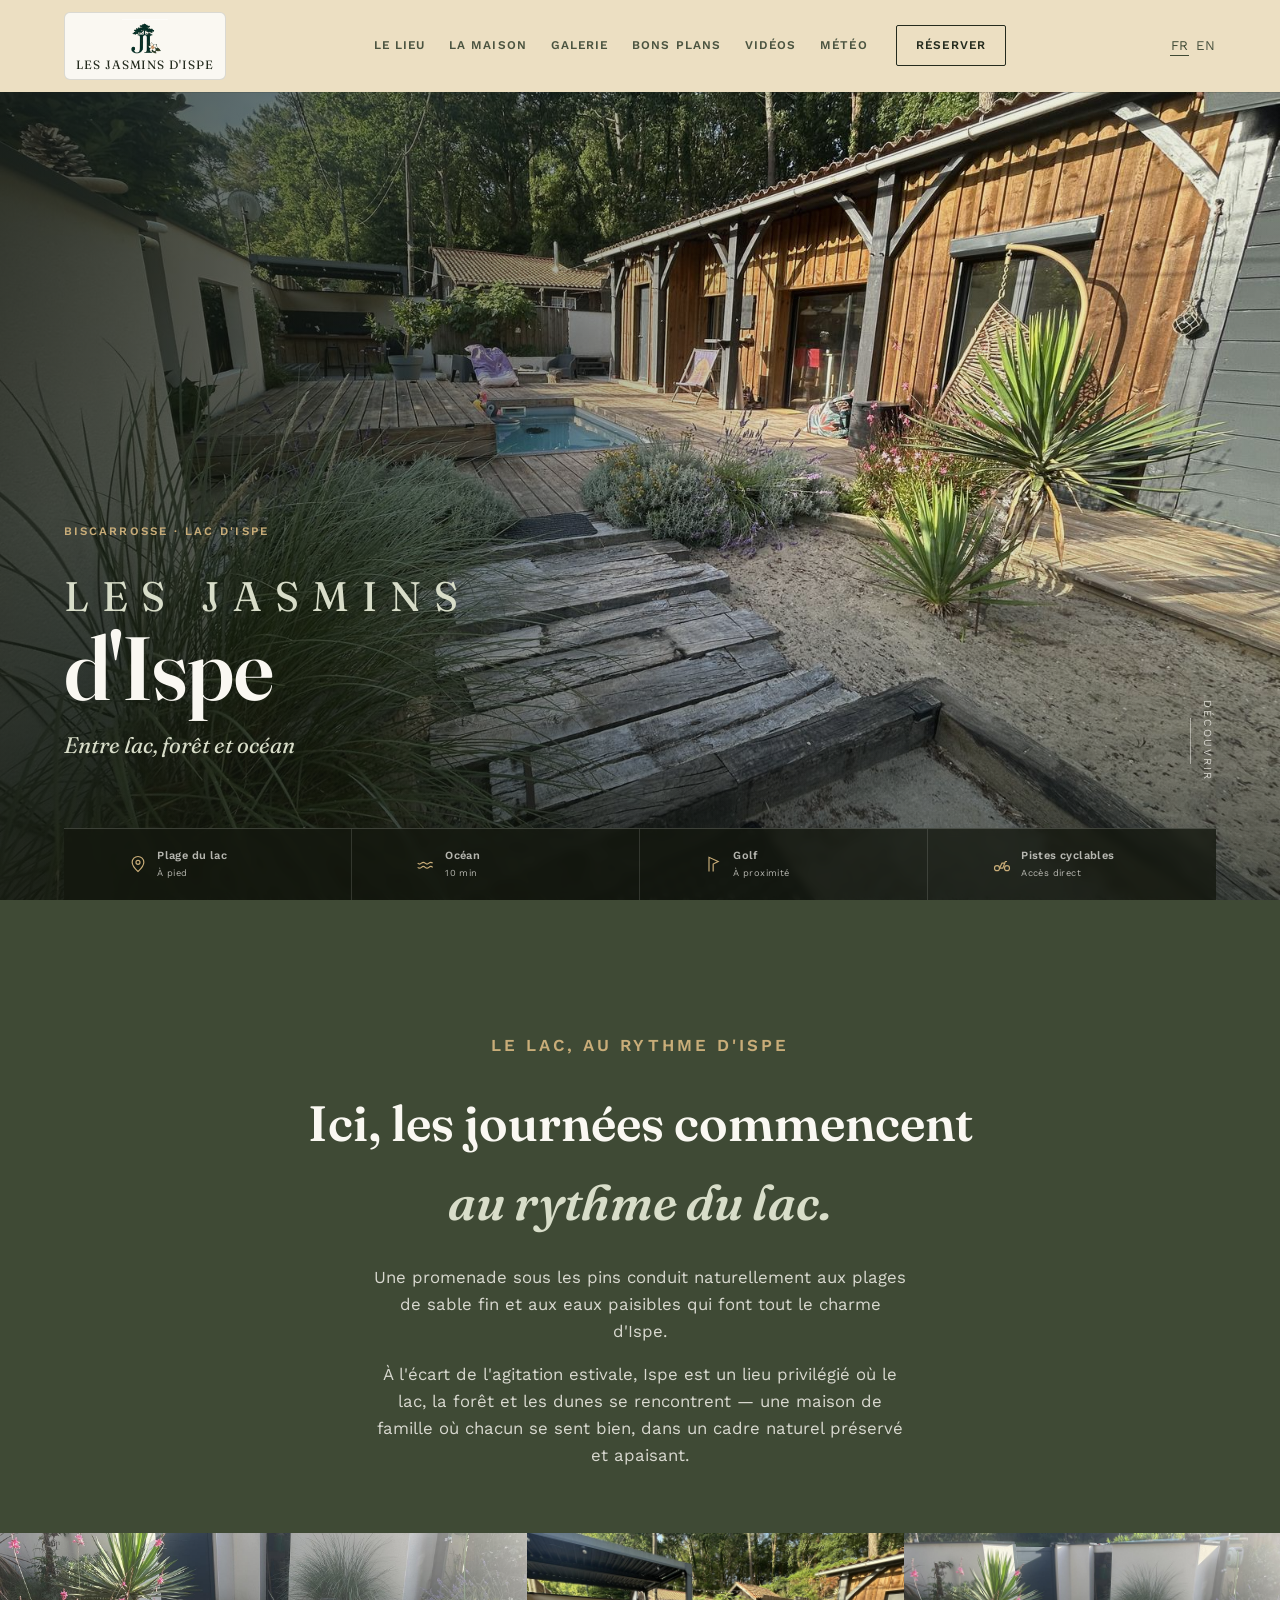
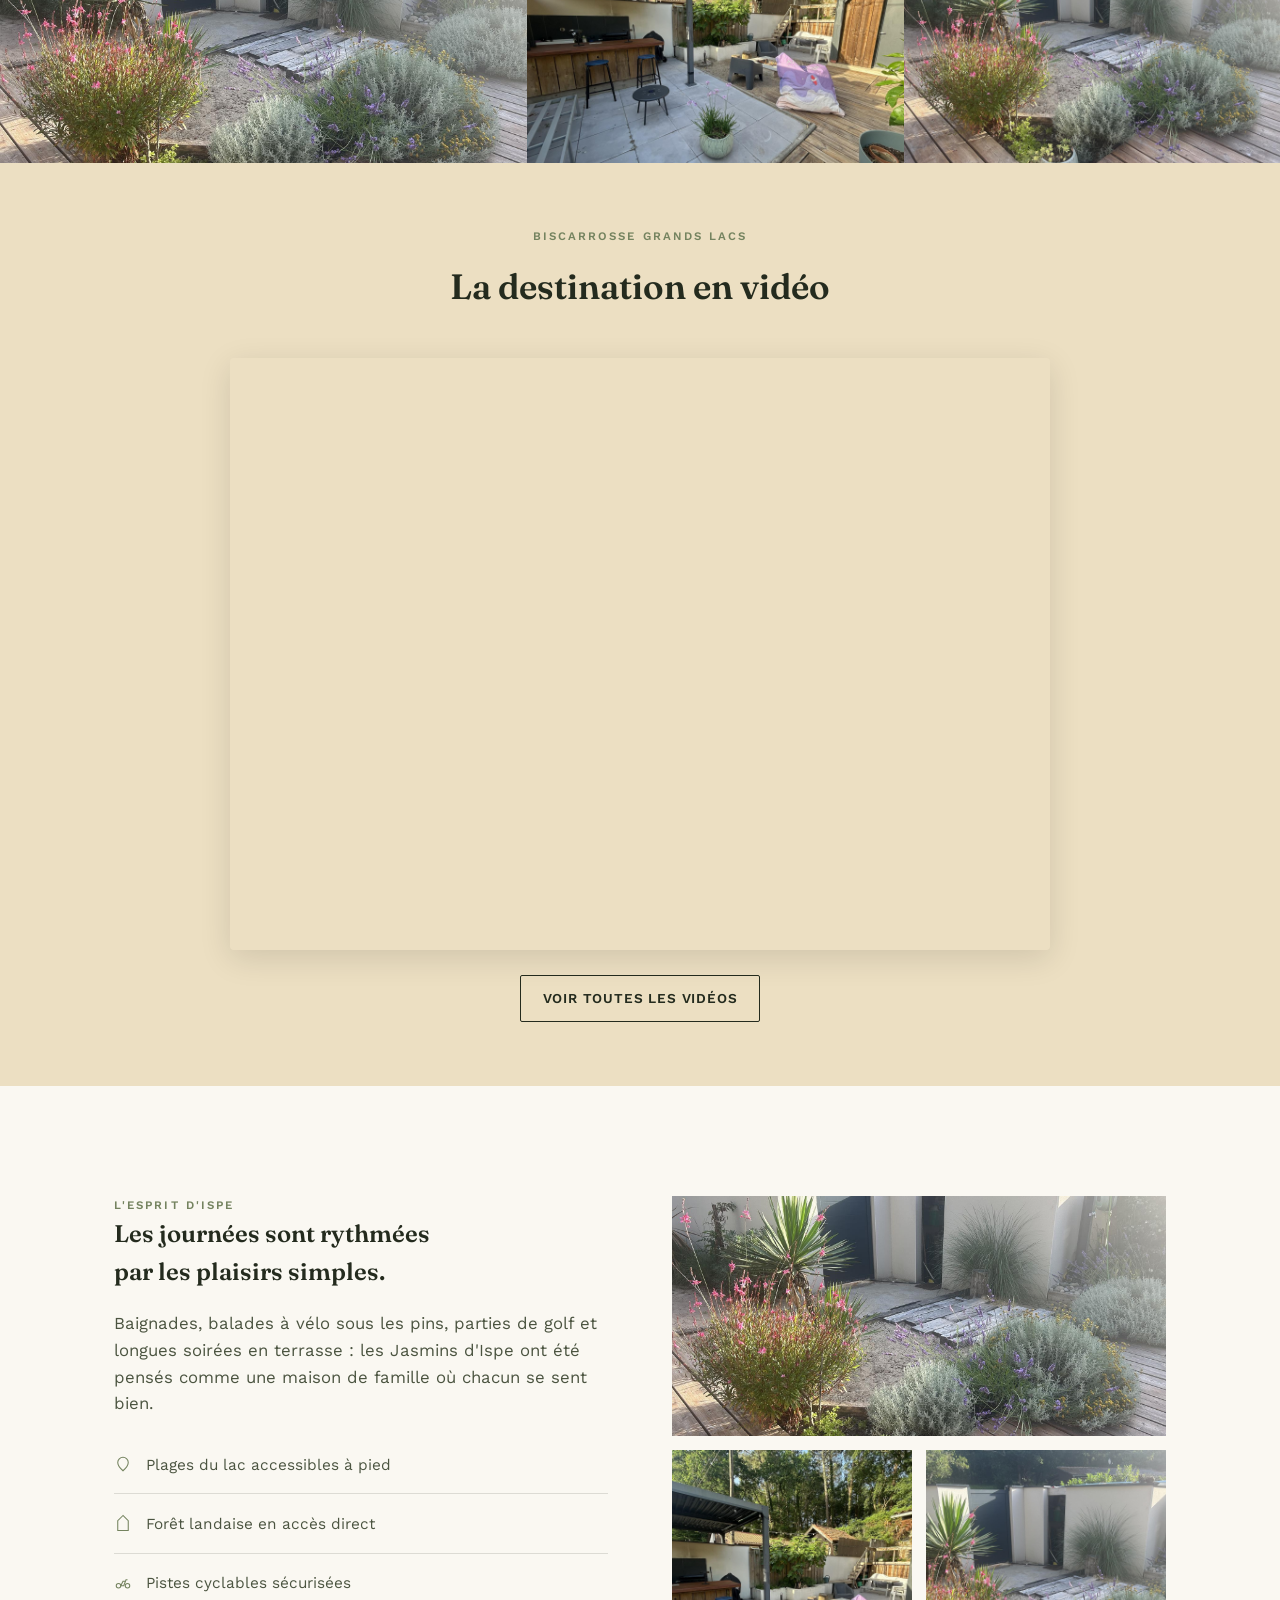
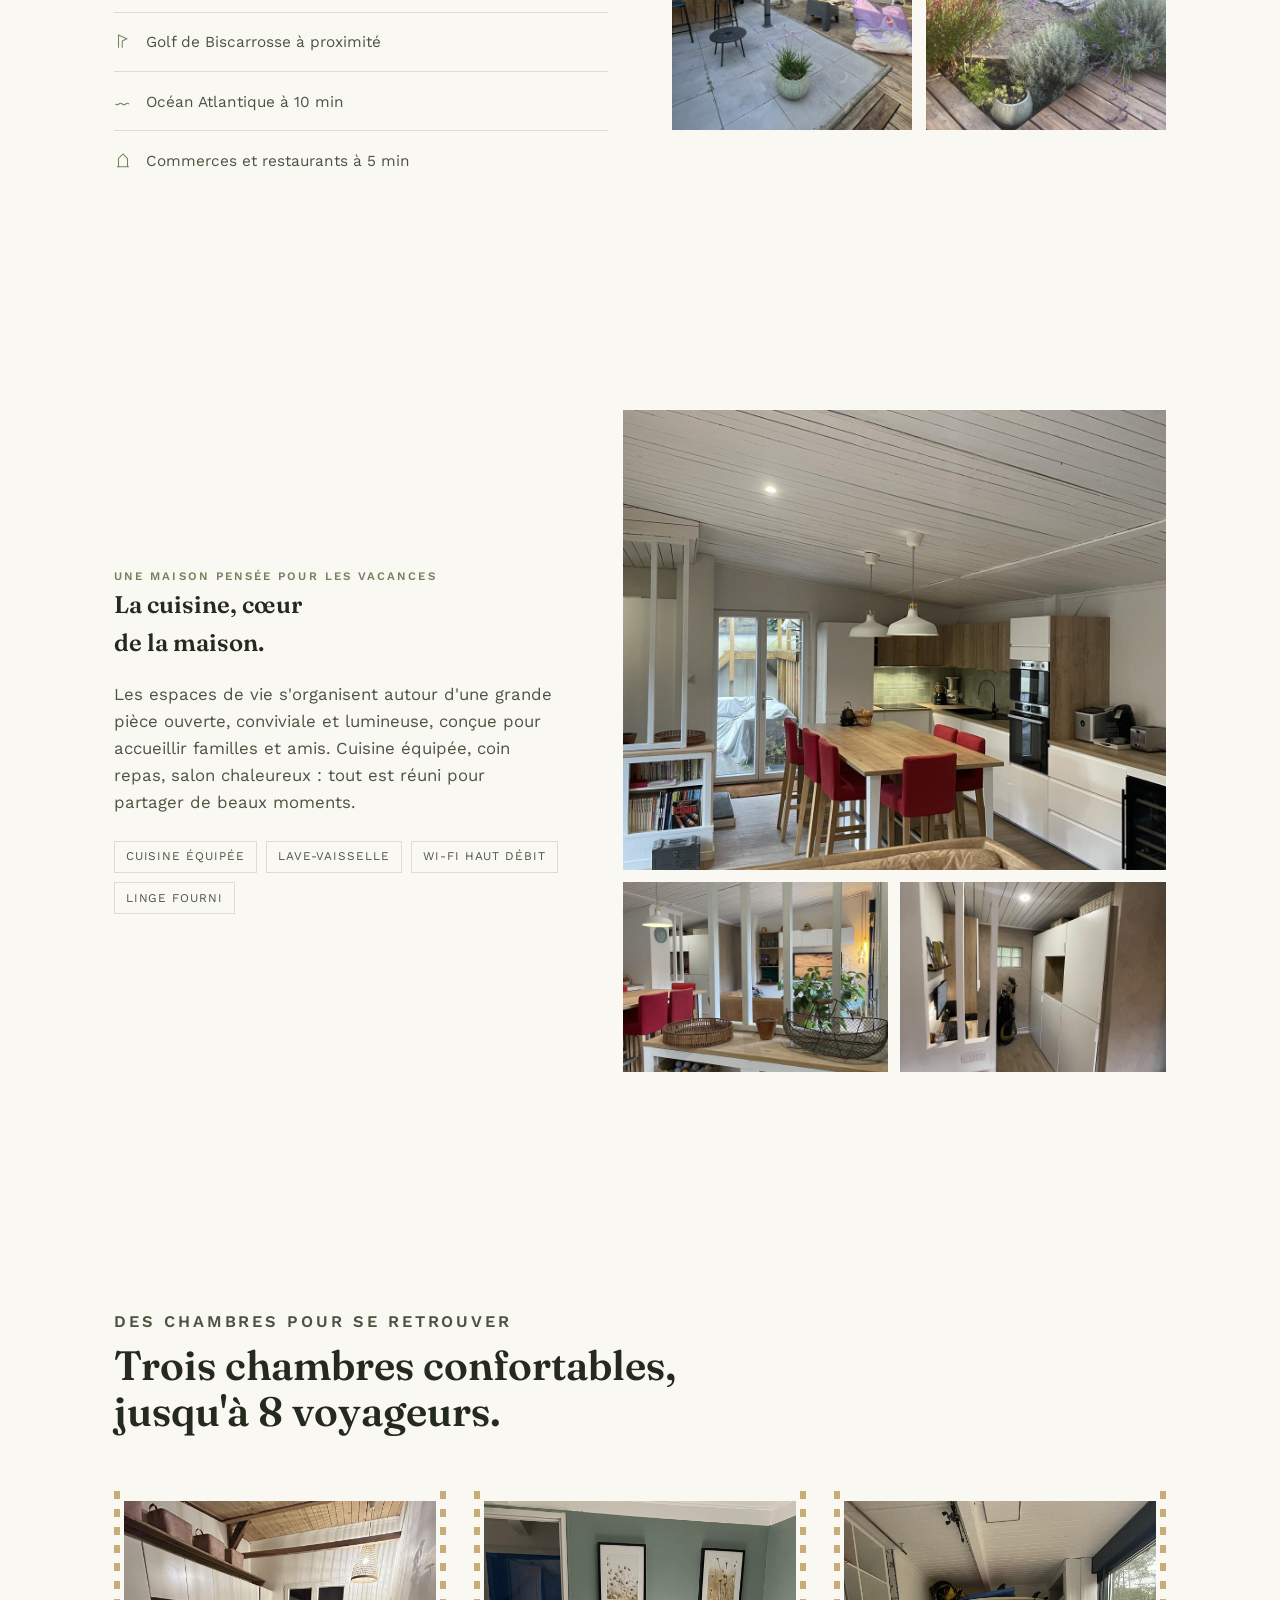
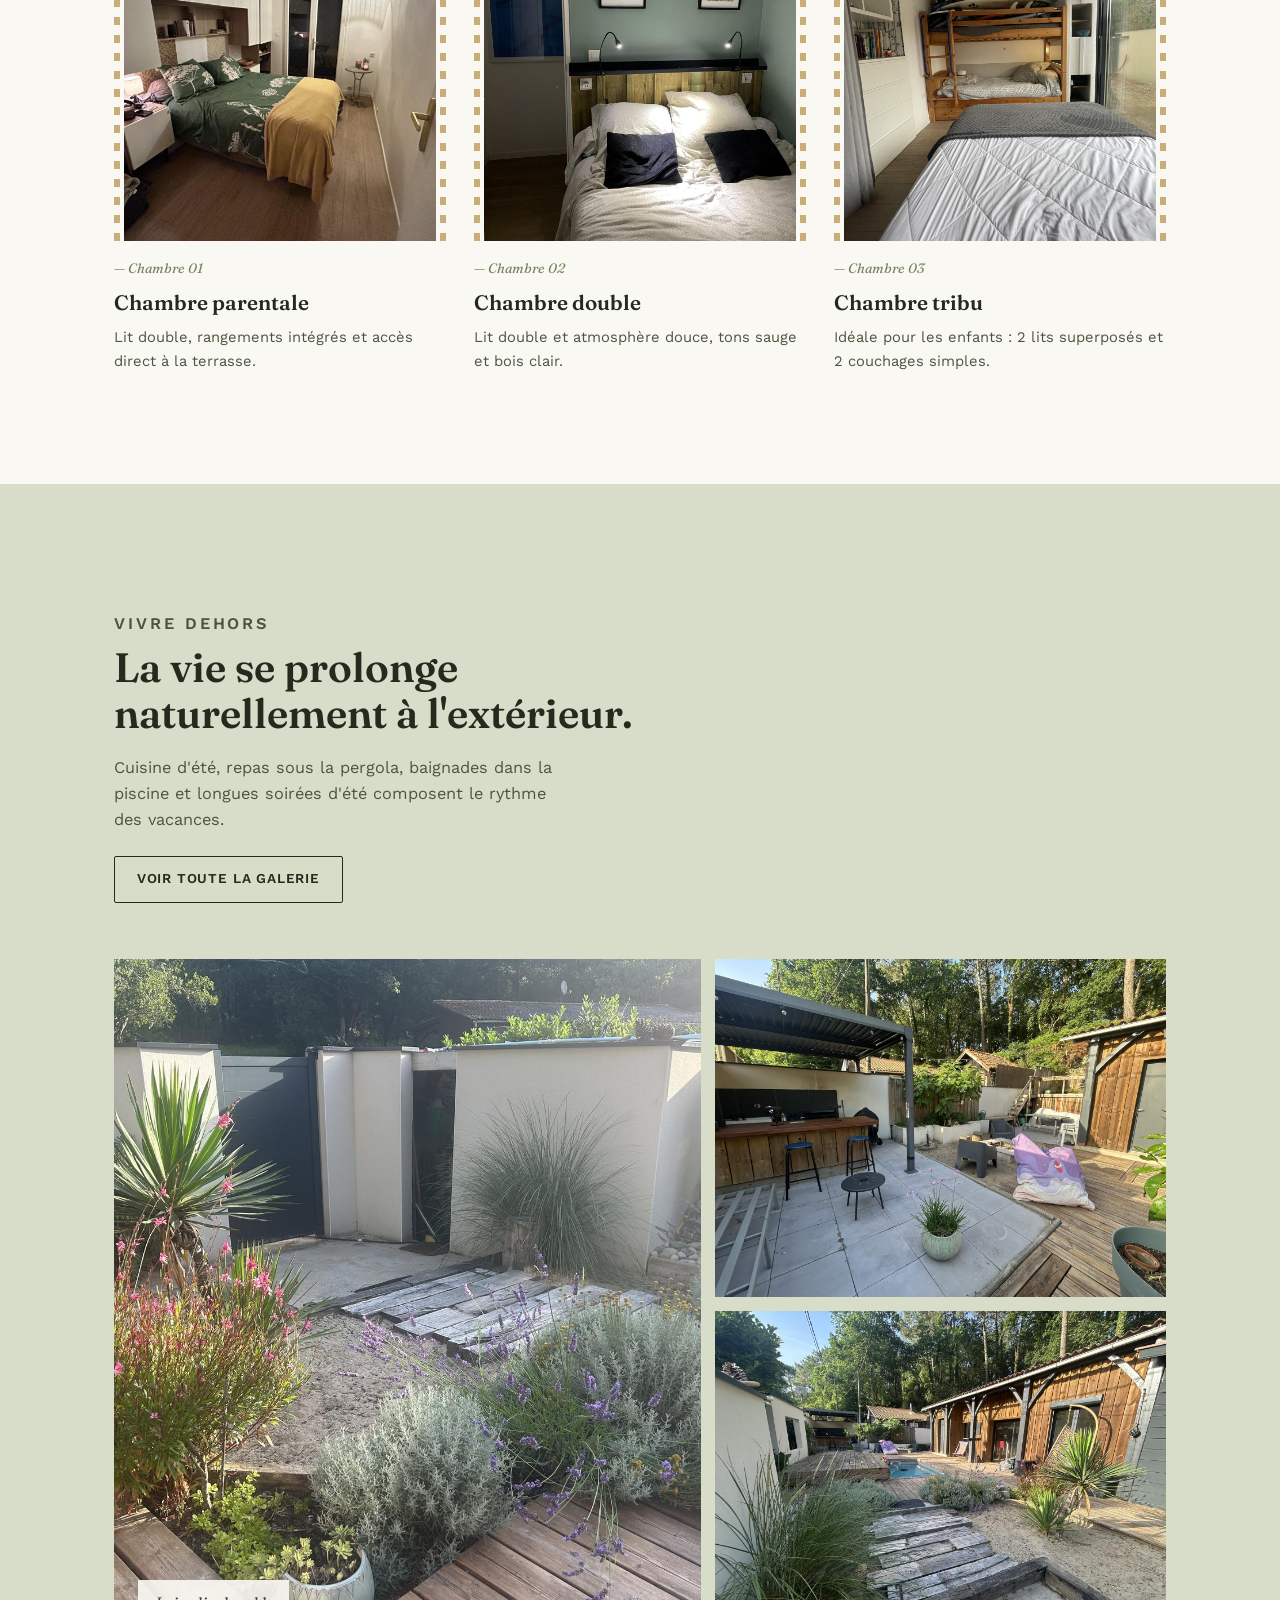
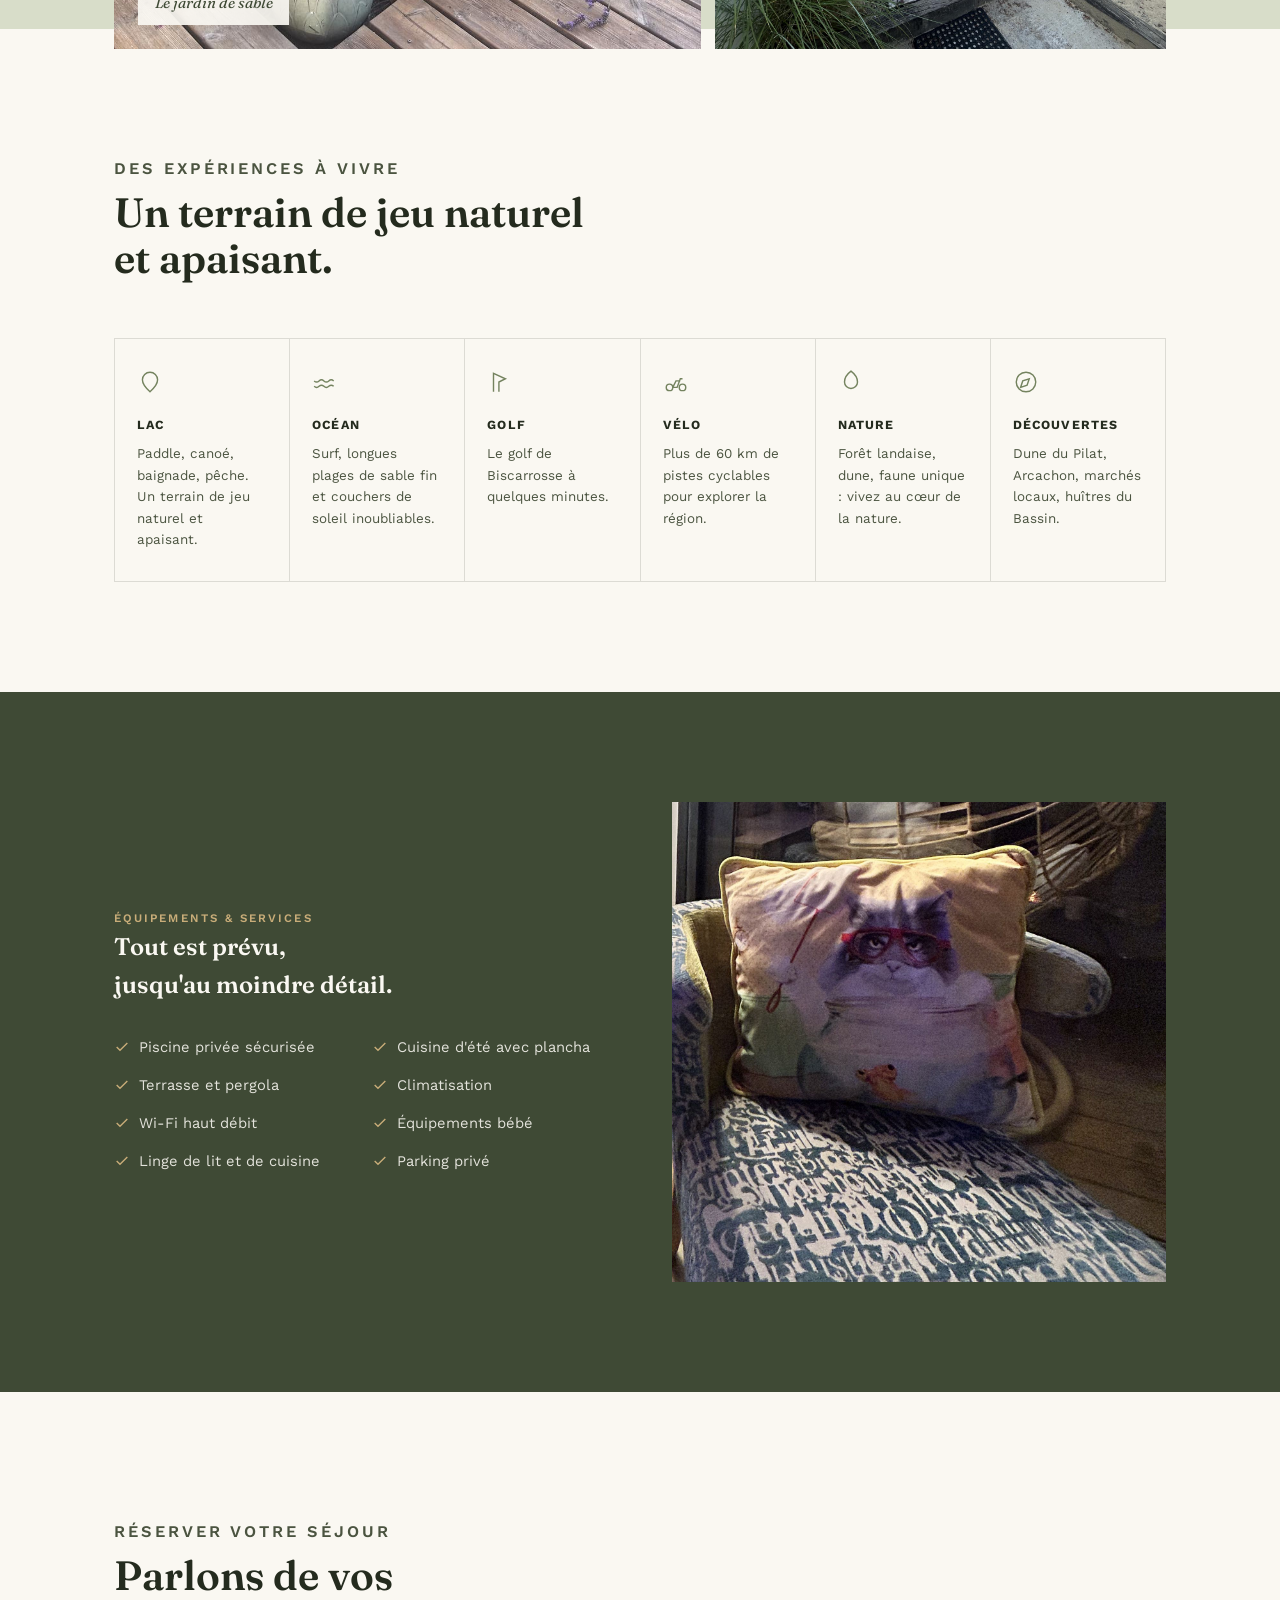
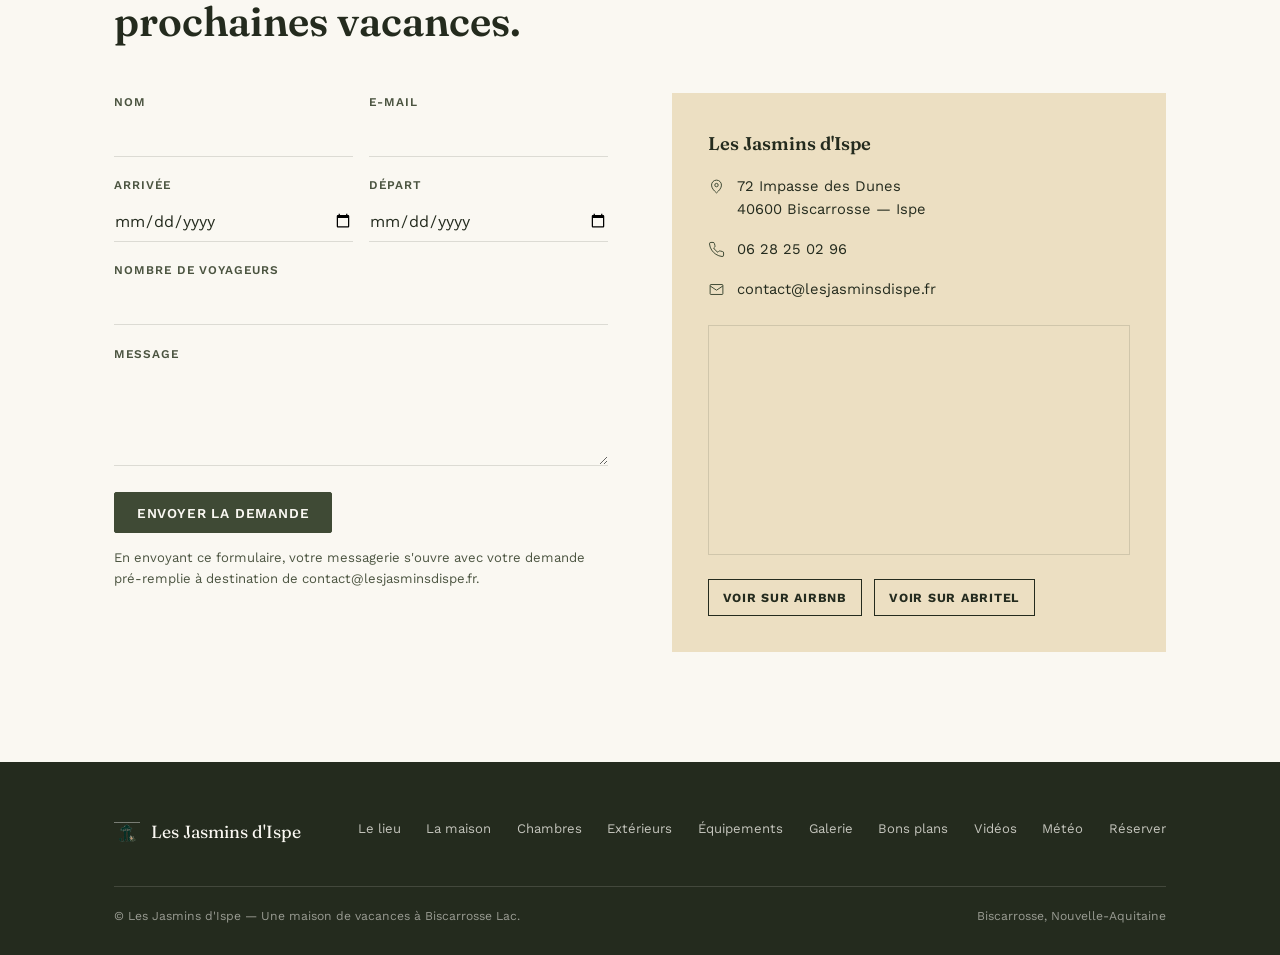
<file: index.html>
<!DOCTYPE html>
<html lang="fr">
<head>
<meta charset="UTF-8">
<meta name="viewport" content="width=device-width, initial-scale=1.0">
<title>Les Jasmins d'Ispe — Maison de vacances entre lac, forêt et océan, Biscarrosse</title>
<meta name="description" content="Les Jasmins d'Ispe : maison de vacances avec piscine privée à Biscarrosse-Ispe, entre lac, forêt landaise et océan. 3 chambres, jusqu'à 8 voyageurs.">
<link rel="icon" href="images/favicon.ico" sizes="any">
<link rel="icon" type="image/png" sizes="32x32" href="images/favicon-32.png">
<link rel="icon" type="image/png" sizes="16x16" href="images/favicon-16.png">
<link rel="icon" type="image/png" sizes="192x192" href="images/favicon-192.png">
<link rel="apple-touch-icon" sizes="180x180" href="images/apple-touch-icon.png">
<link rel="preconnect" href="https://fonts.googleapis.com">
<link rel="preconnect" href="https://fonts.gstatic.com" crossorigin>
<link href="https://fonts.googleapis.com/css2?family=Fraunces:ital,opsz,wght@0,9..144,400;0,9..144,600;1,9..144,500&family=Work+Sans:wght@400;500;600;700&display=swap" rel="stylesheet">
<link rel="stylesheet" href="styles.css">
</head>
<body>

<!-- ================= HEADER ================= -->
<header class="site-header" id="siteHeader">
  <a href="#top" class="brand">
    <img src="images/logo-mark.png" alt="" class="brand-mark">
    Les Jasmins d'Ispe
  </a>
  <nav class="main-nav" id="mainNav">
    <a href="#lieu" data-lang="fr">Le lieu</a><a href="#lieu" data-lang="en" hidden>The place</a>
    <a href="#maison" data-lang="fr">La maison</a><a href="#maison" data-lang="en" hidden>The house</a>
    <a href="gallery.html" data-lang="fr">Galerie</a><a href="gallery.html" data-lang="en" hidden>Gallery</a>
    <a href="conseils.html" data-lang="fr">Bons plans</a><a href="conseils.html" data-lang="en" hidden>Tips</a>
    <a href="videos.html" data-lang="fr">Vidéos</a><a href="videos.html" data-lang="en" hidden>Videos</a>
    <a href="meteo.html" data-lang="fr">Météo</a><a href="meteo.html" data-lang="en" hidden>Weather</a>
    <a href="#reserver" class="btn btn-ghost" data-lang="fr">Réserver</a><a href="#reserver" class="btn btn-ghost" data-lang="en" hidden>Book</a>
  </nav>
  <div class="lang-switch" role="group" aria-label="Language">
    <button type="button" data-set-lang="fr" class="active">FR</button><button type="button" data-set-lang="en">EN</button>
  </div>
  <button class="nav-toggle" id="navToggle" aria-label="Menu">
    <span></span><span></span><span></span>
  </button>
</header>

<!-- ================= HERO ================= -->
<section class="hero" id="top">
  <img src="images/hero-exterieur.jpg" alt="Terrasse en bois, piscine et maison en bardage bois des Jasmins d'Ispe au coucher du soleil">
  <div class="hero-content">
    <div class="hero-text">
      <p class="eyebrow">Biscarrosse · Lac d'Ispe</p>
      <h1><small>Les Jasmins</small>d'Ispe</h1>
      <p class="sub" data-lang="fr">Entre lac, forêt et océan</p>
      <p class="sub" data-lang="en" hidden>Between lake, forest and ocean</p>
    </div>
    <div class="hero-facts">
      <div class="hero-fact">
        <svg viewBox="0 0 24 24" fill="none" stroke-width="1.4"><path d="M12 21c4-3.5 7-7 7-11a7 7 0 1 0-14 0c0 4 3 7.5 7 11z"/><circle cx="12" cy="10" r="2.4"/></svg>
        <span>
          <strong data-lang="fr">Plage du lac</strong><strong data-lang="en" hidden>Lake beach</strong>
          <span data-lang="fr">À pied</span><span data-lang="en" hidden>On foot</span>
        </span>
      </div>
      <div class="hero-fact">
        <svg viewBox="0 0 24 24" fill="none" stroke-width="1.4"><path d="M2 16c1.5 1.4 3 1.4 4.5 0s3-1.4 4.5 0 3 1.4 4.5 0 3-1.4 4.5 0M2 11c1.5 1.4 3 1.4 4.5 0s3-1.4 4.5 0 3 1.4 4.5 0 3-1.4 4.5 0"/></svg>
        <span>
          <strong data-lang="fr">Océan</strong><strong data-lang="en" hidden>Ocean</strong>
          <span>10 min</span>
        </span>
      </div>
      <div class="hero-fact">
        <svg viewBox="0 0 24 24" fill="none" stroke-width="1.4"><path d="M6 21V4l11 5-6 3v9"/></svg>
        <span>
          <strong>Golf</strong>
          <span data-lang="fr">À proximité</span><span data-lang="en" hidden>Nearby</span>
        </span>
      </div>
      <div class="hero-fact">
        <svg viewBox="0 0 24 24" fill="none" stroke-width="1.4"><circle cx="6" cy="17" r="3"/><circle cx="18" cy="17" r="3"/><path d="M9 17h4l3-8h2M9 17l3-6h4"/></svg>
        <span>
          <strong data-lang="fr">Pistes cyclables</strong><strong data-lang="en" hidden>Cycling paths</strong>
          <span data-lang="fr">Accès direct</span><span data-lang="en" hidden>Direct access</span>
        </span>
      </div>
    </div>
  </div>
  <div class="scroll-cue">
    <span data-lang="fr">Découvrir</span><span data-lang="en" hidden>Explore</span>
    <span class="line"></span>
  </div>
</section>

<!-- ================= INTRO / LE LAC ================= -->
<section class="intro" id="lieu">
  <div class="container reveal">
    <p class="eyebrow" data-lang="fr">Le lac, au rythme d'Ispe</p>
    <p class="eyebrow" data-lang="en" hidden>The lake, at Ispe's pace</p>

    <h2 data-lang="fr">Ici, les journées commencent<br><em>au rythme du lac.</em></h2>
    <h2 data-lang="en" hidden>Here, days begin<br><em>at the lake's pace.</em></h2>

    <p data-lang="fr">Une promenade sous les pins conduit naturellement aux plages de sable fin et aux eaux paisibles qui font tout le charme d'Ispe.</p>
    <p data-lang="en" hidden>A walk beneath the pines leads naturally to fine sandy beaches and calm waters — the very charm of Ispe.</p>

    <p data-lang="fr">À l'écart de l'agitation estivale, Ispe est un lieu privilégié où le lac, la forêt et les dunes se rencontrent — une maison de famille où chacun se sent bien, dans un cadre naturel préservé et apaisant.</p>
    <p data-lang="en" hidden>Away from the summer bustle, Ispe is a special place where the lake, the forest and the dunes meet — a family home where everyone feels at ease, in a preserved, soothing natural setting.</p>
  </div>
  <div class="intro-strip">
    <img src="images/jardin-deck.jpg" alt="Terrasse en bois et jardin de dunes planté de lavande et graminées">
    <img src="images/bar-exterieur.jpg" alt="Bar extérieur sous pergola">
    <img src="images/jardin-deck.jpg" alt="Allée en bois traversant le jardin de sable">
  </div>
</section>

<!-- ================= VIDEO TEASER ================= -->
<section style="padding:64px 0; background:var(--sable-pale);">
  <div class="container reveal" style="text-align:center;">
    <p class="eyebrow" data-lang="fr">Biscarrosse Grands Lacs</p>
    <p class="eyebrow" data-lang="en" hidden>Biscarrosse Grands Lacs</p>
    <h2 style="font-family:var(--display); font-size:clamp(1.6rem,3vw,2.2rem); margin:.4em 0 1.2em;" data-lang="fr">La destination en vidéo</h2>
    <h2 style="font-family:var(--display); font-size:clamp(1.6rem,3vw,2.2rem); margin:.4em 0 1.2em;" data-lang="en" hidden>The destination in video</h2>
    <div style="position:relative; padding-bottom:56.25%; height:0; overflow:hidden; border-radius:4px; max-width:820px; margin:0 auto; box-shadow:0 8px 32px rgba(0,0,0,.12);">
      <iframe
        src="https://www.youtube.com/embed/nDcdccu1ciE"
        title="Biscarrosse Grands Lacs"
        style="position:absolute; top:0; left:0; width:100%; height:100%;"
        frameborder="0"
        allow="accelerometer; autoplay; clipboard-write; encrypted-media; gyroscope; picture-in-picture"
        allowfullscreen></iframe>
    </div>
    <p style="margin-top:1.6em">
      <a href="videos.html" class="btn btn-line" data-lang="fr">Voir toutes les vidéos</a>
      <a href="videos.html" class="btn btn-line" data-lang="en" hidden>See all videos</a>
    </p>
  </div>
</section>

<!-- ================= ESPRIT + SITUATION ================= -->
<section class="esprit">
  <div class="container">
    <div class="grid">
      <div class="reveal">
        <p class="eyebrow" data-lang="fr">L'esprit d'Ispe</p>
        <p class="eyebrow" data-lang="en" hidden>The spirit of Ispe</p>

        <h2 class="section-head" style="margin-bottom:0" data-lang="fr">Les journées sont rythmées<br>par les plaisirs simples.</h2>
        <h2 class="section-head" style="margin-bottom:0" data-lang="en" hidden>Days are shaped<br>by simple pleasures.</h2>

        <p class="lede" style="margin-top:1.1em" data-lang="fr">Baignades, balades à vélo sous les pins, parties de golf et longues soirées en terrasse : les Jasmins d'Ispe ont été pensés comme une maison de famille où chacun se sent bien.</p>
        <p class="lede" style="margin-top:1.1em" data-lang="en" hidden>Swims, bike rides beneath the pines, rounds of golf and long evenings on the terrace: Les Jasmins d'Ispe was designed as a family home where everyone feels welcome.</p>

        <ul class="esprit-list">
          <li><svg viewBox="0 0 24 24" fill="none" stroke-width="1.4"><path d="M12 21c4-3.5 7-7 7-11a7 7 0 1 0-14 0c0 4 3 7.5 7 11z"/></svg><span data-lang="fr">Plages du lac accessibles à pied</span><span data-lang="en" hidden>Lake beaches within walking distance</span></li>
          <li><svg viewBox="0 0 24 24" fill="none" stroke-width="1.4"><path d="M12 2 5 9v13h14V9z"/></svg><span data-lang="fr">Forêt landaise en accès direct</span><span data-lang="en" hidden>Direct access to the Landes forest</span></li>
          <li><svg viewBox="0 0 24 24" fill="none" stroke-width="1.4"><circle cx="6" cy="17" r="3"/><circle cx="18" cy="17" r="3"/><path d="M9 17h4l3-8h2M9 17l3-6h4"/></svg><span data-lang="fr">Pistes cyclables sécurisées</span><span data-lang="en" hidden>Safe cycling paths</span></li>
          <li><svg viewBox="0 0 24 24" fill="none" stroke-width="1.4"><path d="M6 21V4l11 5-6 3v9"/></svg><span data-lang="fr">Golf de Biscarrosse à proximité</span><span data-lang="en" hidden>Biscarrosse golf course nearby</span></li>
          <li><svg viewBox="0 0 24 24" fill="none" stroke-width="1.4"><path d="M2 16c1.5 1.4 3 1.4 4.5 0s3-1.4 4.5 0 3 1.4 4.5 0 3-1.4 4.5 0"/></svg><span data-lang="fr">Océan Atlantique à 10 min</span><span data-lang="en" hidden>Atlantic Ocean 10 minutes away</span></li>
          <li><svg viewBox="0 0 24 24" fill="none" stroke-width="1.4"><path d="M4 21h16M6 21V10l6-6 6 6v11"/></svg><span data-lang="fr">Commerces et restaurants à 5 min</span><span data-lang="en" hidden>Shops and restaurants 5 minutes away</span></li>
        </ul>
      </div>
      <div class="esprit-photos reveal">
        <img class="full" src="images/jardin-deck.jpg" alt="Vue d'ensemble du jardin planté entre la terrasse et le cabanon">
        <img src="images/bar-exterieur.jpg" alt="Coin bar et pergola extérieure">
        <img src="images/jardin-deck.jpg" alt="Sentier en bois traversant les massifs de lavande">
      </div>
    </div>
  </div>
</section>

<!-- ================= MAISON ================= -->
<section class="split" id="maison">
  <div class="container">
    <div class="split-grid reverse">
      <div class="split-media reveal">
        <img class="hero-shot" src="images/cuisine-salon.jpg" alt="Cuisine ouverte sur la salle à manger, grande table en bois et chaises rouges">
        <div class="pair">
          <img src="images/cuisine-detail.jpg" alt="Plan de travail de la cuisine avec paniers en osier">
          <img src="images/rangement-golf.jpg" alt="Rangement et dégagement de la maison">
        </div>
      </div>
      <div class="split-text reveal">
        <p class="eyebrow" data-lang="fr">Une maison pensée pour les vacances</p>
        <p class="eyebrow" data-lang="en" hidden>A house designed for holidays</p>

        <h2 class="section-head" style="margin-bottom:0" data-lang="fr">La cuisine, cœur<br>de la maison.</h2>
        <h2 class="section-head" style="margin-bottom:0" data-lang="en" hidden>The kitchen, heart<br>of the house.</h2>

        <p class="lede" style="margin-top:1.1em" data-lang="fr">Les espaces de vie s'organisent autour d'une grande pièce ouverte, conviviale et lumineuse, conçue pour accueillir familles et amis. Cuisine équipée, coin repas, salon chaleureux : tout est réuni pour partager de beaux moments.</p>
        <p class="lede" style="margin-top:1.1em" data-lang="en" hidden>The living spaces are arranged around one large open, bright and convivial room, designed to welcome family and friends. A fully equipped kitchen, dining area and cosy lounge: everything is here to share great moments.</p>

        <div class="tag-list">
          <span data-lang="fr">Cuisine équipée</span><span data-lang="en" hidden>Fully equipped kitchen</span>
          <span data-lang="fr">Lave-vaisselle</span><span data-lang="en" hidden>Dishwasher</span>
          <span data-lang="fr">Wi-Fi haut débit</span><span data-lang="en" hidden>High-speed Wi-Fi</span>
          <span data-lang="fr">Linge fourni</span><span data-lang="en" hidden>Linens provided</span>
        </div>
      </div>
    </div>
  </div>
</section>

<!-- ================= CHAMBRES ================= -->
<section class="chambres" id="chambres">
  <div class="container">
    <div class="section-head reveal">
      <p class="eyebrow" data-lang="fr">Des chambres pour se retrouver</p>
      <p class="eyebrow" data-lang="en" hidden>Bedrooms to gather in</p>
      <h2 data-lang="fr">Trois chambres confortables,<br>jusqu'à 8 voyageurs.</h2>
      <h2 data-lang="en" hidden>Three comfortable bedrooms,<br>for up to 8 guests.</h2>
    </div>
    <div class="room-grid">
      <article class="room-card reveal">
        <div class="room-frame">
          <figure><img src="images/chambre-parentale.jpg" alt="Chambre parentale avec parure de lit verte à motif floral"></figure>
        </div>
        <p class="room-num" data-lang="fr">— Chambre 01</p><p class="room-num" data-lang="en" hidden>— Room 01</p>
        <h3 data-lang="fr">Chambre parentale</h3><h3 data-lang="en" hidden>Main bedroom</h3>
        <p data-lang="fr">Lit double, rangements intégrés et accès direct à la terrasse.</p>
        <p data-lang="en" hidden>Double bed, built-in storage and direct access to the terrace.</p>
      </article>
      <article class="room-card reveal">
        <div class="room-frame">
          <figure><img src="images/chambre-double.jpg" alt="Chambre double aux murs verts avec deux liseuses de chevet"></figure>
        </div>
        <p class="room-num" data-lang="fr">— Chambre 02</p><p class="room-num" data-lang="en" hidden>— Room 02</p>
        <h3 data-lang="fr">Chambre double</h3><h3 data-lang="en" hidden>Double room</h3>
        <p data-lang="fr">Lit double et atmosphère douce, tons sauge et bois clair.</p>
        <p data-lang="en" hidden>Double bed in a soft atmosphere of sage tones and light wood.</p>
      </article>
      <article class="room-card reveal">
        <div class="room-frame">
          <figure><img src="images/chambre-tribu.jpg" alt="Chambre tribu avec lits superposés en bois et planches de surf rangées au-dessus"></figure>
        </div>
        <p class="room-num" data-lang="fr">— Chambre 03</p><p class="room-num" data-lang="en" hidden>— Room 03</p>
        <h3 data-lang="fr">Chambre tribu</h3><h3 data-lang="en" hidden>Bunk room</h3>
        <p data-lang="fr">Idéale pour les enfants : 2 lits superposés et 2 couchages simples.</p>
        <p data-lang="en" hidden>Perfect for children: 2 bunk beds and 2 single sleeping spaces.</p>
      </article>
    </div>
  </div>
</section>

<!-- ================= VIVRE DEHORS ================= -->
<section class="dehors" id="dehors">
  <div class="container">
    <div class="section-head reveal">
      <p class="eyebrow" data-lang="fr">Vivre dehors</p>
      <p class="eyebrow" data-lang="en" hidden>Outdoor living</p>
      <h2 data-lang="fr">La vie se prolonge<br>naturellement à l'extérieur.</h2>
      <h2 data-lang="en" hidden>Life naturally carries on<br>outdoors.</h2>
      <p data-lang="fr">Cuisine d'été, repas sous la pergola, baignades dans la piscine et longues soirées d'été composent le rythme des vacances.</p>
      <p data-lang="en" hidden>An outdoor kitchen, meals under the pergola, swims in the pool and long summer evenings set the pace of the holidays.</p>
      <p style="margin-top:1.4em">
        <a href="gallery.html" class="btn btn-line" data-lang="fr">Voir toute la galerie</a>
        <a href="gallery.html" class="btn btn-line" data-lang="en" hidden>View the full gallery</a>
      </p>
    </div>
    <div class="dehors-gallery reveal">
      <div class="big">
        <img src="images/jardin-deck.jpg" alt="Terrasse en bois et jardin planté de lavande et graminées, vue principale">
        <span class="tag" data-lang="fr">Le jardin de sable</span><span class="tag" data-lang="en" hidden>The sand garden</span>
      </div>
      <div><img src="images/bar-exterieur.jpg" alt="Bar et pergola extérieurs"></div>
      <div><img src="images/hero-exterieur.jpg" alt="Maison en bois et piscine vues depuis le jardin"></div>
    </div>
  </div>
</section>

<!-- ================= EXPERIENCES ================= -->
<section class="experiences">
  <div class="container">
    <div class="section-head reveal">
      <p class="eyebrow" data-lang="fr">Des expériences à vivre</p>
      <p class="eyebrow" data-lang="en" hidden>Experiences to enjoy</p>
      <h2 data-lang="fr">Un terrain de jeu naturel<br>et apaisant.</h2>
      <h2 data-lang="en" hidden>A natural and<br>soothing playground.</h2>
    </div>
    <div class="exp-grid reveal">
      <div class="exp-card">
        <svg viewBox="0 0 24 24" fill="none" stroke-width="1.3"><path d="M12 21c4-3.5 7-7 7-11a7 7 0 1 0-14 0c0 4 3 7.5 7 11z"/></svg>
        <h4 data-lang="fr">Lac</h4><h4 data-lang="en" hidden>Lake</h4>
        <p data-lang="fr">Paddle, canoé, baignade, pêche. Un terrain de jeu naturel et apaisant.</p>
        <p data-lang="en" hidden>Paddleboarding, canoeing, swimming, fishing. A natural and soothing playground.</p>
      </div>
      <div class="exp-card">
        <svg viewBox="0 0 24 24" fill="none" stroke-width="1.3"><path d="M2 16c1.5 1.4 3 1.4 4.5 0s3-1.4 4.5 0 3 1.4 4.5 0 3-1.4 4.5 0M2 11c1.5 1.4 3 1.4 4.5 0s3-1.4 4.5 0 3 1.4 4.5 0 3-1.4 4.5 0"/></svg>
        <h4 data-lang="fr">Océan</h4><h4 data-lang="en" hidden>Ocean</h4>
        <p data-lang="fr">Surf, longues plages de sable fin et couchers de soleil inoubliables.</p>
        <p data-lang="en" hidden>Surfing, long sandy beaches and unforgettable sunsets.</p>
      </div>
      <div class="exp-card">
        <svg viewBox="0 0 24 24" fill="none" stroke-width="1.3"><path d="M6 21V4l11 5-6 3v9"/></svg>
        <h4>Golf</h4>
        <p data-lang="fr">Le golf de Biscarrosse à quelques minutes.</p>
        <p data-lang="en" hidden>Biscarrosse golf course just minutes away.</p>
      </div>
      <div class="exp-card">
        <svg viewBox="0 0 24 24" fill="none" stroke-width="1.3"><circle cx="6" cy="17" r="3"/><circle cx="18" cy="17" r="3"/><path d="M9 17h4l3-8h2M9 17l3-6h4"/></svg>
        <h4 data-lang="fr">Vélo</h4><h4 data-lang="en" hidden>Cycling</h4>
        <p data-lang="fr">Plus de 60 km de pistes cyclables pour explorer la région.</p>
        <p data-lang="en" hidden>Over 60 km of cycling paths to explore the area.</p>
      </div>
      <div class="exp-card">
        <svg viewBox="0 0 24 24" fill="none" stroke-width="1.3"><path d="M12 2c4 3 6 6 6 10a6 6 0 1 1-12 0c0-4 2-7 6-10z"/></svg>
        <h4 data-lang="fr">Nature</h4><h4 data-lang="en" hidden>Nature</h4>
        <p data-lang="fr">Forêt landaise, dune, faune unique : vivez au cœur de la nature.</p>
        <p data-lang="en" hidden>Landes forest, dunes, unique wildlife: live at the heart of nature.</p>
      </div>
      <div class="exp-card">
        <svg viewBox="0 0 24 24" fill="none" stroke-width="1.3"><circle cx="12" cy="12" r="9"/><path d="m15 9-2 6-6 2 2-6 6-2z"/></svg>
        <h4 data-lang="fr">Découvertes</h4><h4 data-lang="en" hidden>Discoveries</h4>
        <p data-lang="fr">Dune du Pilat, Arcachon, marchés locaux, huîtres du Bassin.</p>
        <p data-lang="en" hidden>Dune du Pilat, Arcachon, local markets, oysters from the Bassin.</p>
      </div>
    </div>
  </div>
</section>

<!-- ================= EQUIPEMENTS ================= -->
<section class="equip" id="equipements">
  <div class="container">
    <div class="grid">
      <div class="reveal">
        <p class="eyebrow" data-lang="fr">Équipements &amp; services</p>
        <p class="eyebrow" data-lang="en" hidden>Amenities &amp; services</p>
        <h2 class="section-head" style="margin-bottom:0" data-lang="fr">Tout est prévu,<br>jusqu'au moindre détail.</h2>
        <h2 class="section-head" style="margin-bottom:0" data-lang="en" hidden>Everything is provided,<br>down to the smallest detail.</h2>
        <ul class="check-list">
          <li><svg viewBox="0 0 24 24" fill="none" stroke-width="2"><path d="M4 12l5 5L20 6"/></svg><span data-lang="fr">Piscine privée sécurisée</span><span data-lang="en" hidden>Secure private pool</span></li>
          <li><svg viewBox="0 0 24 24" fill="none" stroke-width="2"><path d="M4 12l5 5L20 6"/></svg><span data-lang="fr">Cuisine d'été avec plancha</span><span data-lang="en" hidden>Outdoor kitchen with plancha grill</span></li>
          <li><svg viewBox="0 0 24 24" fill="none" stroke-width="2"><path d="M4 12l5 5L20 6"/></svg><span data-lang="fr">Terrasse et pergola</span><span data-lang="en" hidden>Terrace and pergola</span></li>
          <li><svg viewBox="0 0 24 24" fill="none" stroke-width="2"><path d="M4 12l5 5L20 6"/></svg><span data-lang="fr">Climatisation</span><span data-lang="en" hidden>Air conditioning</span></li>
          <li><svg viewBox="0 0 24 24" fill="none" stroke-width="2"><path d="M4 12l5 5L20 6"/></svg><span data-lang="fr">Wi-Fi haut débit</span><span data-lang="en" hidden>High-speed Wi-Fi</span></li>
          <li><svg viewBox="0 0 24 24" fill="none" stroke-width="2"><path d="M4 12l5 5L20 6"/></svg><span data-lang="fr">Équipements bébé</span><span data-lang="en" hidden>Baby equipment</span></li>
          <li><svg viewBox="0 0 24 24" fill="none" stroke-width="2"><path d="M4 12l5 5L20 6"/></svg><span data-lang="fr">Linge de lit et de cuisine</span><span data-lang="en" hidden>Bed and kitchen linens</span></li>
          <li><svg viewBox="0 0 24 24" fill="none" stroke-width="2"><path d="M4 12l5 5L20 6"/></svg><span data-lang="fr">Parking privé</span><span data-lang="en" hidden>Private parking</span></li>
        </ul>
      </div>
      <div class="equip-media reveal">
        <img src="images/coussin-chat.jpg" alt="Coin lecture avec fauteuil, coussin illustré d'un chat et suspension en rotin">
      </div>
    </div>
  </div>
</section>

<!-- ================= RESERVER ================= -->
<section class="reserver" id="reserver">
  <div class="container">
    <div class="section-head reveal">
      <p class="eyebrow" data-lang="fr">Réserver votre séjour</p>
      <p class="eyebrow" data-lang="en" hidden>Book your stay</p>
      <h2 data-lang="fr">Parlons de vos<br>prochaines vacances.</h2>
      <h2 data-lang="en" hidden>Let's talk about your<br>next holiday.</h2>
    </div>
    <div class="grid" style="margin-top:48px">
      <form class="reveal" id="contactForm" novalidate>
        <div class="form-row">
          <div class="form-field">
            <label for="name" data-lang="fr">Nom</label><label for="name" data-lang="en" hidden>Name</label>
            <input type="text" id="name" name="name" required>
          </div>
          <div class="form-field">
            <label for="email" data-lang="fr">E-mail</label><label for="email" data-lang="en" hidden>Email</label>
            <input type="email" id="email" name="email" required>
          </div>
        </div>
        <div class="form-row">
          <div class="form-field">
            <label for="arrival" data-lang="fr">Arrivée</label><label for="arrival" data-lang="en" hidden>Arrival</label>
            <input type="date" id="arrival" name="arrival">
          </div>
          <div class="form-field">
            <label for="departure" data-lang="fr">Départ</label><label for="departure" data-lang="en" hidden>Departure</label>
            <input type="date" id="departure" name="departure">
          </div>
        </div>
        <div class="form-field">
          <label for="guests" data-lang="fr">Nombre de voyageurs</label><label for="guests" data-lang="en" hidden>Number of guests</label>
          <input type="number" id="guests" name="guests" min="1" max="8">
        </div>
        <div class="form-field">
          <label for="message" data-lang="fr">Message</label><label for="message" data-lang="en" hidden>Message</label>
          <textarea id="message" name="message" rows="4" required></textarea>
        </div>
        <button type="submit" class="btn btn-primary" data-lang="fr">Envoyer la demande</button>
        <button type="submit" class="btn btn-primary" data-lang="en" hidden>Send request</button>
        <p class="form-note" data-lang="fr">En envoyant ce formulaire, votre messagerie s'ouvre avec votre demande pré-remplie à destination de contact@lesjasminsdispe.fr.</p>
        <p class="form-note" data-lang="en" hidden>Submitting this form opens your email app with your request pre-filled, addressed to contact@lesjasminsdispe.fr.</p>
        <p class="form-success" id="formSuccess" data-lang="fr">Merci ! Votre messagerie va s'ouvrir avec votre demande pré-remplie — il ne vous reste qu'à l'envoyer.</p>
        <p class="form-success" id="formSuccessEn" data-lang="en" hidden>Thank you! Your email app will open with your request pre-filled — just hit send.</p>
      </form>

      <div class="reveal">
        <div class="info-card">
          <h3>Les Jasmins d'Ispe</h3>
          <div class="info-line">
            <svg viewBox="0 0 24 24" fill="none" stroke-width="1.4"><path d="M12 21c4-3.5 7-7 7-11a7 7 0 1 0-14 0c0 4 3 7.5 7 11z"/><circle cx="12" cy="10" r="2.4"/></svg>
            <span>72 Impasse des Dunes<br>40600 Biscarrosse — Ispe</span>
          </div>
          <div class="info-line">
            <svg viewBox="0 0 24 24" fill="none" stroke-width="1.4"><path d="M22 16.9v3a2 2 0 0 1-2.2 2 19.8 19.8 0 0 1-8.6-3.1 19.5 19.5 0 0 1-6-6 19.8 19.8 0 0 1-3.1-8.7A2 2 0 0 1 4.1 2h3a2 2 0 0 1 2 1.7c.1 1 .4 2 .7 2.9a2 2 0 0 1-.5 2.1L8 9.9a16 16 0 0 0 6 6l1.2-1.3a2 2 0 0 1 2.1-.5c.9.3 1.9.6 2.9.7a2 2 0 0 1 1.8 2.1z"/></svg>
            <span>06 28 25 02 96</span>
          </div>
          <div class="info-line">
            <svg viewBox="0 0 24 24" fill="none" stroke-width="1.4"><rect x="3" y="5" width="18" height="14" rx="1"/><path d="m3 7 9 6 9-6"/></svg>
            <span>contact@lesjasminsdispe.fr</span>
          </div>
          <div class="map-embed">
            <iframe loading="lazy" referrerpolicy="no-referrer-when-downgrade"
              src="https://maps.google.com/maps?q=Biscarrosse%20Plage%20du%20lac%20Ispe&t=&z=13&ie=UTF8&iwloc=&output=embed"
              title="Carte de localisation Les Jasmins d'Ispe"></iframe>
          </div>
          <div class="platform-links">
            <a href="#" target="_blank" rel="noopener" data-lang="fr">Voir sur Airbnb</a><a href="#" target="_blank" rel="noopener" data-lang="en" hidden>View on Airbnb</a>
            <a href="#" target="_blank" rel="noopener" data-lang="fr">Voir sur Abritel</a><a href="#" target="_blank" rel="noopener" data-lang="en" hidden>View on Abritel</a>
          </div>
        </div>
      </div>
    </div>
  </div>
</section>

<!-- ================= FOOTER ================= -->
<footer class="site-footer">
  <div class="container">
    <div class="footer-top">
      <div class="footer-brand">
        <img src="images/logo-mark.png" alt="" class="brand-mark">
        Les Jasmins d'Ispe
      </div>
      <nav class="footer-nav">
        <a href="#lieu" data-lang="fr">Le lieu</a><a href="#lieu" data-lang="en" hidden>The place</a>
        <a href="#maison" data-lang="fr">La maison</a><a href="#maison" data-lang="en" hidden>The house</a>
        <a href="#chambres" data-lang="fr">Chambres</a><a href="#chambres" data-lang="en" hidden>Bedrooms</a>
        <a href="#dehors" data-lang="fr">Extérieurs</a><a href="#dehors" data-lang="en" hidden>Outdoors</a>
        <a href="#equipements" data-lang="fr">Équipements</a><a href="#equipements" data-lang="en" hidden>Amenities</a>
        <a href="gallery.html" data-lang="fr">Galerie</a><a href="gallery.html" data-lang="en" hidden>Gallery</a>
        <a href="conseils.html" data-lang="fr">Bons plans</a><a href="conseils.html" data-lang="en" hidden>Tips</a>
        <a href="videos.html" data-lang="fr">Vidéos</a><a href="videos.html" data-lang="en" hidden>Videos</a>
        <a href="meteo.html" data-lang="fr">Météo</a><a href="meteo.html" data-lang="en" hidden>Weather</a>
        <a href="#reserver" data-lang="fr">Réserver</a><a href="#reserver" data-lang="en" hidden>Book</a>
      </nav>
    </div>
    <div class="footer-bottom">
      <span data-lang="fr">© <span class="cur-year"></span> Les Jasmins d'Ispe — Une maison de vacances à Biscarrosse Lac.</span>
      <span data-lang="en" hidden>© <span class="cur-year"></span> Les Jasmins d'Ispe — A holiday home at Biscarrosse Lake.</span>
      <span>Biscarrosse, Nouvelle-Aquitaine</span>
    </div>
  </div>
</footer>

<script src="script.js"></script>
</body>
</html>
</file>
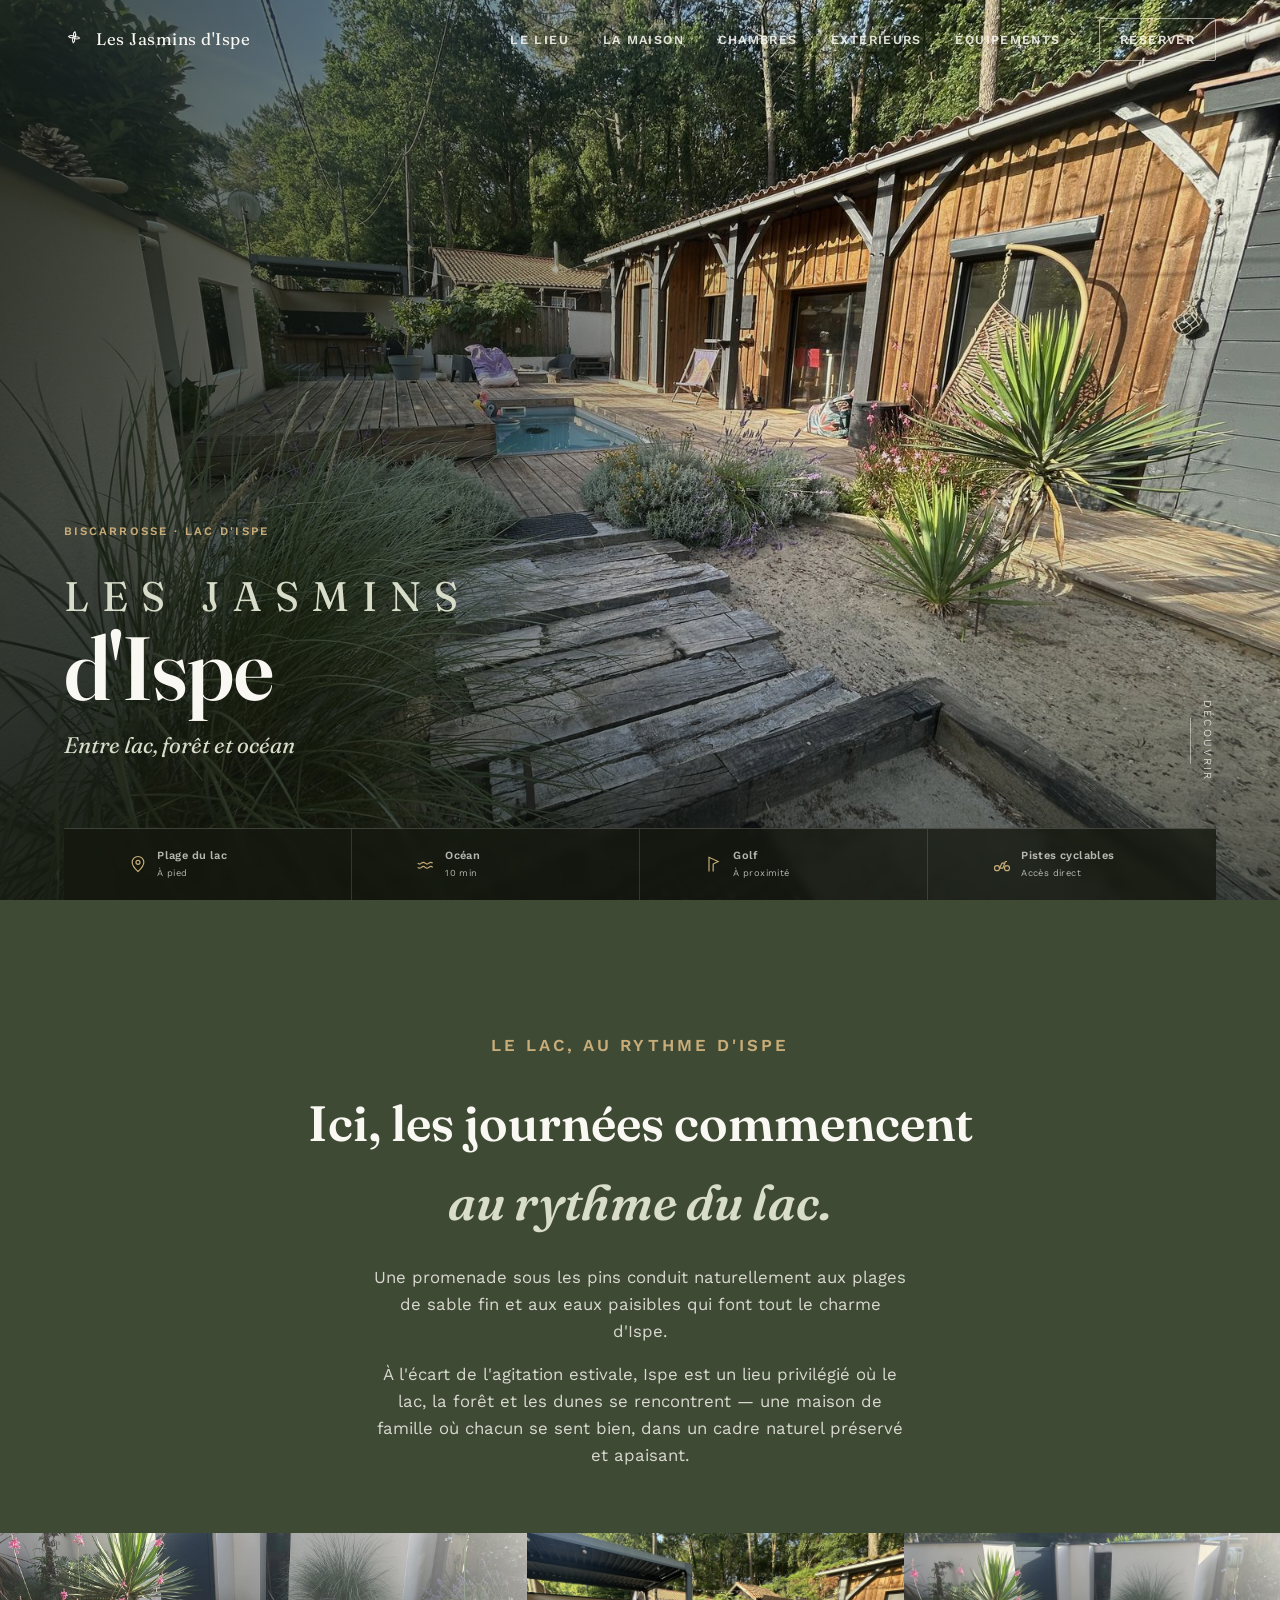
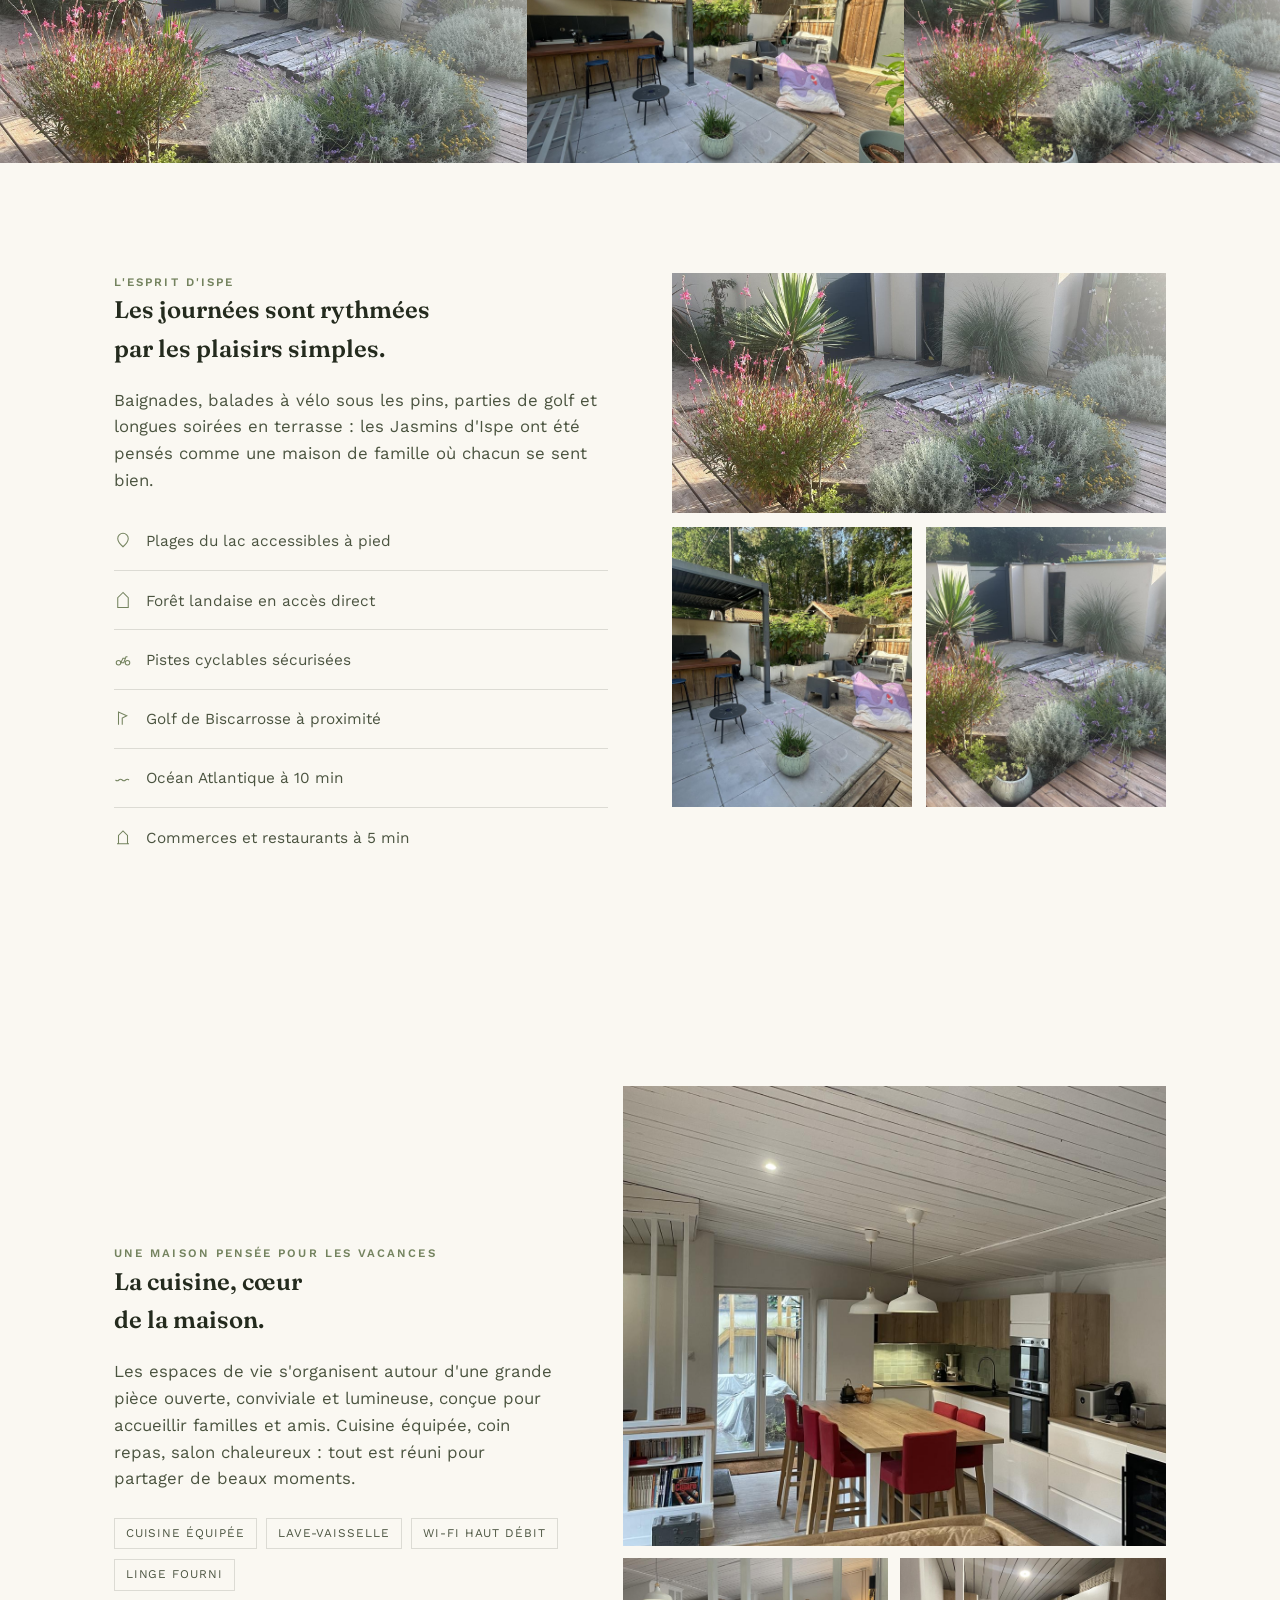
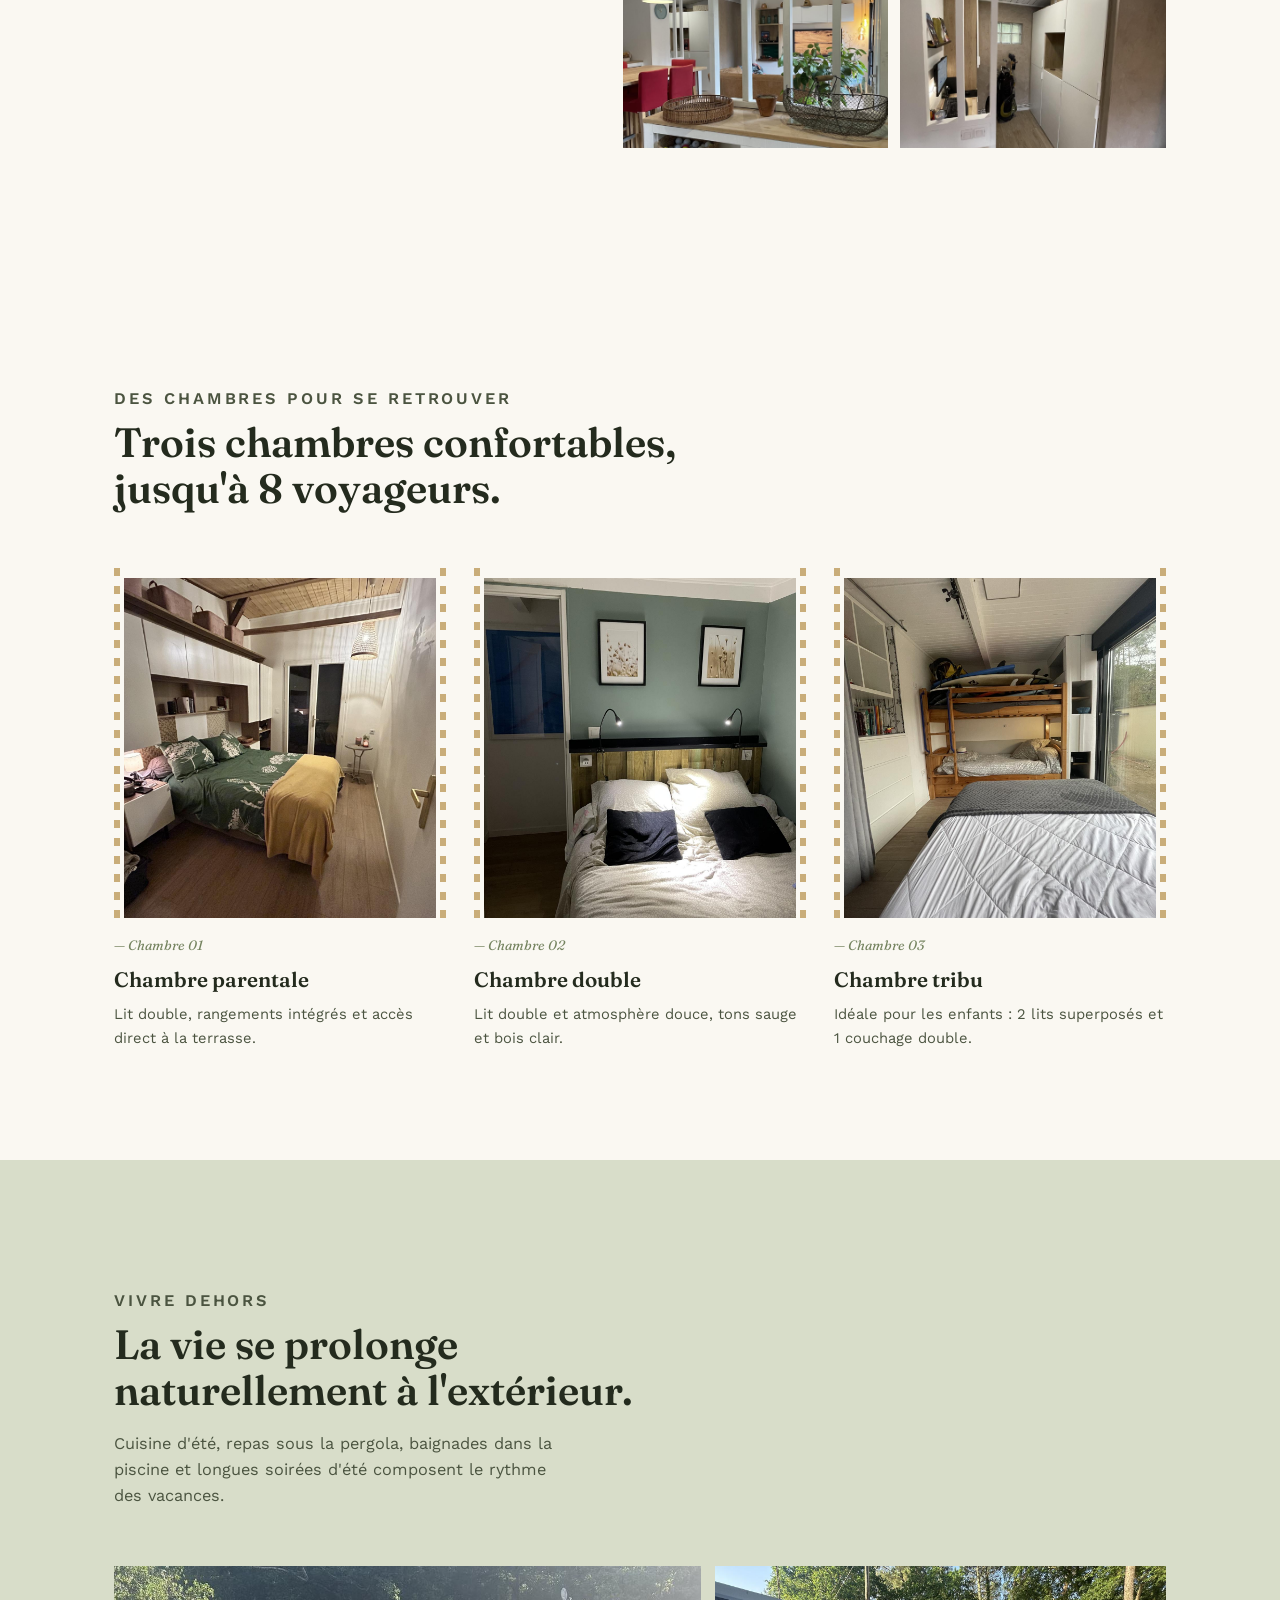
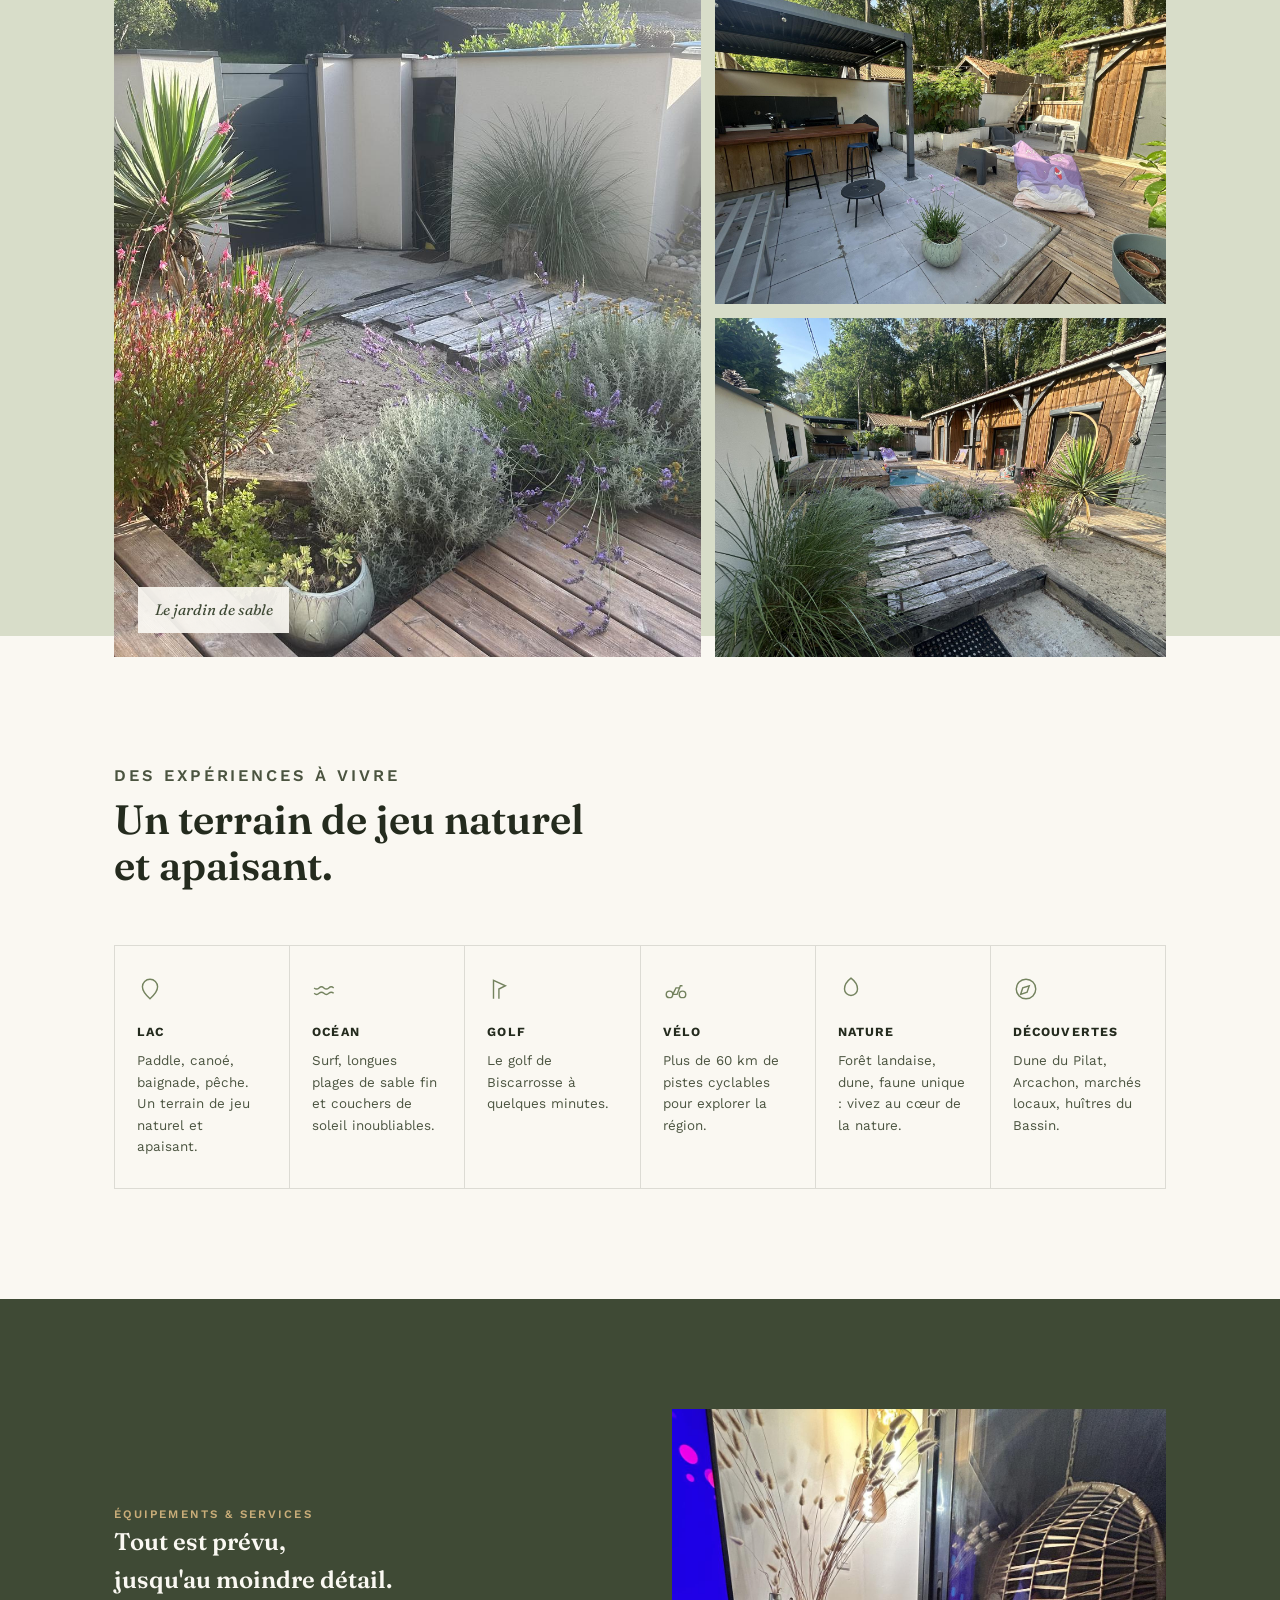
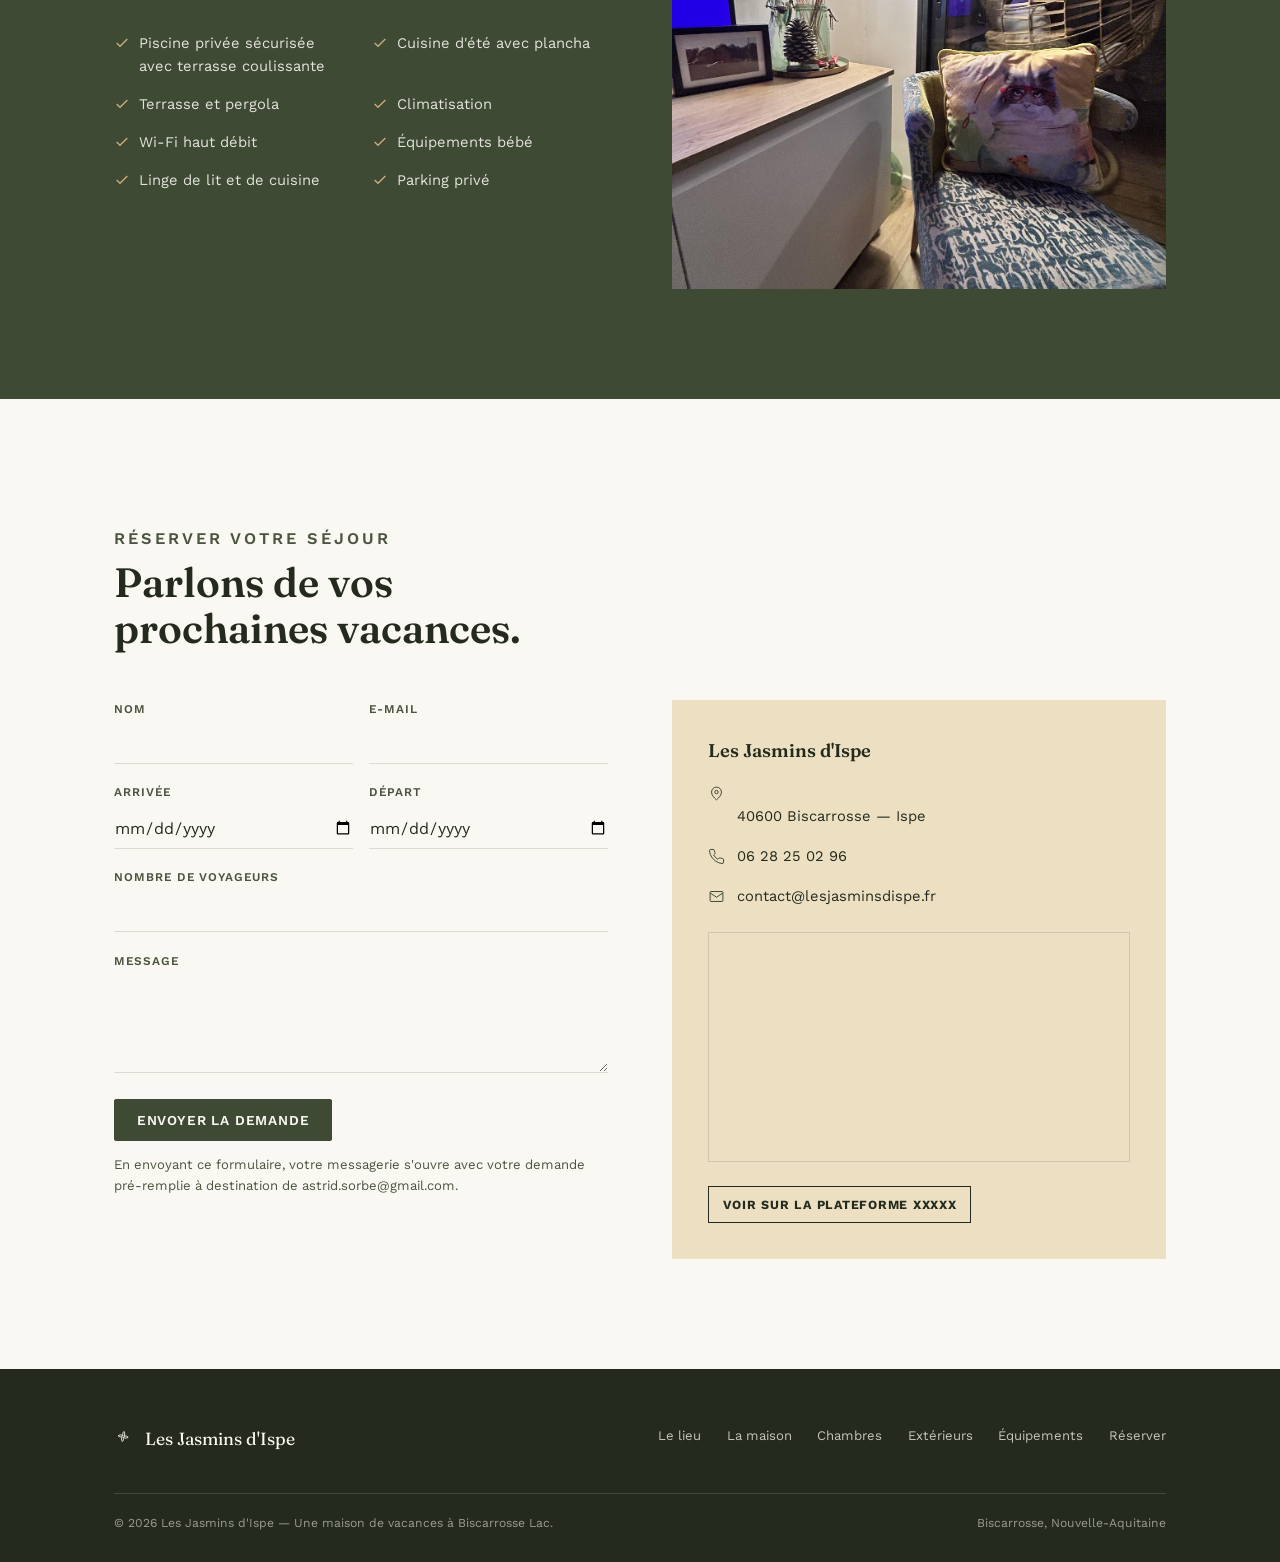
<file: jasmins-ispe-site/index.html>
<!DOCTYPE html>
<html lang="fr">
<head>
<meta charset="UTF-8">
<meta name="viewport" content="width=device-width, initial-scale=1.0">
<title>Les Jasmins d'Ispe — Maison de vacances entre lac, forêt et océan, Biscarrosse</title>
<meta name="description" content="Les Jasmins d'Ispe : maison de vacances avec piscine privée à Biscarrosse-Ispe, entre lac, forêt landaise et océan. 3 chambres, jusqu'à 8 voyageurs.">
<link rel="preconnect" href="https://fonts.googleapis.com">
<link rel="preconnect" href="https://fonts.gstatic.com" crossorigin>
<link href="https://fonts.googleapis.com/css2?family=Fraunces:ital,opsz,wght@0,9..144,400;0,9..144,600;1,9..144,500&family=Work+Sans:wght@400;500;600;700&display=swap" rel="stylesheet">
<link rel="stylesheet" href="styles.css">
</head>
<body>

<!-- ================= HEADER ================= -->
<header class="site-header" id="siteHeader">
  <a href="#top" class="brand">
    <svg viewBox="0 0 24 24" fill="none" class="mark"><path d="M12 3c1.2 2 1.2 4-0 6 1.8-1 3.8-0.6 5 1-2 1.2-4 1.2-6 0 1 1.8 0.6 3.8-1 5-1.2-2-1.2-4 0-6-1.8 1-3.8 0.6-5-1 2-1.2 4-1.2 6 0-1-1.8-0.6-3.8 1-5z" stroke-width="1.1"/></svg>
    Les Jasmins d'Ispe
  </a>
  <nav class="main-nav" id="mainNav">
    <a href="#lieu">Le lieu</a>
    <a href="#maison">La maison</a>
    <a href="#chambres">Chambres</a>
    <a href="#dehors">Extérieurs</a>
    <a href="#equipements">Équipements</a>
    <a href="#reserver" class="btn btn-ghost">Réserver</a>
  </nav>
  <button class="nav-toggle" id="navToggle" aria-label="Menu">
    <span></span><span></span><span></span>
  </button>
</header>

<!-- ================= HERO ================= -->
<section class="hero" id="top">
  <img src="images/hero-exterieur.jpg" alt="Terrasse en bois, piscine et maison en bardage bois des Jasmins d'Ispe au coucher du soleil">
  <div class="hero-content">
    <div class="hero-text">
      <p class="eyebrow">Biscarrosse · Lac d'Ispe</p>
      <h1><small>Les Jasmins</small>d'Ispe</h1>
      <p class="sub">Entre lac, forêt et océan</p>
    </div>
    <div class="hero-facts">
      <div class="hero-fact">
        <svg viewBox="0 0 24 24" fill="none" stroke-width="1.4"><path d="M12 21c4-3.5 7-7 7-11a7 7 0 1 0-14 0c0 4 3 7.5 7 11z"/><circle cx="12" cy="10" r="2.4"/></svg>
        <span><strong>Plage du lac</strong><span>À pied</span></span>
      </div>
      <div class="hero-fact">
        <svg viewBox="0 0 24 24" fill="none" stroke-width="1.4"><path d="M2 16c1.5 1.4 3 1.4 4.5 0s3-1.4 4.5 0 3 1.4 4.5 0 3-1.4 4.5 0M2 11c1.5 1.4 3 1.4 4.5 0s3-1.4 4.5 0 3 1.4 4.5 0 3-1.4 4.5 0"/></svg>
        <span><strong>Océan</strong><span>10 min</span></span>
      </div>
      <div class="hero-fact">
        <svg viewBox="0 0 24 24" fill="none" stroke-width="1.4"><path d="M6 21V4l11 5-6 3v9"/></svg>
        <span><strong>Golf</strong><span>À proximité</span></span>
      </div>
      <div class="hero-fact">
        <svg viewBox="0 0 24 24" fill="none" stroke-width="1.4"><circle cx="6" cy="17" r="3"/><circle cx="18" cy="17" r="3"/><path d="M9 17h4l3-8h2M9 17l3-6h4"/></svg>
        <span><strong>Pistes cyclables</strong><span>Accès direct</span></span>
      </div>
    </div>
  </div>
  <div class="scroll-cue"><span>Découvrir</span><span class="line"></span></div>
</section>

<!-- ================= INTRO / LE LAC ================= -->
<section class="intro" id="lieu">
  <div class="container reveal">
    <p class="eyebrow">Le lac, au rythme d'Ispe</p>
    <h2>Ici, les journées commencent<br><em>au rythme du lac.</em></h2>
    <p>Une promenade sous les pins conduit naturellement aux plages de sable fin et aux eaux paisibles qui font tout le charme d'Ispe.</p>
    <p>À l'écart de l'agitation estivale, Ispe est un lieu privilégié où le lac, la forêt et les dunes se rencontrent — une maison de famille où chacun se sent bien, dans un cadre naturel préservé et apaisant.</p>
  </div>
  <div class="intro-strip">
    <img src="images/jardin-deck.jpg" alt="Terrasse en bois et jardin de dunes planté de lavande et graminées">
    <img src="images/bar-exterieur.jpg" alt="Bar extérieur sous pergola">
    <img src="images/jardin-deck.jpg" alt="Allée en bois traversant le jardin de sable">
  </div>
</section>

<!-- ================= ESPRIT + SITUATION ================= -->
<section class="esprit">
  <div class="container">
    <div class="grid">
      <div class="reveal">
        <p class="eyebrow">L'esprit d'Ispe</p>
        <h2 class="section-head" style="margin-bottom:0">Les journées sont rythmées<br>par les plaisirs simples.</h2>
        <p class="lede" style="margin-top:1.1em">Baignades, balades à vélo sous les pins, parties de golf et longues soirées en terrasse : les Jasmins d'Ispe ont été pensés comme une maison de famille où chacun se sent bien.</p>
        <ul class="esprit-list">
          <li><svg viewBox="0 0 24 24" fill="none" stroke-width="1.4"><path d="M12 21c4-3.5 7-7 7-11a7 7 0 1 0-14 0c0 4 3 7.5 7 11z"/></svg>Plages du lac accessibles à pied</li>
          <li><svg viewBox="0 0 24 24" fill="none" stroke-width="1.4"><path d="M12 2 5 9v13h14V9z"/></svg>Forêt landaise en accès direct</li>
          <li><svg viewBox="0 0 24 24" fill="none" stroke-width="1.4"><circle cx="6" cy="17" r="3"/><circle cx="18" cy="17" r="3"/><path d="M9 17h4l3-8h2M9 17l3-6h4"/></svg>Pistes cyclables sécurisées</li>
          <li><svg viewBox="0 0 24 24" fill="none" stroke-width="1.4"><path d="M6 21V4l11 5-6 3v9"/></svg>Golf de Biscarrosse à proximité</li>
          <li><svg viewBox="0 0 24 24" fill="none" stroke-width="1.4"><path d="M2 16c1.5 1.4 3 1.4 4.5 0s3-1.4 4.5 0 3 1.4 4.5 0 3-1.4 4.5 0"/></svg>Océan Atlantique à 10 min</li>
          <li><svg viewBox="0 0 24 24" fill="none" stroke-width="1.4"><path d="M4 21h16M6 21V10l6-6 6 6v11"/></svg>Commerces et restaurants à 5 min</li>
        </ul>
      </div>
      <div class="esprit-photos reveal">
        <img class="full" src="images/jardin-deck.jpg" alt="Vue d'ensemble du jardin planté entre la terrasse et le cabanon">
        <img src="images/bar-exterieur.jpg" alt="Coin bar et pergola extérieure">
        <img src="images/jardin-deck.jpg" alt="Sentier en bois traversant les massifs de lavande">
      </div>
    </div>
  </div>
</section>

<!-- ================= MAISON ================= -->
<section class="split" id="maison">
  <div class="container">
    <div class="split-grid reverse">
      <div class="split-media reveal">
        <img class="hero-shot" src="images/cuisine-salon.jpg" alt="Cuisine ouverte sur la salle à manger, grande table en bois et chaises rouges">
        <div class="pair">
          <img src="images/cuisine-detail.jpg" alt="Plan de travail de la cuisine avec paniers en osier">
          <img src="images/rangement-golf.jpg" alt="Rangement et dégagement de la maison">
        </div>
      </div>
      <div class="split-text reveal">
        <p class="eyebrow">Une maison pensée pour les vacances</p>
        <h2 class="section-head" style="margin-bottom:0">La cuisine, cœur<br>de la maison.</h2>
        <p class="lede" style="margin-top:1.1em">Les espaces de vie s'organisent autour d'une grande pièce ouverte, conviviale et lumineuse, conçue pour accueillir familles et amis. Cuisine équipée, coin repas, salon chaleureux : tout est réuni pour partager de beaux moments.</p>
        <div class="tag-list">
          <span>Cuisine équipée</span>
          <span>Lave-vaisselle</span>
          <span>Wi-Fi haut débit</span>
          <span>Linge fourni</span>
        </div>
      </div>
    </div>
  </div>
</section>

<!-- ================= CHAMBRES ================= -->
<section class="chambres" id="chambres">
  <div class="container">
    <div class="section-head reveal">
      <p class="eyebrow">Des chambres pour se retrouver</p>
      <h2>Trois chambres confortables,<br>jusqu'à 8 voyageurs.</h2>
    </div>
    <div class="room-grid">
      <article class="room-card reveal">
        <div class="room-frame">
          <figure><img src="images/chambre-parentale.jpg" alt="Chambre parentale avec parure de lit verte à motif floral"></figure>
        </div>
        <p class="room-num">— Chambre 01</p>
        <h3>Chambre parentale</h3>
        <p>Lit double, rangements intégrés et accès direct à la terrasse.</p>
      </article>
      <article class="room-card reveal">
        <div class="room-frame">
          <figure><img src="images/chambre-double.jpg" alt="Chambre double aux murs verts avec deux liseuses de chevet"></figure>
        </div>
        <p class="room-num">— Chambre 02</p>
        <h3>Chambre double</h3>
        <p>Lit double et atmosphère douce, tons sauge et bois clair.</p>
      </article>
      <article class="room-card reveal">
        <div class="room-frame">
          <figure><img src="images/chambre-tribu.jpg" alt="Chambre tribu avec lits superposés en bois"></figure>
        </div>
        <p class="room-num">— Chambre 03</p>
        <h3>Chambre tribu</h3>
        <p>Idéale pour les enfants : 2 lits superposés et 1 couchage double.</p>
      </article>
    </div>
  </div>
</section>

<!-- ================= VIVRE DEHORS ================= -->
<section class="dehors" id="dehors">
  <div class="container">
    <div class="section-head reveal">
      <p class="eyebrow">Vivre dehors</p>
      <h2>La vie se prolonge<br>naturellement à l'extérieur.</h2>
      <p>Cuisine d'été, repas sous la pergola, baignades dans la piscine et longues soirées d'été composent le rythme des vacances.</p>
    </div>
    <div class="dehors-gallery reveal">
      <div class="big">
        <img src="images/jardin-deck.jpg" alt="Terrasse en bois et jardin planté de lavande et graminées, vue principale">
        <span class="tag">Le jardin de sable</span>
      </div>
      <div><img src="images/bar-exterieur.jpg" alt="Bar et pergola extérieurs"></div>
      <div><img src="images/hero-exterieur.jpg" alt="Maison en bois et piscine vues depuis le jardin"></div>
    </div>
  </div>
</section>

<!-- ================= EXPERIENCES ================= -->
<section class="experiences">
  <div class="container">
    <div class="section-head reveal">
      <p class="eyebrow">Des expériences à vivre</p>
      <h2>Un terrain de jeu naturel<br>et apaisant.</h2>
    </div>
    <div class="exp-grid reveal">
      <div class="exp-card">
        <svg viewBox="0 0 24 24" fill="none" stroke-width="1.3"><path d="M12 21c4-3.5 7-7 7-11a7 7 0 1 0-14 0c0 4 3 7.5 7 11z"/></svg>
        <h4>Lac</h4>
        <p>Paddle, canoé, baignade, pêche. Un terrain de jeu naturel et apaisant.</p>
      </div>
      <div class="exp-card">
        <svg viewBox="0 0 24 24" fill="none" stroke-width="1.3"><path d="M2 16c1.5 1.4 3 1.4 4.5 0s3-1.4 4.5 0 3 1.4 4.5 0 3-1.4 4.5 0M2 11c1.5 1.4 3 1.4 4.5 0s3-1.4 4.5 0 3 1.4 4.5 0 3-1.4 4.5 0"/></svg>
        <h4>Océan</h4>
        <p>Surf, longues plages de sable fin et couchers de soleil inoubliables.</p>
      </div>
      <div class="exp-card">
        <svg viewBox="0 0 24 24" fill="none" stroke-width="1.3"><path d="M6 21V4l11 5-6 3v9"/></svg>
        <h4>Golf</h4>
        <p>Le golf de Biscarrosse à quelques minutes.</p>
      </div>
      <div class="exp-card">
        <svg viewBox="0 0 24 24" fill="none" stroke-width="1.3"><circle cx="6" cy="17" r="3"/><circle cx="18" cy="17" r="3"/><path d="M9 17h4l3-8h2M9 17l3-6h4"/></svg>
        <h4>Vélo</h4>
        <p>Plus de 60 km de pistes cyclables pour explorer la région.</p>
      </div>
      <div class="exp-card">
        <svg viewBox="0 0 24 24" fill="none" stroke-width="1.3"><path d="M12 2c4 3 6 6 6 10a6 6 0 1 1-12 0c0-4 2-7 6-10z"/></svg>
        <h4>Nature</h4>
        <p>Forêt landaise, dune, faune unique : vivez au cœur de la nature.</p>
      </div>
      <div class="exp-card">
        <svg viewBox="0 0 24 24" fill="none" stroke-width="1.3"><circle cx="12" cy="12" r="9"/><path d="m15 9-2 6-6 2 2-6 6-2z"/></svg>
        <h4>Découvertes</h4>
        <p>Dune du Pilat, Arcachon, marchés locaux, huîtres du Bassin.</p>
      </div>
    </div>
  </div>
</section>

<!-- ================= EQUIPEMENTS ================= -->
<section class="equip" id="equipements">
  <div class="container">
    <div class="grid">
      <div class="reveal">
        <p class="eyebrow">Équipements &amp; services</p>
        <h2 class="section-head" style="margin-bottom:0">Tout est prévu,<br>jusqu'au moindre détail.</h2>
        <ul class="check-list">
          <li><svg viewBox="0 0 24 24" fill="none" stroke-width="2"><path d="M4 12l5 5L20 6"/></svg>Piscine privée sécurisée avec terrasse coulissante</li>
          <li><svg viewBox="0 0 24 24" fill="none" stroke-width="2"><path d="M4 12l5 5L20 6"/></svg>Cuisine d'été avec plancha</li>
          <li><svg viewBox="0 0 24 24" fill="none" stroke-width="2"><path d="M4 12l5 5L20 6"/></svg>Terrasse et pergola</li>
          <li><svg viewBox="0 0 24 24" fill="none" stroke-width="2"><path d="M4 12l5 5L20 6"/></svg>Climatisation</li>
          <li><svg viewBox="0 0 24 24" fill="none" stroke-width="2"><path d="M4 12l5 5L20 6"/></svg>Wi-Fi haut débit</li>
          <li><svg viewBox="0 0 24 24" fill="none" stroke-width="2"><path d="M4 12l5 5L20 6"/></svg>Équipements bébé</li>
          <li><svg viewBox="0 0 24 24" fill="none" stroke-width="2"><path d="M4 12l5 5L20 6"/></svg>Linge de lit et de cuisine</li>
          <li><svg viewBox="0 0 24 24" fill="none" stroke-width="2"><path d="M4 12l5 5L20 6"/></svg>Parking privé</li>
        </ul>
      </div>
      <div class="equip-media reveal">
        <img src="images/coussin-chat.jpg" alt="Coin lecture avec fauteuil, coussin illustré d'un chat et suspension en rotin">
      </div>
    </div>
  </div>
</section>

<!-- ================= RESERVER ================= -->
<section class="reserver" id="reserver">
  <div class="container">
    <div class="section-head reveal">
      <p class="eyebrow">Réserver votre séjour</p>
      <h2>Parlons de vos<br>prochaines vacances.</h2>
    </div>
    <div class="grid" style="margin-top:48px">
      <form class="reveal" id="contactForm" novalidate>
        <div class="form-row">
          <div class="form-field">
            <label for="name">Nom</label>
            <input type="text" id="name" name="name" required>
          </div>
          <div class="form-field">
            <label for="email">E-mail</label>
            <input type="email" id="email" name="email" required>
          </div>
        </div>
        <div class="form-row">
          <div class="form-field">
            <label for="arrival">Arrivée</label>
            <input type="date" id="arrival" name="arrival">
          </div>
          <div class="form-field">
            <label for="departure">Départ</label>
            <input type="date" id="departure" name="departure">
          </div>
        </div>
        <div class="form-field">
          <label for="guests">Nombre de voyageurs</label>
          <input type="number" id="guests" name="guests" min="1" max="8">
        </div>
        <div class="form-field">
          <label for="message">Message</label>
          <textarea id="message" name="message" rows="4" required></textarea>
        </div>
        <button type="submit" class="btn btn-primary">Envoyer la demande</button>
        <p class="form-note">En envoyant ce formulaire, votre messagerie s'ouvre avec votre demande pré-remplie à destination de astrid.sorbe@gmail.com.</p>
        <p class="form-success" id="formSuccess">Merci ! Votre messagerie va s'ouvrir avec votre demande pré-remplie — il ne vous reste qu'à l'envoyer.</p>
      </form>

      <div class="reveal">
        <div class="info-card">
          <h3>Les Jasmins d'Ispe</h3>
          <div class="info-line">
            <svg viewBox="0 0 24 24" fill="none" stroke-width="1.4"><path d="M12 21c4-3.5 7-7 7-11a7 7 0 1 0-14 0c0 4 3 7.5 7 11z"/><circle cx="12" cy="10" r="2.4"/></svg>
            <span> <br>40600 Biscarrosse — Ispe</span>
          </div>
          <div class="info-line">
            <svg viewBox="0 0 24 24" fill="none" stroke-width="1.4"><path d="M22 16.9v3a2 2 0 0 1-2.2 2 19.8 19.8 0 0 1-8.6-3.1 19.5 19.5 0 0 1-6-6 19.8 19.8 0 0 1-3.1-8.7A2 2 0 0 1 4.1 2h3a2 2 0 0 1 2 1.7c.1 1 .4 2 .7 2.9a2 2 0 0 1-.5 2.1L8 9.9a16 16 0 0 0 6 6l1.2-1.3a2 2 0 0 1 2.1-.5c.9.3 1.9.6 2.9.7a2 2 0 0 1 1.8 2.1z"/></svg>
            <span>06 28 25 02 96 </span>
          </div>
          <div class="info-line">
            <svg viewBox="0 0 24 24" fill="none" stroke-width="1.4"><rect x="3" y="5" width="18" height="14" rx="1"/><path d="m3 7 9 6 9-6"/></svg>
            <span>contact@lesjasminsdispe.fr</span>
          </div>
          <div class="map-embed">
            <iframe loading="lazy" referrerpolicy="no-referrer-when-downgrade"
              src="https://maps.google.com/maps?q=Biscarrosse%20Plage%20du%20lac%20Ispe&t=&z=13&ie=UTF8&iwloc=&output=embed"
              title="Carte de localisation Les Jasmins d'Ispe"></iframe>
          </div>
          <div class="platform-links">
            <a href="#" target="_blank" rel="noopener">Voir sur la plateforme xxxxx </a>
           </div>
        </div>
      </div>
    </div>
  </div>
</section>

<!-- ================= FOOTER ================= -->
<footer class="site-footer">
  <div class="container">
    <div class="footer-top">
      <div class="footer-brand">
        <svg viewBox="0 0 24 24" fill="none"><path d="M12 3c1.2 2 1.2 4-0 6 1.8-1 3.8-0.6 5 1-2 1.2-4 1.2-6 0 1 1.8 0.6 3.8-1 5-1.2-2-1.2-4 0-6-1.8 1-3.8 0.6-5-1 2-1.2 4-1.2 6 0-1-1.8-0.6-3.8 1-5z" stroke="currentColor" stroke-width="1.1"/></svg>
        Les Jasmins d'Ispe
      </div>
      <nav class="footer-nav">
        <a href="#lieu">Le lieu</a>
        <a href="#maison">La maison</a>
        <a href="#chambres">Chambres</a>
        <a href="#dehors">Extérieurs</a>
        <a href="#equipements">Équipements</a>
        <a href="#reserver">Réserver</a>
      </nav>
    </div>
    <div class="footer-bottom">
      <span>© <span id="year"></span> Les Jasmins d'Ispe — Une maison de vacances à Biscarrosse Lac.</span>
      <span>Biscarrosse, Nouvelle-Aquitaine</span>
    </div>
  </div>
</footer>

<script src="script.js"></script>
</body>
</html>
</file>
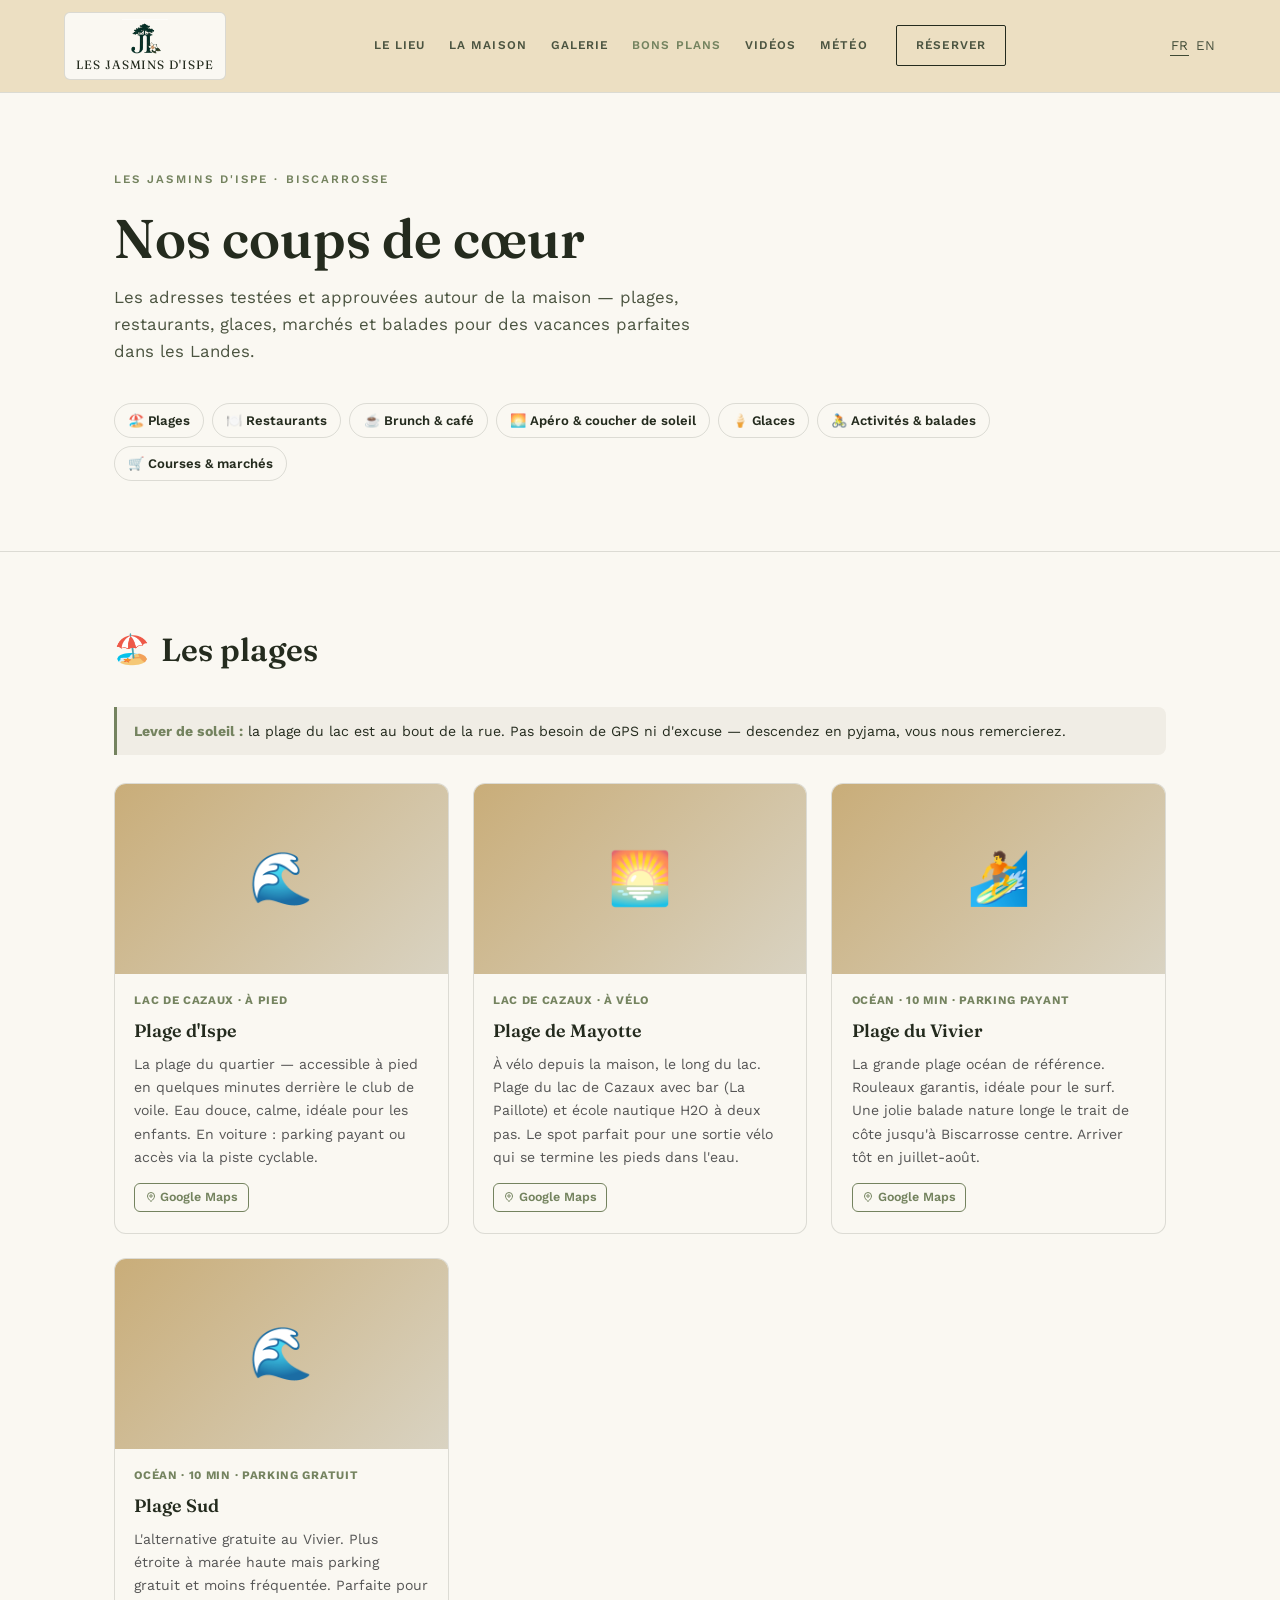
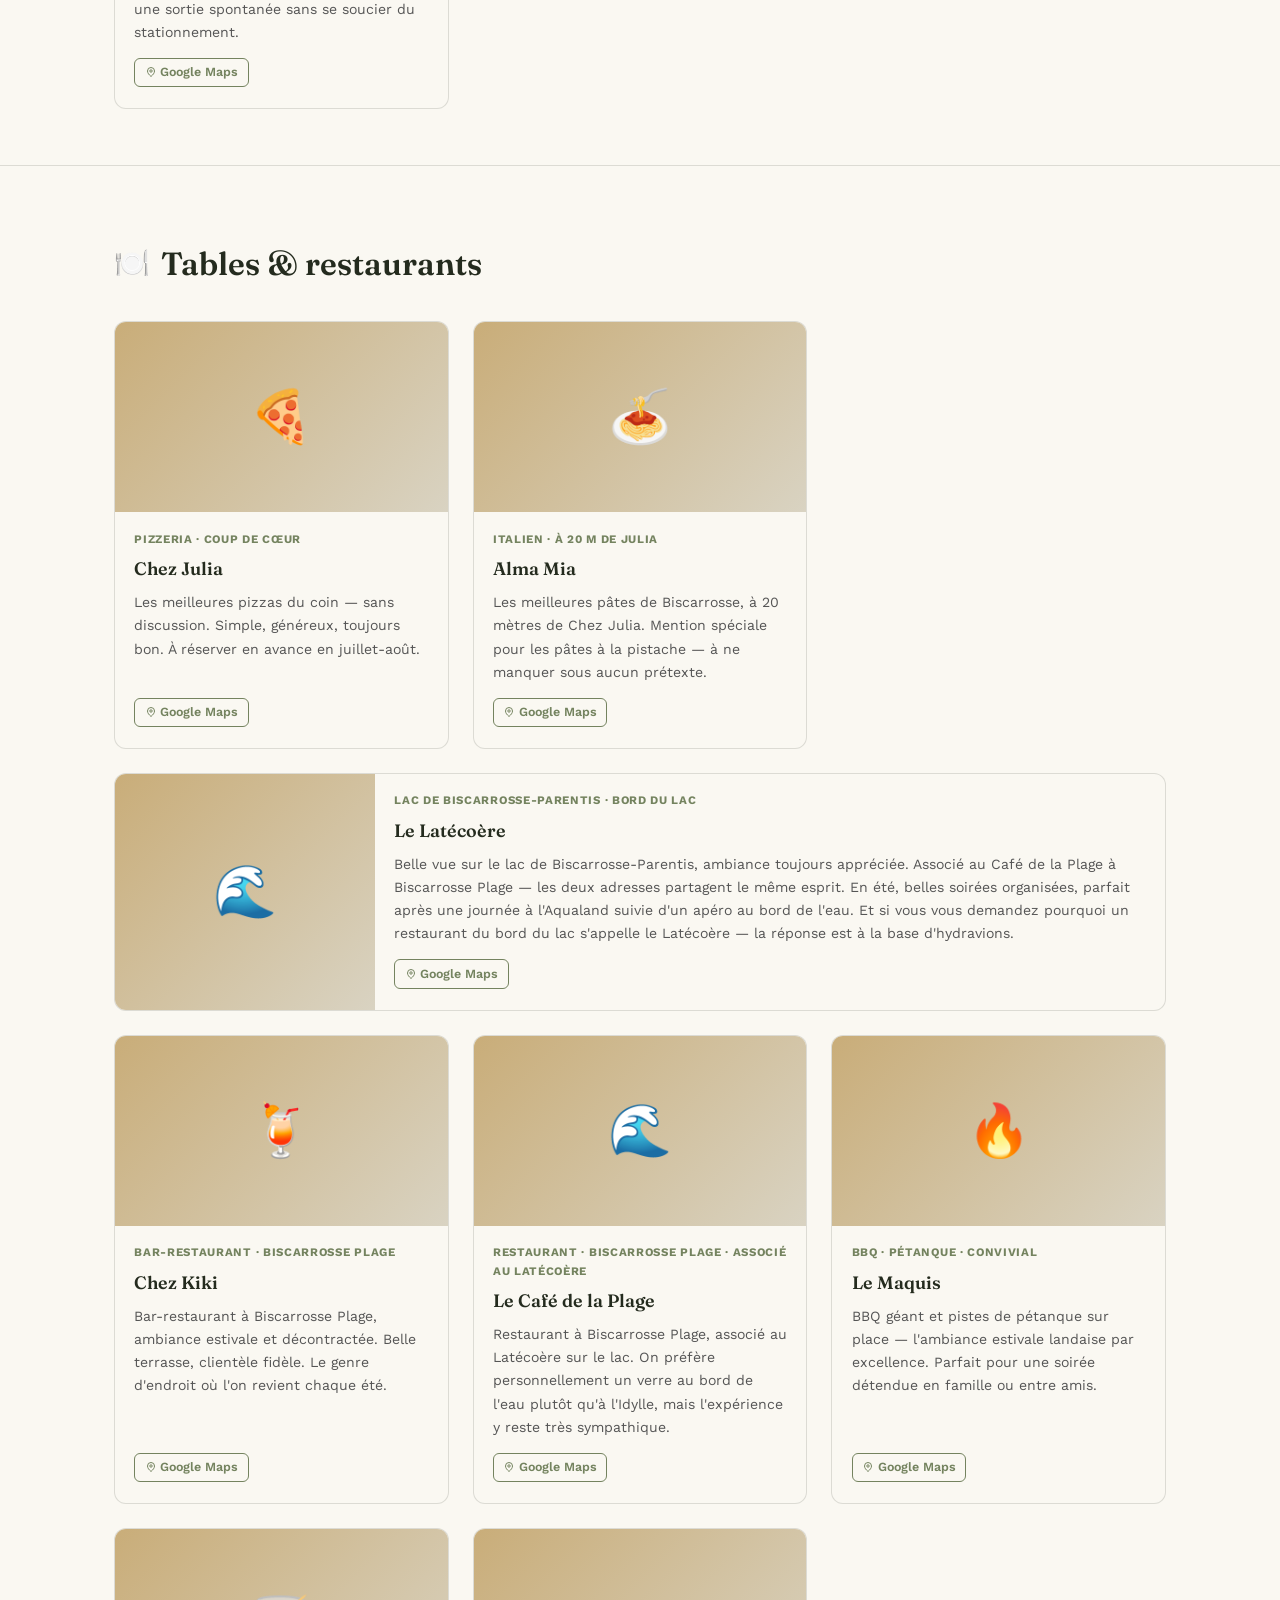
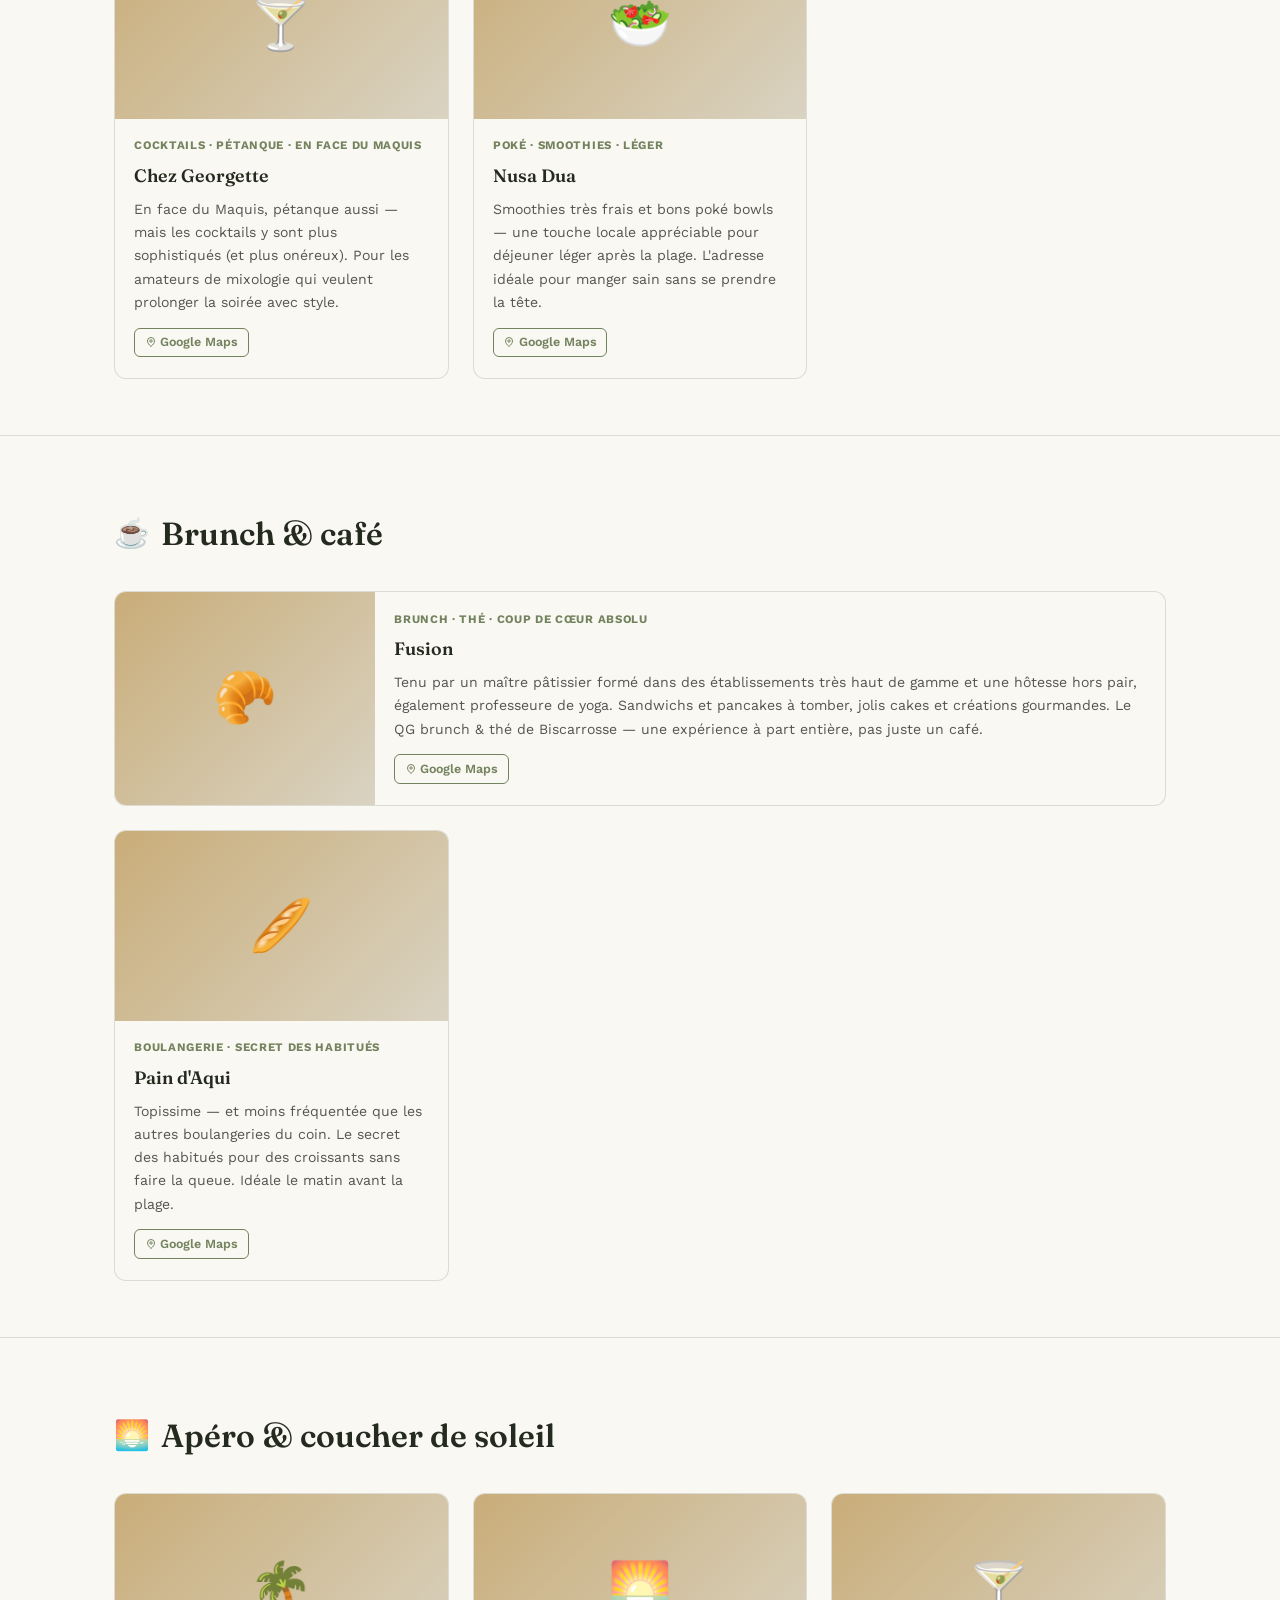
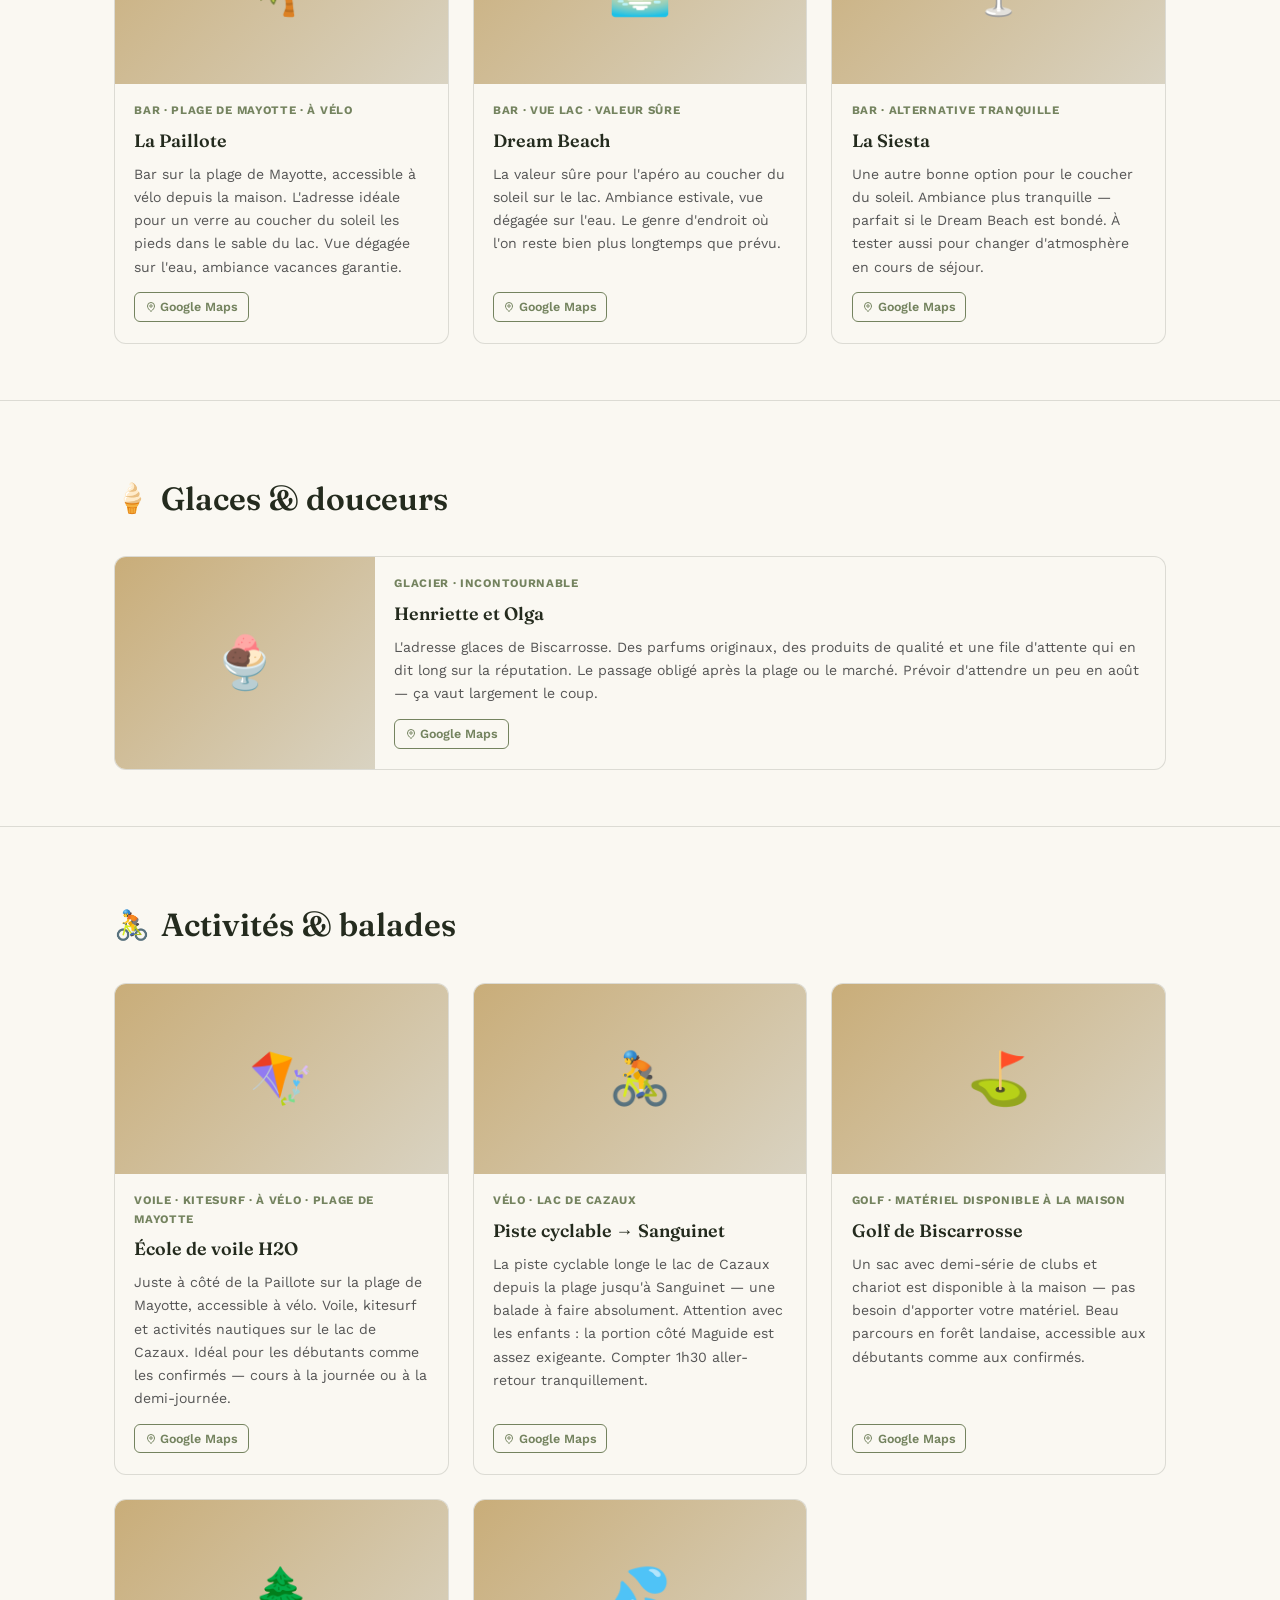
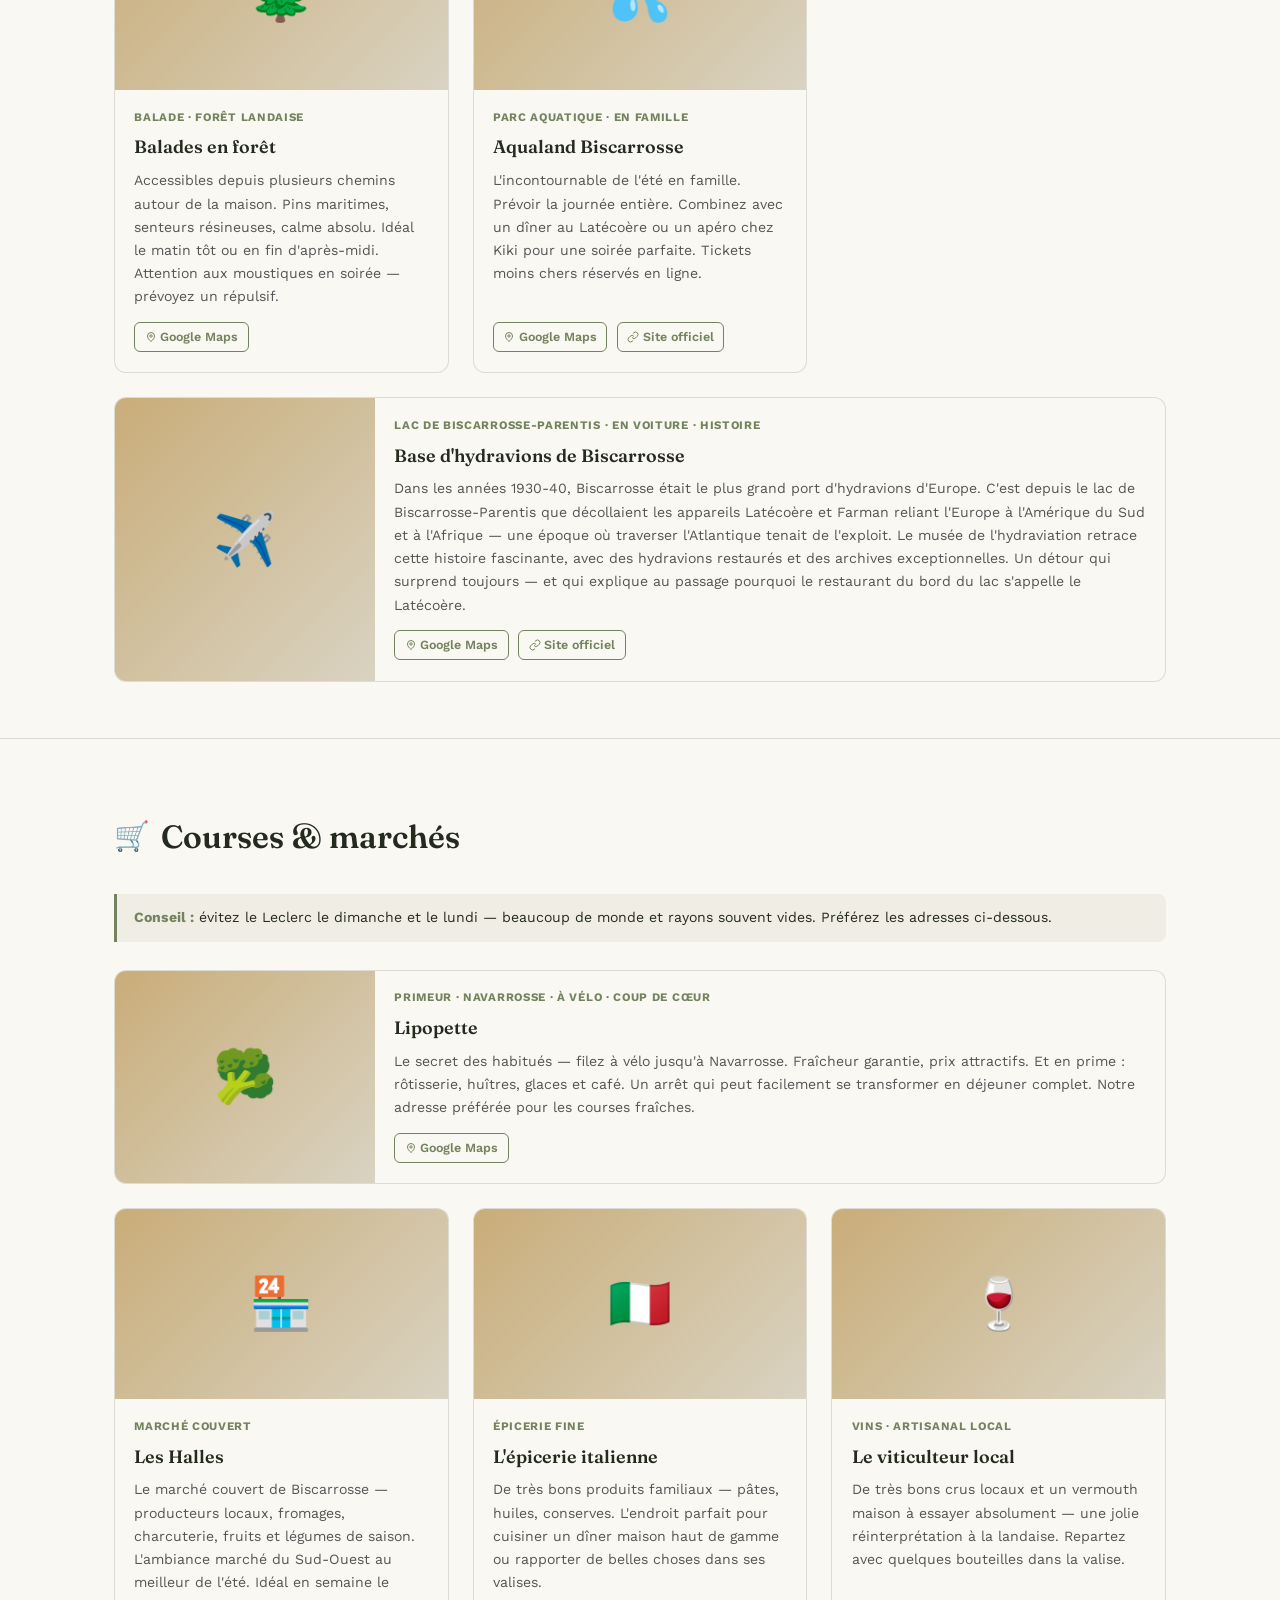
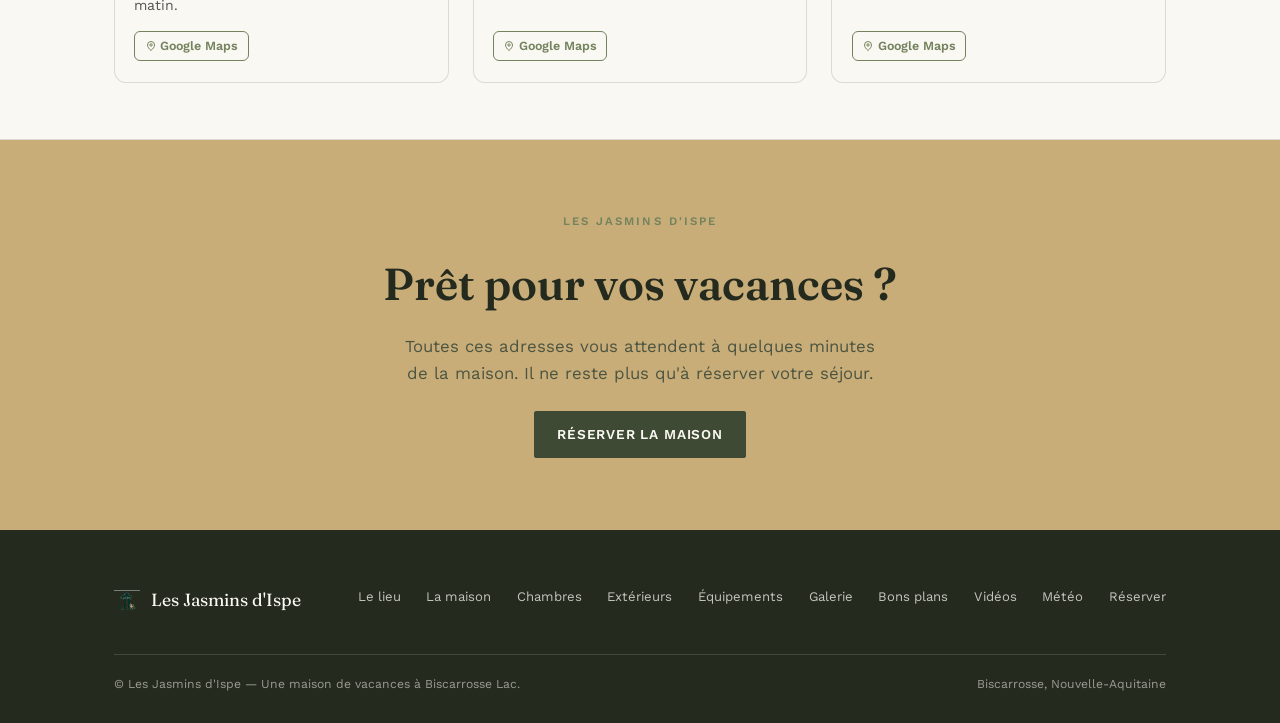
<file: conseils.html>
<!DOCTYPE html>
<html lang="fr">
<head>
<meta charset="UTF-8">
<meta name="viewport" content="width=device-width, initial-scale=1.0">
<title>Bons plans & conseils — Les Jasmins d'Ispe · Biscarrosse</title>
<meta name="description" content="Nos meilleures adresses autour des Jasmins d'Ispe : restaurants, plages, activités, marchés et balades à Biscarrosse et environs.">
<link rel="icon" href="images/favicon.ico" sizes="any">
<link rel="icon" type="image/png" sizes="32x32" href="images/favicon-32.png">
<link rel="icon" type="image/png" sizes="16x16" href="images/favicon-16.png">
<link rel="icon" type="image/png" sizes="192x192" href="images/favicon-192.png">
<link rel="apple-touch-icon" sizes="180x180" href="images/apple-touch-icon.png">
<link rel="preconnect" href="https://fonts.googleapis.com">
<link rel="preconnect" href="https://fonts.gstatic.com" crossorigin>
<link href="https://fonts.googleapis.com/css2?family=Fraunces:ital,opsz,wght@0,9..144,400;0,9..144,600;1,9..144,500&family=Work+Sans:wght@400;500;600;700&display=swap" rel="stylesheet">
<link rel="stylesheet" href="styles.css">
<style>
.conseils-hero{
  padding: 170px 0 70px;
  background: var(--blanc);
  border-bottom: 1px solid var(--line);
}
.cat-nav{
  display: flex;
  flex-wrap: wrap;
  gap: .5em;
  margin-top: 2.4em;
}
.cat-pill{
  display: inline-flex;
  align-items: center;
  gap: .4em;
  padding: .45em 1em;
  border: 1px solid var(--line);
  border-radius: 99px;
  font-size: .82rem;
  font-weight: 600;
  color: var(--ink);
  text-decoration: none;
  background: transparent;
  transition: background .18s, border-color .18s;
  white-space: nowrap;
}
.cat-pill:hover{ background: var(--sable); border-color: var(--sauge); }

.cat-section{
  padding: 72px 0 56px;
  border-bottom: 1px solid var(--line);
}
.cat-section:last-of-type{ border-bottom: none; }
.cat-header{
  display: flex;
  align-items: center;
  gap: .7em;
  margin-bottom: 2em;
}
.cat-icon{ font-size: 1.8rem; line-height: 1; }
.cat-title{
  font-family: var(--display);
  font-size: clamp(1.5rem, 3vw, 2rem);
  font-weight: 600;
  margin: 0;
  color: var(--ink);
}

.cards{
  display: grid;
  grid-template-columns: repeat(auto-fill, minmax(280px, 1fr));
  gap: 24px;
}
.card{
  border: 1px solid var(--line);
  border-radius: 12px;
  overflow: hidden;
  background: var(--blanc);
  display: flex;
  flex-direction: column;
  transition: box-shadow .2s, transform .2s;
}
.card:hover{
  box-shadow: 0 8px 28px rgba(60,60,40,.10);
  transform: translateY(-2px);
}
.card-photo{
  width: 100%;
  height: 190px;
  object-fit: cover;
  display: block;
}
.card-placeholder{
  width: 100%;
  height: 190px;
  background: linear-gradient(135deg, var(--sable) 0%, #d9d3c2 100%);
  display: flex;
  align-items: center;
  justify-content: center;
  font-size: 3.2rem;
}
.card-body{
  padding: 1.1em 1.2em 1.3em;
  flex: 1;
  display: flex;
  flex-direction: column;
  gap: .45em;
}
.card-tag{
  font-size: .72rem;
  font-weight: 700;
  letter-spacing: .06em;
  text-transform: uppercase;
  color: var(--sauge);
}
.card-name{
  font-family: var(--display);
  font-size: 1.12rem;
  font-weight: 600;
  margin: 0;
  color: var(--ink);
}
.card-desc{
  font-size: .88rem;
  line-height: 1.65;
  color: #555;
  margin: 0;
  flex: 1;
}
.card-rating{
  display: flex;
  align-items: center;
  gap: .4em;
  font-size: .82rem;
  font-weight: 600;
  color: var(--ink);
}
.stars{ color: #e5a82e; }
.rating-count{ color: #888; font-weight: 400; }
.card-links{
  display: flex;
  gap: .6em;
  flex-wrap: wrap;
  margin-top: .4em;
}
.card-link{
  display: inline-flex;
  align-items: center;
  gap: .3em;
  font-size: .78rem;
  font-weight: 600;
  color: var(--sauge);
  text-decoration: none;
  border: 1px solid var(--sauge);
  border-radius: 6px;
  padding: .3em .75em;
  transition: background .15s, color .15s;
}
.card-link:hover{ background: var(--sauge); color: #fff; }
.card-link svg{ width:12px; height:12px; stroke:currentColor; fill:none; flex-shrink:0; }

.card-wide{
  grid-column: 1 / -1;
  flex-direction: row;
}
.card-wide .card-placeholder,
.card-wide .card-photo{
  width: 260px;
  height: auto;
  min-height: 200px;
  flex-shrink: 0;
}
@media(max-width:640px){
  .card-wide{ flex-direction: column; }
  .card-wide .card-placeholder,
  .card-wide .card-photo{ width:100%; height:190px; min-height:unset; }
}

.tip{
  background: #f0ede5;
  border-left: 3px solid var(--sauge);
  border-radius: 0 8px 8px 0;
  padding: .9em 1.2em;
  font-size: .88rem;
  line-height: 1.6;
  color: var(--ink);
  margin-bottom: 2em;
}
.tip strong{ color: var(--sauge); }
</style>
</head>
<body>

<!-- ================= HEADER ================= -->
<header class="site-header scrolled" id="siteHeader">
  <a href="index.html#top" class="brand" style="color:var(--ink)">
    <img src="images/logo-mark.png" alt="" class="brand-mark">
    Les Jasmins d'Ispe
  </a>
  <nav class="main-nav" id="mainNav">
    <a href="index.html#lieu" data-lang="fr">Le lieu</a><a href="index.html#lieu" data-lang="en" hidden>The place</a>
    <a href="index.html#maison" data-lang="fr">La maison</a><a href="index.html#maison" data-lang="en" hidden>The house</a>
    <a href="gallery.html" data-lang="fr">Galerie</a><a href="gallery.html" data-lang="en" hidden>Gallery</a>
    <a href="conseils.html" style="color:var(--sauge)" data-lang="fr">Bons plans</a><a href="conseils.html" style="color:var(--sauge)" data-lang="en" hidden>Tips</a>
    <a href="videos.html" data-lang="fr">Vidéos</a><a href="videos.html" data-lang="en" hidden>Videos</a>
    <a href="meteo.html" data-lang="fr">Météo</a><a href="meteo.html" data-lang="en" hidden>Weather</a>
    <a href="index.html#reserver" class="btn btn-line" data-lang="fr">Réserver</a><a href="index.html#reserver" class="btn btn-line" data-lang="en" hidden>Book</a>
  </nav>
  <div class="lang-switch" role="group" aria-label="Language">
    <button type="button" data-set-lang="fr" class="active">FR</button><button type="button" data-set-lang="en">EN</button>
  </div>
  <button class="nav-toggle" id="navToggle" aria-label="Menu">
    <span></span><span></span><span></span>
  </button>
</header>

<!-- ================= HERO ================= -->
<section class="conseils-hero">
  <div class="container">
    <p class="eyebrow">Les Jasmins d'Ispe · Biscarrosse</p>
    <h1 style="font-family:var(--display); font-size:clamp(2.2rem,5vw,3.4rem); margin-top:.4em; line-height:1.05;">
      Nos coups de cœur
    </h1>
    <p class="lede" style="margin-top:1em; max-width:620px;">
      Les adresses testées et approuvées autour de la maison — plages, restaurants, glaces, marchés et balades pour des vacances parfaites dans les Landes.
    </p>
    <nav class="cat-nav" aria-label="Catégories">
      <a href="#plages" class="cat-pill">🏖️ Plages</a>
      <a href="#restaurants" class="cat-pill">🍽️ Restaurants</a>
      <a href="#brunch" class="cat-pill">☕ Brunch & café</a>
      <a href="#apero" class="cat-pill">🌅 Apéro & coucher de soleil</a>
      <a href="#glaces" class="cat-pill">🍦 Glaces</a>
      <a href="#activites" class="cat-pill">🚴 Activités & balades</a>
      <a href="#courses" class="cat-pill">🛒 Courses & marchés</a>
    </nav>
  </div>
</section>

<!-- ================= PLAGES ================= -->
<section class="cat-section" id="plages">
  <div class="container">
    <div class="cat-header">
      <span class="cat-icon">🏖️</span>
      <h2 class="cat-title">Les plages</h2>
    </div>
    <div class="tip">
      <strong>Lever de soleil :</strong> la plage du lac est au bout de la rue. Pas besoin de GPS ni d'excuse — descendez en pyjama, vous nous remercierez.
    </div>
    <div class="cards">

      <div class="card">
        <div class="card-placeholder">🌊</div>
        <div class="card-body">
          <span class="card-tag">Lac de Cazaux · À pied</span>
          <h3 class="card-name">Plage d'Ispe</h3>
          <p class="card-desc">La plage du quartier — accessible à pied en quelques minutes derrière le club de voile. Eau douce, calme, idéale pour les enfants. En voiture : parking payant ou accès via la piste cyclable.</p>
          <div class="card-links">
            <a href="https://www.google.com/maps/search/?api=1&query=plage+ispe+biscarrosse" target="_blank" rel="noopener" class="card-link">
              <svg viewBox="0 0 24 24" stroke-width="2"><path d="M12 21c4-3.5 7-7 7-11a7 7 0 1 0-14 0c0 4 3 7.5 7 11z"/><circle cx="12" cy="10" r="2.4"/></svg>
              Google Maps
            </a>
          </div>
        </div>
      </div>

      <div class="card">
        <div class="card-placeholder">🌅</div>
        <div class="card-body">
          <span class="card-tag">Lac de Cazaux · À vélo</span>
          <h3 class="card-name">Plage de Mayotte</h3>
          <p class="card-desc">À vélo depuis la maison, le long du lac. Plage du lac de Cazaux avec bar (La Paillote) et école nautique H2O à deux pas. Le spot parfait pour une sortie vélo qui se termine les pieds dans l'eau.</p>
          <div class="card-links">
            <a href="https://www.google.com/maps/search/?api=1&query=plage+mayotte+biscarrosse" target="_blank" rel="noopener" class="card-link">
              <svg viewBox="0 0 24 24" stroke-width="2"><path d="M12 21c4-3.5 7-7 7-11a7 7 0 1 0-14 0c0 4 3 7.5 7 11z"/><circle cx="12" cy="10" r="2.4"/></svg>
              Google Maps
            </a>
          </div>
        </div>
      </div>

      <div class="card">
        <div class="card-placeholder">🏄</div>
        <div class="card-body">
          <span class="card-tag">Océan · 10 min · Parking payant</span>
          <h3 class="card-name">Plage du Vivier</h3>
          <p class="card-desc">La grande plage océan de référence. Rouleaux garantis, idéale pour le surf. Une jolie balade nature longe le trait de côte jusqu'à Biscarrosse centre. Arriver tôt en juillet-août.</p>
          <div class="card-links">
            <a href="https://www.google.com/maps/search/?api=1&query=plage+du+vivier+biscarrosse" target="_blank" rel="noopener" class="card-link">
              <svg viewBox="0 0 24 24" stroke-width="2"><path d="M12 21c4-3.5 7-7 7-11a7 7 0 1 0-14 0c0 4 3 7.5 7 11z"/><circle cx="12" cy="10" r="2.4"/></svg>
              Google Maps
            </a>
          </div>
        </div>
      </div>

      <div class="card">
        <div class="card-placeholder">🌊</div>
        <div class="card-body">
          <span class="card-tag">Océan · 10 min · Parking gratuit</span>
          <h3 class="card-name">Plage Sud</h3>
          <p class="card-desc">L'alternative gratuite au Vivier. Plus étroite à marée haute mais parking gratuit et moins fréquentée. Parfaite pour une sortie spontanée sans se soucier du stationnement.</p>
          <div class="card-links">
            <a href="https://www.google.com/maps/search/?api=1&query=plage+sud+biscarrosse+plage" target="_blank" rel="noopener" class="card-link">
              <svg viewBox="0 0 24 24" stroke-width="2"><path d="M12 21c4-3.5 7-7 7-11a7 7 0 1 0-14 0c0 4 3 7.5 7 11z"/><circle cx="12" cy="10" r="2.4"/></svg>
              Google Maps
            </a>
          </div>
        </div>
      </div>

    </div>
  </div>
</section>

<!-- ================= RESTAURANTS ================= -->
<section class="cat-section" id="restaurants">
  <div class="container">
    <div class="cat-header">
      <span class="cat-icon">🍽️</span>
      <h2 class="cat-title">Tables & restaurants</h2>
    </div>
    <div class="cards">

      <div class="card">
        <div class="card-placeholder">🍕</div>
        <div class="card-body">
          <span class="card-tag">Pizzeria · Coup de cœur</span>
          <h3 class="card-name">Chez Julia</h3>
          <p class="card-desc">Les meilleures pizzas du coin — sans discussion. Simple, généreux, toujours bon. À réserver en avance en juillet-août.</p>
          <div class="card-links">
            <a href="https://www.google.com/maps/search/?api=1&query=chez+julia+biscarrosse" target="_blank" rel="noopener" class="card-link">
              <svg viewBox="0 0 24 24" stroke-width="2"><path d="M12 21c4-3.5 7-7 7-11a7 7 0 1 0-14 0c0 4 3 7.5 7 11z"/><circle cx="12" cy="10" r="2.4"/></svg>
              Google Maps
            </a>
          </div>
        </div>
      </div>

      <div class="card">
        <div class="card-placeholder">🍝</div>
        <div class="card-body">
          <span class="card-tag">Italien · À 20 m de Julia</span>
          <h3 class="card-name">Alma Mia</h3>
          <p class="card-desc">Les meilleures pâtes de Biscarrosse, à 20 mètres de Chez Julia. Mention spéciale pour les pâtes à la pistache — à ne manquer sous aucun prétexte.</p>
          <div class="card-links">
            <a href="https://www.google.com/maps/search/?api=1&query=alma+mia+biscarrosse" target="_blank" rel="noopener" class="card-link">
              <svg viewBox="0 0 24 24" stroke-width="2"><path d="M12 21c4-3.5 7-7 7-11a7 7 0 1 0-14 0c0 4 3 7.5 7 11z"/><circle cx="12" cy="10" r="2.4"/></svg>
              Google Maps
            </a>
          </div>
        </div>
      </div>

      <div class="card card-wide">
        <div class="card-placeholder">🌊</div>
        <div class="card-body">
          <span class="card-tag">Lac de Biscarrosse-Parentis · Bord du lac</span>
          <h3 class="card-name">Le Latécoère</h3>
          <p class="card-desc">Belle vue sur le lac de Biscarrosse-Parentis, ambiance toujours appréciée. Associé au Café de la Plage à Biscarrosse Plage — les deux adresses partagent le même esprit. En été, belles soirées organisées, parfait après une journée à l'Aqualand suivie d'un apéro au bord de l'eau. Et si vous vous demandez pourquoi un restaurant du bord du lac s'appelle le Latécoère — la réponse est à la base d'hydravions.</p>
          <div class="card-links">
            <a href="https://www.google.com/maps/search/?api=1&query=restaurant+Latécoère+biscarrosse" target="_blank" rel="noopener" class="card-link">
              <svg viewBox="0 0 24 24" stroke-width="2"><path d="M12 21c4-3.5 7-7 7-11a7 7 0 1 0-14 0c0 4 3 7.5 7 11z"/><circle cx="12" cy="10" r="2.4"/></svg>
              Google Maps
            </a>
          </div>
        </div>
      </div>

      <div class="card">
        <div class="card-placeholder">🍹</div>
        <div class="card-body">
          <span class="card-tag">Bar-restaurant · Biscarrosse Plage</span>
          <h3 class="card-name">Chez Kiki</h3>
          <p class="card-desc">Bar-restaurant à Biscarrosse Plage, ambiance estivale et décontractée. Belle terrasse, clientèle fidèle. Le genre d'endroit où l'on revient chaque été.</p>
          <div class="card-links">
            <a href="https://www.google.com/maps/search/?api=1&query=chez+kiki+biscarrosse+plage" target="_blank" rel="noopener" class="card-link">
              <svg viewBox="0 0 24 24" stroke-width="2"><path d="M12 21c4-3.5 7-7 7-11a7 7 0 1 0-14 0c0 4 3 7.5 7 11z"/><circle cx="12" cy="10" r="2.4"/></svg>
              Google Maps
            </a>
          </div>
        </div>
      </div>

      <div class="card">
        <div class="card-placeholder">🌊</div>
        <div class="card-body">
          <span class="card-tag">Restaurant · Biscarrosse Plage · Associé au Latécoère</span>
          <h3 class="card-name">Le Café de la Plage</h3>
          <p class="card-desc">Restaurant à Biscarrosse Plage, associé au Latécoère sur le lac. On préfère personnellement un verre au bord de l'eau plutôt qu'à l'Idylle, mais l'expérience y reste très sympathique.</p>
          <div class="card-links">
            <a href="https://www.google.com/maps/search/?api=1&query=café+de+la+plage+biscarrosse" target="_blank" rel="noopener" class="card-link">
              <svg viewBox="0 0 24 24" stroke-width="2"><path d="M12 21c4-3.5 7-7 7-11a7 7 0 1 0-14 0c0 4 3 7.5 7 11z"/><circle cx="12" cy="10" r="2.4"/></svg>
              Google Maps
            </a>
          </div>
        </div>
      </div>

      <div class="card">
        <div class="card-placeholder">🔥</div>
        <div class="card-body">
          <span class="card-tag">BBQ · Pétanque · Convivial</span>
          <h3 class="card-name">Le Maquis</h3>
          <p class="card-desc">BBQ géant et pistes de pétanque sur place — l'ambiance estivale landaise par excellence. Parfait pour une soirée détendue en famille ou entre amis.</p>
          <div class="card-links">
            <a href="https://www.google.com/maps/search/?api=1&query=le+maquis+biscarrosse" target="_blank" rel="noopener" class="card-link">
              <svg viewBox="0 0 24 24" stroke-width="2"><path d="M12 21c4-3.5 7-7 7-11a7 7 0 1 0-14 0c0 4 3 7.5 7 11z"/><circle cx="12" cy="10" r="2.4"/></svg>
              Google Maps
            </a>
          </div>
        </div>
      </div>

      <div class="card">
        <div class="card-placeholder">🍸</div>
        <div class="card-body">
          <span class="card-tag">Cocktails · Pétanque · En face du Maquis</span>
          <h3 class="card-name">Chez Georgette</h3>
          <p class="card-desc">En face du Maquis, pétanque aussi — mais les cocktails y sont plus sophistiqués (et plus onéreux). Pour les amateurs de mixologie qui veulent prolonger la soirée avec style.</p>
          <div class="card-links">
            <a href="https://www.google.com/maps/search/?api=1&query=chez+georgette+biscarrosse" target="_blank" rel="noopener" class="card-link">
              <svg viewBox="0 0 24 24" stroke-width="2"><path d="M12 21c4-3.5 7-7 7-11a7 7 0 1 0-14 0c0 4 3 7.5 7 11z"/><circle cx="12" cy="10" r="2.4"/></svg>
              Google Maps
            </a>
          </div>
        </div>
      </div>

      <div class="card">
        <div class="card-placeholder">🥗</div>
        <div class="card-body">
          <span class="card-tag">Poké · Smoothies · Léger</span>
          <h3 class="card-name">Nusa Dua</h3>
          <p class="card-desc">Smoothies très frais et bons poké bowls — une touche locale appréciable pour déjeuner léger après la plage. L'adresse idéale pour manger sain sans se prendre la tête.</p>
          <div class="card-links">
            <a href="https://www.google.com/maps/search/?api=1&query=nusa+dua+biscarrosse" target="_blank" rel="noopener" class="card-link">
              <svg viewBox="0 0 24 24" stroke-width="2"><path d="M12 21c4-3.5 7-7 7-11a7 7 0 1 0-14 0c0 4 3 7.5 7 11z"/><circle cx="12" cy="10" r="2.4"/></svg>
              Google Maps
            </a>
          </div>
        </div>
      </div>

    </div>
  </div>
</section>

<!-- ================= BRUNCH ================= -->
<section class="cat-section" id="brunch">
  <div class="container">
    <div class="cat-header">
      <span class="cat-icon">☕</span>
      <h2 class="cat-title">Brunch & café</h2>
    </div>
    <div class="cards">

      <div class="card card-wide">
        <div class="card-placeholder">🥐</div>
        <div class="card-body">
          <span class="card-tag">Brunch · Thé · Coup de cœur absolu</span>
          <h3 class="card-name">Fusion</h3>
          <p class="card-desc">Tenu par un maître pâtissier formé dans des établissements très haut de gamme et une hôtesse hors pair, également professeure de yoga. Sandwichs et pancakes à tomber, jolis cakes et créations gourmandes. Le QG brunch & thé de Biscarrosse — une expérience à part entière, pas juste un café.</p>
          <div class="card-links">
            <a href="https://www.google.com/maps/search/?api=1&query=fusion+brunch+biscarrosse" target="_blank" rel="noopener" class="card-link">
              <svg viewBox="0 0 24 24" stroke-width="2"><path d="M12 21c4-3.5 7-7 7-11a7 7 0 1 0-14 0c0 4 3 7.5 7 11z"/><circle cx="12" cy="10" r="2.4"/></svg>
              Google Maps
            </a>
          </div>
        </div>
      </div>

      <div class="card">
        <div class="card-placeholder">🥖</div>
        <div class="card-body">
          <span class="card-tag">Boulangerie · Secret des habitués</span>
          <h3 class="card-name">Pain d'Aqui</h3>
          <p class="card-desc">Topissime — et moins fréquentée que les autres boulangeries du coin. Le secret des habitués pour des croissants sans faire la queue. Idéale le matin avant la plage.</p>
          <div class="card-links">
            <a href="https://www.google.com/maps/search/?api=1&query=pain+d'aqui+biscarrosse" target="_blank" rel="noopener" class="card-link">
              <svg viewBox="0 0 24 24" stroke-width="2"><path d="M12 21c4-3.5 7-7 7-11a7 7 0 1 0-14 0c0 4 3 7.5 7 11z"/><circle cx="12" cy="10" r="2.4"/></svg>
              Google Maps
            </a>
          </div>
        </div>
      </div>

    </div>
  </div>
</section>

<!-- ================= APÉRO ================= -->
<section class="cat-section" id="apero">
  <div class="container">
    <div class="cat-header">
      <span class="cat-icon">🌅</span>
      <h2 class="cat-title">Apéro & coucher de soleil</h2>
    </div>
    <div class="cards">

      <div class="card">
        <div class="card-placeholder">🌴</div>
        <div class="card-body">
          <span class="card-tag">Bar · Plage de Mayotte · À vélo</span>
          <h3 class="card-name">La Paillote</h3>
          <p class="card-desc">Bar sur la plage de Mayotte, accessible à vélo depuis la maison. L'adresse idéale pour un verre au coucher du soleil les pieds dans le sable du lac. Vue dégagée sur l'eau, ambiance vacances garantie.</p>
          <div class="card-links">
            <a href="https://www.google.com/maps/search/?api=1&query=la+paillote+biscarrosse+mayotte" target="_blank" rel="noopener" class="card-link">
              <svg viewBox="0 0 24 24" stroke-width="2"><path d="M12 21c4-3.5 7-7 7-11a7 7 0 1 0-14 0c0 4 3 7.5 7 11z"/><circle cx="12" cy="10" r="2.4"/></svg>
              Google Maps
            </a>
          </div>
        </div>
      </div>

      <div class="card">
        <div class="card-placeholder">🌅</div>
        <div class="card-body">
          <span class="card-tag">Bar · Vue lac · Valeur sûre</span>
          <h3 class="card-name">Dream Beach</h3>
          <p class="card-desc">La valeur sûre pour l'apéro au coucher du soleil sur le lac. Ambiance estivale, vue dégagée sur l'eau. Le genre d'endroit où l'on reste bien plus longtemps que prévu.</p>
          <div class="card-links">
            <a href="https://www.google.com/maps/search/?api=1&query=dream+beach+biscarrosse" target="_blank" rel="noopener" class="card-link">
              <svg viewBox="0 0 24 24" stroke-width="2"><path d="M12 21c4-3.5 7-7 7-11a7 7 0 1 0-14 0c0 4 3 7.5 7 11z"/><circle cx="12" cy="10" r="2.4"/></svg>
              Google Maps
            </a>
          </div>
        </div>
      </div>

      <div class="card">
        <div class="card-placeholder">🍸</div>
        <div class="card-body">
          <span class="card-tag">Bar · Alternative tranquille</span>
          <h3 class="card-name">La Siesta</h3>
          <p class="card-desc">Une autre bonne option pour le coucher du soleil. Ambiance plus tranquille — parfait si le Dream Beach est bondé. À tester aussi pour changer d'atmosphère en cours de séjour.</p>
          <div class="card-links">
            <a href="https://www.google.com/maps/search/?api=1&query=la+siesta+biscarrosse" target="_blank" rel="noopener" class="card-link">
              <svg viewBox="0 0 24 24" stroke-width="2"><path d="M12 21c4-3.5 7-7 7-11a7 7 0 1 0-14 0c0 4 3 7.5 7 11z"/><circle cx="12" cy="10" r="2.4"/></svg>
              Google Maps
            </a>
          </div>
        </div>
      </div>

    </div>
  </div>
</section>

<!-- ================= GLACES ================= -->
<section class="cat-section" id="glaces">
  <div class="container">
    <div class="cat-header">
      <span class="cat-icon">🍦</span>
      <h2 class="cat-title">Glaces & douceurs</h2>
    </div>
    <div class="cards">

      <div class="card card-wide">
        <div class="card-placeholder">🍨</div>
        <div class="card-body">
          <span class="card-tag">Glacier · Incontournable</span>
          <h3 class="card-name">Henriette et Olga</h3>
          <p class="card-desc">L'adresse glaces de Biscarrosse. Des parfums originaux, des produits de qualité et une file d'attente qui en dit long sur la réputation. Le passage obligé après la plage ou le marché. Prévoir d'attendre un peu en août — ça vaut largement le coup.</p>
          <div class="card-links">
            <a href="https://www.google.com/maps/search/?api=1&query=henriette+et+olga+biscarrosse" target="_blank" rel="noopener" class="card-link">
              <svg viewBox="0 0 24 24" stroke-width="2"><path d="M12 21c4-3.5 7-7 7-11a7 7 0 1 0-14 0c0 4 3 7.5 7 11z"/><circle cx="12" cy="10" r="2.4"/></svg>
              Google Maps
            </a>
          </div>
        </div>
      </div>

    </div>
  </div>
</section>

<!-- ================= ACTIVITÉS ================= -->
<section class="cat-section" id="activites">
  <div class="container">
    <div class="cat-header">
      <span class="cat-icon">🚴</span>
      <h2 class="cat-title">Activités & balades</h2>
    </div>
    <div class="cards">

      <div class="card">
        <div class="card-placeholder">🪁</div>
        <div class="card-body">
          <span class="card-tag">Voile · Kitesurf · À vélo · Plage de Mayotte</span>
          <h3 class="card-name">École de voile H2O</h3>
          <p class="card-desc">Juste à côté de la Paillote sur la plage de Mayotte, accessible à vélo. Voile, kitesurf et activités nautiques sur le lac de Cazaux. Idéal pour les débutants comme les confirmés — cours à la journée ou à la demi-journée.</p>
          <div class="card-links">
            <a href="https://www.google.com/maps/search/?api=1&query=H2O+kitesurf+voile+biscarrosse" target="_blank" rel="noopener" class="card-link">
              <svg viewBox="0 0 24 24" stroke-width="2"><path d="M12 21c4-3.5 7-7 7-11a7 7 0 1 0-14 0c0 4 3 7.5 7 11z"/><circle cx="12" cy="10" r="2.4"/></svg>
              Google Maps
            </a>
          </div>
        </div>
      </div>

      <div class="card">
        <div class="card-placeholder">🚴</div>
        <div class="card-body">
          <span class="card-tag">Vélo · Lac de Cazaux</span>
          <h3 class="card-name">Piste cyclable → Sanguinet</h3>
          <p class="card-desc">La piste cyclable longe le lac de Cazaux depuis la plage jusqu'à Sanguinet — une balade à faire absolument. Attention avec les enfants : la portion côté Maguide est assez exigeante. Compter 1h30 aller-retour tranquillement.</p>
          <div class="card-links">
            <a href="https://www.google.com/maps/search/?api=1&query=piste+cyclable+biscarrosse+sanguinet" target="_blank" rel="noopener" class="card-link">
              <svg viewBox="0 0 24 24" stroke-width="2"><path d="M12 21c4-3.5 7-7 7-11a7 7 0 1 0-14 0c0 4 3 7.5 7 11z"/><circle cx="12" cy="10" r="2.4"/></svg>
              Google Maps
            </a>
          </div>
        </div>
      </div>

      <div class="card">
        <div class="card-placeholder">⛳</div>
        <div class="card-body">
          <span class="card-tag">Golf · Matériel disponible à la maison</span>
          <h3 class="card-name">Golf de Biscarrosse</h3>
          <p class="card-desc">Un sac avec demi-série de clubs et chariot est disponible à la maison — pas besoin d'apporter votre matériel. Beau parcours en forêt landaise, accessible aux débutants comme aux confirmés.</p>
          <div class="card-links">
            <a href="https://www.google.com/maps/search/?api=1&query=golf+biscarrosse" target="_blank" rel="noopener" class="card-link">
              <svg viewBox="0 0 24 24" stroke-width="2"><path d="M12 21c4-3.5 7-7 7-11a7 7 0 1 0-14 0c0 4 3 7.5 7 11z"/><circle cx="12" cy="10" r="2.4"/></svg>
              Google Maps
            </a>
          </div>
        </div>
      </div>

      <div class="card">
        <div class="card-placeholder">🌲</div>
        <div class="card-body">
          <span class="card-tag">Balade · Forêt landaise</span>
          <h3 class="card-name">Balades en forêt</h3>
          <p class="card-desc">Accessibles depuis plusieurs chemins autour de la maison. Pins maritimes, senteurs résineuses, calme absolu. Idéal le matin tôt ou en fin d'après-midi. Attention aux moustiques en soirée — prévoyez un répulsif.</p>
          <div class="card-links">
            <a href="https://www.google.com/maps/search/?api=1&query=sentiers+forêt+biscarrosse" target="_blank" rel="noopener" class="card-link">
              <svg viewBox="0 0 24 24" stroke-width="2"><path d="M12 21c4-3.5 7-7 7-11a7 7 0 1 0-14 0c0 4 3 7.5 7 11z"/><circle cx="12" cy="10" r="2.4"/></svg>
              Google Maps
            </a>
          </div>
        </div>
      </div>

      <div class="card">
        <div class="card-placeholder">💦</div>
        <div class="card-body">
          <span class="card-tag">Parc aquatique · En famille</span>
          <h3 class="card-name">Aqualand Biscarrosse</h3>
          <p class="card-desc">L'incontournable de l'été en famille. Prévoir la journée entière. Combinez avec un dîner au Latécoère ou un apéro chez Kiki pour une soirée parfaite. Tickets moins chers réservés en ligne.</p>
          <div class="card-links">
            <a href="https://www.google.com/maps/search/?api=1&query=aqualand+biscarrosse" target="_blank" rel="noopener" class="card-link">
              <svg viewBox="0 0 24 24" stroke-width="2"><path d="M12 21c4-3.5 7-7 7-11a7 7 0 1 0-14 0c0 4 3 7.5 7 11z"/><circle cx="12" cy="10" r="2.4"/></svg>
              Google Maps
            </a>
            <a href="https://www.aqualand.fr/biscarrosse" target="_blank" rel="noopener" class="card-link">
              <svg viewBox="0 0 24 24" stroke-width="2"><path d="M10 13a5 5 0 0 0 7.54.54l3-3a5 5 0 0 0-7.07-7.07l-1.72 1.71"/><path d="M14 11a5 5 0 0 0-7.54-.54l-3 3a5 5 0 0 0 7.07 7.07l1.71-1.71"/></svg>
              Site officiel
            </a>
          </div>
        </div>
      </div>

      <div class="card card-wide">
        <div class="card-placeholder">✈️</div>
        <div class="card-body">
          <span class="card-tag">Lac de Biscarrosse-Parentis · En voiture · Histoire</span>
          <h3 class="card-name">Base d'hydravions de Biscarrosse</h3>
          <p class="card-desc">Dans les années 1930-40, Biscarrosse était le plus grand port d'hydravions d'Europe. C'est depuis le lac de Biscarrosse-Parentis que décollaient les appareils Latécoère et Farman reliant l'Europe à l'Amérique du Sud et à l'Afrique — une époque où traverser l'Atlantique tenait de l'exploit. Le musée de l'hydraviation retrace cette histoire fascinante, avec des hydravions restaurés et des archives exceptionnelles. Un détour qui surprend toujours — et qui explique au passage pourquoi le restaurant du bord du lac s'appelle le Latécoère.</p>
          <div class="card-links">
            <a href="https://www.google.com/maps/search/?api=1&query=musée+hydraviation+biscarrosse" target="_blank" rel="noopener" class="card-link">
              <svg viewBox="0 0 24 24" stroke-width="2"><path d="M12 21c4-3.5 7-7 7-11a7 7 0 1 0-14 0c0 4 3 7.5 7 11z"/><circle cx="12" cy="10" r="2.4"/></svg>
              Google Maps
            </a>
            <a href="https://www.musee-hydraviation.com" target="_blank" rel="noopener" class="card-link">
              <svg viewBox="0 0 24 24" stroke-width="2"><path d="M10 13a5 5 0 0 0 7.54.54l3-3a5 5 0 0 0-7.07-7.07l-1.72 1.71"/><path d="M14 11a5 5 0 0 0-7.54-.54l-3 3a5 5 0 0 0 7.07 7.07l1.71-1.71"/></svg>
              Site officiel
            </a>
          </div>
        </div>
      </div>

    </div>
  </div>
</section>

<!-- ================= COURSES ================= -->
<section class="cat-section" id="courses">
  <div class="container">
    <div class="cat-header">
      <span class="cat-icon">🛒</span>
      <h2 class="cat-title">Courses & marchés</h2>
    </div>
    <div class="tip">
      <strong>Conseil :</strong> évitez le Leclerc le dimanche et le lundi — beaucoup de monde et rayons souvent vides. Préférez les adresses ci-dessous.
    </div>
    <div class="cards">

      <div class="card card-wide">
        <div class="card-placeholder">🥦</div>
        <div class="card-body">
          <span class="card-tag">Primeur · Navarrosse · À vélo · Coup de cœur</span>
          <h3 class="card-name">Lipopette</h3>
          <p class="card-desc">Le secret des habitués — filez à vélo jusqu'à Navarrosse. Fraîcheur garantie, prix attractifs. Et en prime : rôtisserie, huîtres, glaces et café. Un arrêt qui peut facilement se transformer en déjeuner complet. Notre adresse préférée pour les courses fraîches.</p>
          <div class="card-links">
            <a href="https://www.google.com/maps/search/?api=1&query=lipopette+navarrosse+biscarrosse" target="_blank" rel="noopener" class="card-link">
              <svg viewBox="0 0 24 24" stroke-width="2"><path d="M12 21c4-3.5 7-7 7-11a7 7 0 1 0-14 0c0 4 3 7.5 7 11z"/><circle cx="12" cy="10" r="2.4"/></svg>
              Google Maps
            </a>
          </div>
        </div>
      </div>

      <div class="card">
        <div class="card-placeholder">🏪</div>
        <div class="card-body">
          <span class="card-tag">Marché couvert</span>
          <h3 class="card-name">Les Halles</h3>
          <p class="card-desc">Le marché couvert de Biscarrosse — producteurs locaux, fromages, charcuterie, fruits et légumes de saison. L'ambiance marché du Sud-Ouest au meilleur de l'été. Idéal en semaine le matin.</p>
          <div class="card-links">
            <a href="https://www.google.com/maps/search/?api=1&query=les+halles+biscarrosse" target="_blank" rel="noopener" class="card-link">
              <svg viewBox="0 0 24 24" stroke-width="2"><path d="M12 21c4-3.5 7-7 7-11a7 7 0 1 0-14 0c0 4 3 7.5 7 11z"/><circle cx="12" cy="10" r="2.4"/></svg>
              Google Maps
            </a>
          </div>
        </div>
      </div>

      <div class="card">
        <div class="card-placeholder">🇮🇹</div>
        <div class="card-body">
          <span class="card-tag">Épicerie fine</span>
          <h3 class="card-name">L'épicerie italienne</h3>
          <p class="card-desc">De très bons produits familiaux — pâtes, huiles, conserves. L'endroit parfait pour cuisiner un dîner maison haut de gamme ou rapporter de belles choses dans ses valises.</p>
          <div class="card-links">
            <a href="https://www.google.com/maps/search/?api=1&query=épicerie+italienne+biscarrosse" target="_blank" rel="noopener" class="card-link">
              <svg viewBox="0 0 24 24" stroke-width="2"><path d="M12 21c4-3.5 7-7 7-11a7 7 0 1 0-14 0c0 4 3 7.5 7 11z"/><circle cx="12" cy="10" r="2.4"/></svg>
              Google Maps
            </a>
          </div>
        </div>
      </div>

      <div class="card">
        <div class="card-placeholder">🍷</div>
        <div class="card-body">
          <span class="card-tag">Vins · Artisanal local</span>
          <h3 class="card-name">Le viticulteur local</h3>
          <p class="card-desc">De très bons crus locaux et un vermouth maison à essayer absolument — une jolie réinterprétation à la landaise. Repartez avec quelques bouteilles dans la valise.</p>
          <div class="card-links">
            <a href="https://www.google.com/maps/search/?api=1&query=viticulteur+biscarrosse" target="_blank" rel="noopener" class="card-link">
              <svg viewBox="0 0 24 24" stroke-width="2"><path d="M12 21c4-3.5 7-7 7-11a7 7 0 1 0-14 0c0 4 3 7.5 7 11z"/><circle cx="12" cy="10" r="2.4"/></svg>
              Google Maps
            </a>
          </div>
        </div>
      </div>

    </div>
  </div>
</section>

<!-- ================= CTA ================= -->
<section style="padding:72px 0; background:var(--sable); text-align:center;">
  <div class="container">
    <p class="eyebrow">Les Jasmins d'Ispe</p>
    <h2 style="font-family:var(--display); font-size:clamp(1.8rem,4vw,2.8rem); margin-top:.4em;">Prêt pour vos vacances ?</h2>
    <p class="lede" style="margin-top:.8em; max-width:480px; margin-left:auto; margin-right:auto;">Toutes ces adresses vous attendent à quelques minutes de la maison. Il ne reste plus qu'à réserver votre séjour.</p>
    <a href="index.html#reserver" class="btn btn-primary" style="margin-top:1.8em;">Réserver la maison</a>
  </div>
</section>

<!-- ================= FOOTER ================= -->
<footer class="site-footer">
  <div class="container">
    <div class="footer-top">
      <div class="footer-brand">
        <img src="images/logo-mark.png" alt="" class="brand-mark">
        Les Jasmins d'Ispe
      </div>
      <nav class="footer-nav">
        <a href="index.html#lieu" data-lang="fr">Le lieu</a><a href="index.html#lieu" data-lang="en" hidden>The place</a>
        <a href="index.html#maison" data-lang="fr">La maison</a><a href="index.html#maison" data-lang="en" hidden>The house</a>
        <a href="index.html#chambres" data-lang="fr">Chambres</a><a href="index.html#chambres" data-lang="en" hidden>Bedrooms</a>
        <a href="index.html#dehors" data-lang="fr">Extérieurs</a><a href="index.html#dehors" data-lang="en" hidden>Outdoors</a>
        <a href="index.html#equipements" data-lang="fr">Équipements</a><a href="index.html#equipements" data-lang="en" hidden>Amenities</a>
        <a href="gallery.html" data-lang="fr">Galerie</a><a href="gallery.html" data-lang="en" hidden>Gallery</a>
        <a href="conseils.html" data-lang="fr">Bons plans</a><a href="conseils.html" data-lang="en" hidden>Tips</a>
        <a href="videos.html" data-lang="fr">Vidéos</a><a href="videos.html" data-lang="en" hidden>Videos</a>
        <a href="meteo.html" data-lang="fr">Météo</a><a href="meteo.html" data-lang="en" hidden>Weather</a>
        <a href="index.html#reserver" data-lang="fr">Réserver</a><a href="index.html#reserver" data-lang="en" hidden>Book</a>
      </nav>
    </div>
    <div class="footer-bottom">
      <span data-lang="fr">© <span class="cur-year"></span> Les Jasmins d'Ispe — Une maison de vacances à Biscarrosse Lac.</span>
      <span data-lang="en" hidden>© <span class="cur-year"></span> Les Jasmins d'Ispe — A holiday home at Biscarrosse Lake.</span>
      <span>Biscarrosse, Nouvelle-Aquitaine</span>
    </div>
  </div>
</footer>

<script src="script.js"></script>
</body>
</html>
</file>
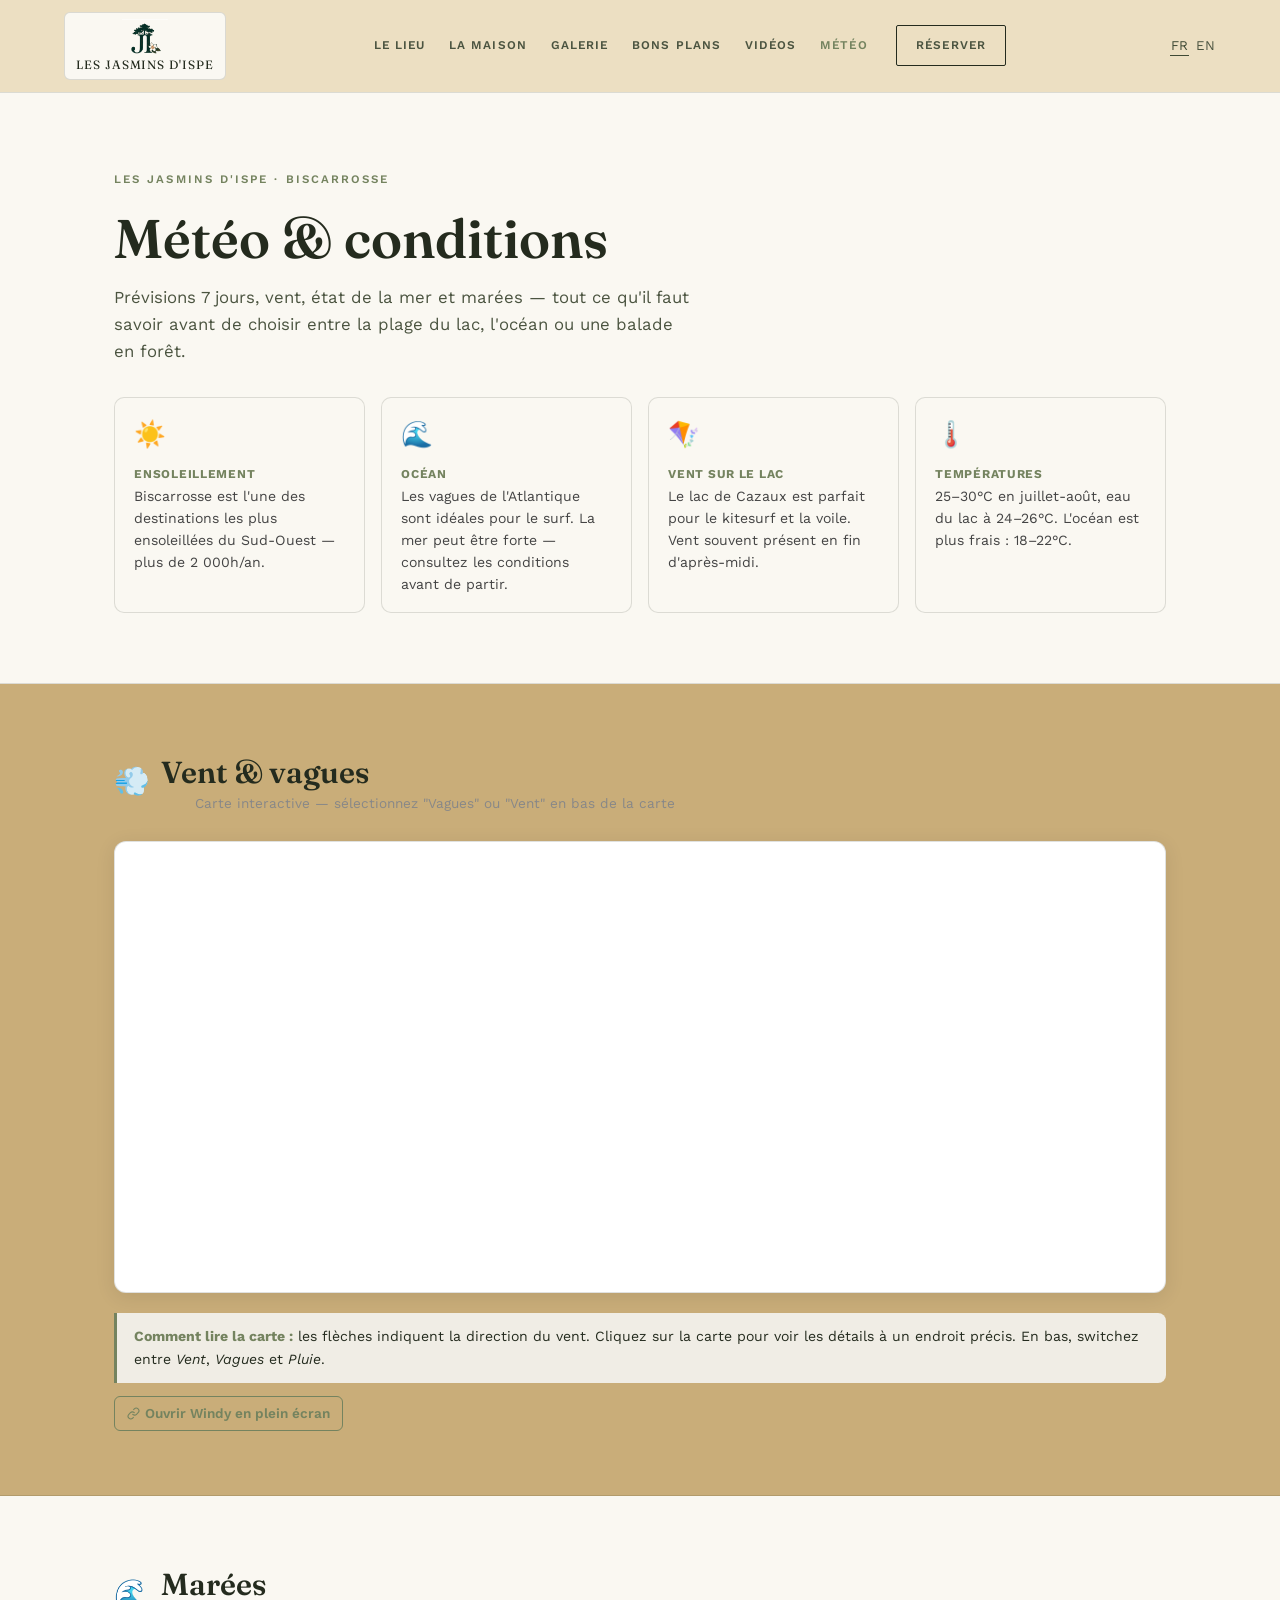
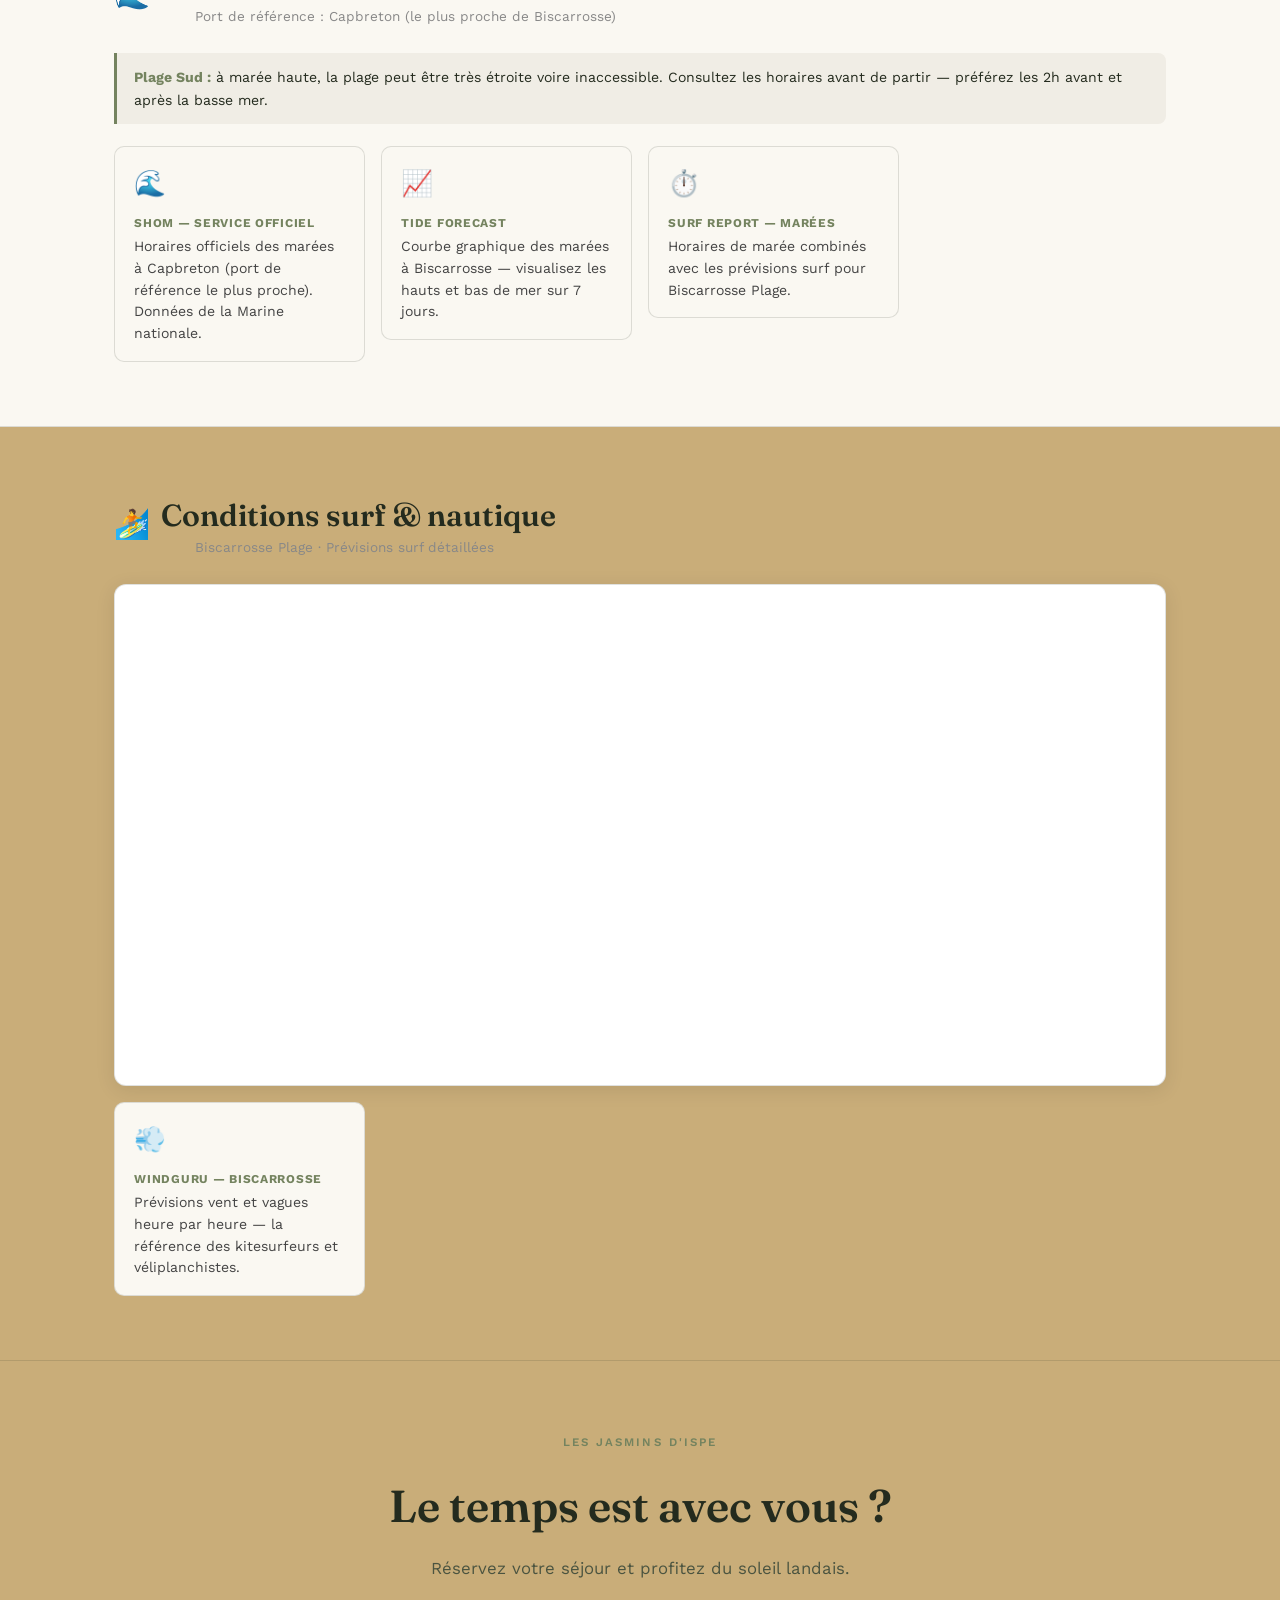
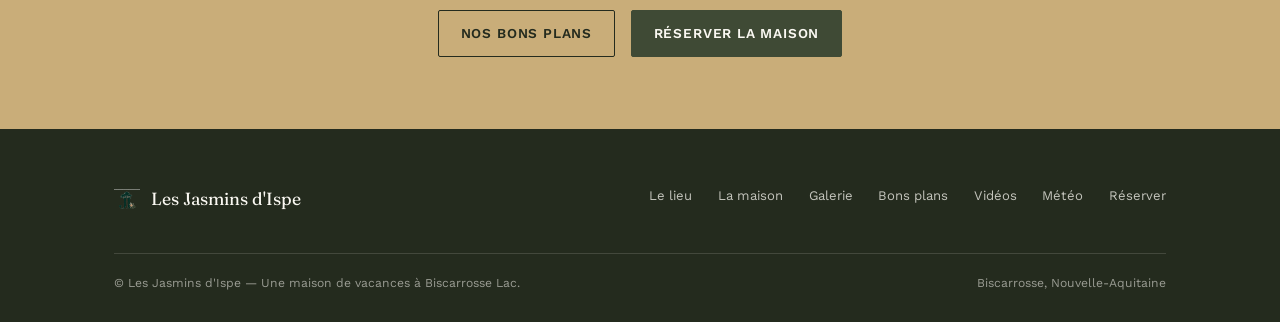
<file: meteo.html>
<!DOCTYPE html>
<html lang="fr">
<head>
<meta charset="UTF-8">
<meta name="viewport" content="width=device-width, initial-scale=1.0">
<title>Météo & Marées — Les Jasmins d'Ispe · Biscarrosse</title>
<meta name="description" content="Météo à Biscarrosse : prévisions 7 jours, vent, vagues et marées pour préparer vos sorties plage et nautiques.">
<link rel="icon" href="images/favicon.ico" sizes="any">
<link rel="icon" type="image/png" sizes="32x32" href="images/favicon-32.png">
<link rel="icon" type="image/png" sizes="16x16" href="images/favicon-16.png">
<link rel="icon" type="image/png" sizes="192x192" href="images/favicon-192.png">
<link rel="apple-touch-icon" sizes="180x180" href="images/apple-touch-icon.png">
<link rel="preconnect" href="https://fonts.googleapis.com">
<link rel="preconnect" href="https://fonts.gstatic.com" crossorigin>
<link href="https://fonts.googleapis.com/css2?family=Fraunces:ital,opsz,wght@0,9..144,400;0,9..144,600;1,9..144,500&family=Work+Sans:wght@400;500;600;700&display=swap" rel="stylesheet">
<link rel="stylesheet" href="styles.css">
<style>
.meteo-hero{
  padding: 170px 0 70px;
  background: var(--blanc);
  border-bottom: 1px solid var(--line);
}
.meteo-section{
  padding: 64px 0;
  border-bottom: 1px solid var(--line);
}
.meteo-section:last-of-type{ border-bottom: none; }
.meteo-section.alt{ background: var(--sable); }
.section-header{
  display: flex;
  align-items: center;
  gap: .7em;
  margin-bottom: 1.6em;
}
.section-icon{ font-size: 1.8rem; line-height: 1; }
.section-title{
  font-family: var(--display);
  font-size: clamp(1.4rem, 3vw, 1.9rem);
  font-weight: 600;
  margin: 0;
  color: var(--ink);
}
.section-sub{
  font-size: .85rem;
  color: #888;
  margin: -.2em 0 0 2.5em;
}
.widget-wrap{
  border-radius: 12px;
  overflow: hidden;
  box-shadow: 0 4px 20px rgba(0,0,0,.09);
  border: 1px solid var(--line);
  background: #fff;
}
.widget-wrap iframe{
  display: block;
  width: 100%;
  border: none;
}
.info-grid{
  display: grid;
  grid-template-columns: repeat(auto-fill, minmax(220px, 1fr));
  gap: 16px;
  margin-top: 1.4em;
}
.info-card{
  background: var(--blanc);
  border: 1px solid var(--line);
  border-radius: 10px;
  padding: 1em 1.2em;
}
.info-card-icon{ font-size: 1.6rem; margin-bottom: .4em; }
.info-card-label{
  font-size: .75rem;
  font-weight: 700;
  letter-spacing: .06em;
  text-transform: uppercase;
  color: var(--sauge);
  margin: 0 0 .2em;
}
.info-card-text{
  font-size: .88rem;
  line-height: 1.55;
  color: #444;
  margin: 0;
}
.tip{
  background: #f0ede5;
  border-left: 3px solid var(--sauge);
  border-radius: 0 8px 8px 0;
  padding: .9em 1.2em;
  font-size: .88rem;
  line-height: 1.6;
  color: var(--ink);
  margin-top: 1.4em;
}
.tip strong{ color: var(--sauge); }
.ext-link{
  display: inline-flex;
  align-items: center;
  gap: .35em;
  font-size: .85rem;
  font-weight: 600;
  color: var(--sauge);
  text-decoration: none;
  margin-top: 1em;
  border: 1px solid var(--sauge);
  border-radius: 6px;
  padding: .4em .9em;
  transition: background .15s, color .15s;
}
.ext-link:hover{ background: var(--sauge); color: #fff; }
.ext-link svg{ width:13px; height:13px; stroke:currentColor; fill:none; flex-shrink:0; }
</style>
</head>
<body>

<!-- ================= HEADER ================= -->
<header class="site-header scrolled" id="siteHeader">
  <a href="index.html#top" class="brand" style="color:var(--ink)">
    <img src="images/logo-mark.png" alt="" class="brand-mark">
    Les Jasmins d'Ispe
  </a>
  <nav class="main-nav" id="mainNav">
    <a href="index.html#lieu" data-lang="fr">Le lieu</a><a href="index.html#lieu" data-lang="en" hidden>The place</a>
    <a href="index.html#maison" data-lang="fr">La maison</a><a href="index.html#maison" data-lang="en" hidden>The house</a>
    <a href="gallery.html" data-lang="fr">Galerie</a><a href="gallery.html" data-lang="en" hidden>Gallery</a>
    <a href="conseils.html" data-lang="fr">Bons plans</a><a href="conseils.html" data-lang="en" hidden>Tips</a>
    <a href="videos.html" data-lang="fr">Vidéos</a><a href="videos.html" data-lang="en" hidden>Videos</a>
    <a href="meteo.html" style="color:var(--sauge)" data-lang="fr">Météo</a><a href="meteo.html" style="color:var(--sauge)" data-lang="en" hidden>Weather</a>
    <a href="index.html#reserver" class="btn btn-line" data-lang="fr">Réserver</a><a href="index.html#reserver" class="btn btn-line" data-lang="en" hidden>Book</a>
  </nav>
  <div class="lang-switch" role="group" aria-label="Language">
    <button type="button" data-set-lang="fr" class="active">FR</button><button type="button" data-set-lang="en">EN</button>
  </div>
  <button class="nav-toggle" id="navToggle" aria-label="Menu">
    <span></span><span></span><span></span>
  </button>
</header>

<!-- ================= HERO ================= -->
<section class="meteo-hero">
  <div class="container">
    <p class="eyebrow">Les Jasmins d'Ispe · Biscarrosse</p>
    <h1 style="font-family:var(--display); font-size:clamp(2.2rem,5vw,3.4rem); margin-top:.4em; line-height:1.05;">
      Météo & conditions
    </h1>
    <p class="lede" style="margin-top:1em; max-width:580px;">
      Prévisions 7 jours, vent, état de la mer et marées — tout ce qu'il faut savoir avant de choisir entre la plage du lac, l'océan ou une balade en forêt.
    </p>

    <div class="info-grid" style="margin-top:2em;">
      <div class="info-card">
        <div class="info-card-icon">☀️</div>
        <p class="info-card-label">Ensoleillement</p>
        <p class="info-card-text">Biscarrosse est l'une des destinations les plus ensoleillées du Sud-Ouest — plus de 2 000h/an.</p>
      </div>
      <div class="info-card">
        <div class="info-card-icon">🌊</div>
        <p class="info-card-label">Océan</p>
        <p class="info-card-text">Les vagues de l'Atlantique sont idéales pour le surf. La mer peut être forte — consultez les conditions avant de partir.</p>
      </div>
      <div class="info-card">
        <div class="info-card-icon">🪁</div>
        <p class="info-card-label">Vent sur le lac</p>
        <p class="info-card-text">Le lac de Cazaux est parfait pour le kitesurf et la voile. Vent souvent présent en fin d'après-midi.</p>
      </div>
      <div class="info-card">
        <div class="info-card-icon">🌡️</div>
        <p class="info-card-label">Températures</p>
        <p class="info-card-text">25–30°C en juillet-août, eau du lac à 24–26°C. L'océan est plus frais : 18–22°C.</p>
      </div>
    </div>
  </div>
</section>

<!-- ================= VENT & VAGUES ================= -->
<section class="meteo-section alt">
  <div class="container">
    <div class="section-header">
      <span class="section-icon">💨</span>
      <div>
        <h2 class="section-title">Vent & vagues</h2>
        <p class="section-sub">Carte interactive — sélectionnez "Vagues" ou "Vent" en bas de la carte</p>
      </div>
    </div>
    <div class="widget-wrap">
      <iframe
        src="https://embed.windy.com/embed2.html?lat=44.394&lon=-1.250&detailLat=44.394&detailLon=-1.250&width=650&height=450&pois=false&level=surface&overlay=waves&product=ecmwf&menu=&message=true&marker=true&calendar=now&pressure=&type=map&location=coordinates&detail=true&metricWind=km%2Fh&metricTemp=%C2%B0C&radarRange=-1"
        frameborder="0"
        style="height:450px;">
      </iframe>
    </div>
    <div class="tip">
      <strong>Comment lire la carte :</strong> les flèches indiquent la direction du vent. Cliquez sur la carte pour voir les détails à un endroit précis. En bas, switchez entre <em>Vent</em>, <em>Vagues</em> et <em>Pluie</em>.
    </div>
    <a href="https://www.windy.com/?waves,44.394,-1.250,10" target="_blank" rel="noopener" class="ext-link">
      <svg viewBox="0 0 24 24" stroke-width="2"><path d="M10 13a5 5 0 0 0 7.54.54l3-3a5 5 0 0 0-7.07-7.07l-1.72 1.71"/><path d="M14 11a5 5 0 0 0-7.54-.54l-3 3a5 5 0 0 0 7.07 7.07l1.71-1.71"/></svg>
      Ouvrir Windy en plein écran
    </a>
  </div>
</section>

<!-- ================= MARÉES ================= -->
<section class="meteo-section">
  <div class="container">
    <div class="section-header">
      <span class="section-icon">🌊</span>
      <div>
        <h2 class="section-title">Marées</h2>
        <p class="section-sub">Port de référence : Capbreton (le plus proche de Biscarrosse)</p>
      </div>
    </div>
    <div class="tip">
      <strong>Plage Sud :</strong> à marée haute, la plage peut être très étroite voire inaccessible. Consultez les horaires avant de partir — préférez les 2h avant et après la basse mer.
    </div>
    <div style="display:grid; grid-template-columns:repeat(auto-fill,minmax(220px,1fr)); gap:16px; margin-top:1.4em;">
      <a href="https://maree.shom.fr/places/Capbreton/tides/lastriver?locale=fr" target="_blank" rel="noopener" style="text-decoration:none;">
        <div class="info-card" style="cursor:pointer;">
          <div class="info-card-icon">🌊</div>
          <p class="info-card-label">SHOM — Service officiel</p>
          <p class="info-card-text">Horaires officiels des marées à Capbreton (port de référence le plus proche). Données de la Marine nationale.</p>
        </div>
      </a>
      <a href="https://www.tide-forecast.com/locations/Biscarrosse/tides/latest" target="_blank" rel="noopener" style="text-decoration:none;">
        <div class="info-card" style="cursor:pointer;">
          <div class="info-card-icon">📈</div>
          <p class="info-card-label">Tide Forecast</p>
          <p class="info-card-text">Courbe graphique des marées à Biscarrosse — visualisez les hauts et bas de mer sur 7 jours.</p>
        </div>
      </a>
      <a href="https://www.surf-report.com/marees/biscarrosse-s397.html" target="_blank" rel="noopener" style="text-decoration:none;">
        <div class="info-card" style="cursor:pointer;">
          <div class="info-card-icon">⏱️</div>
          <p class="info-card-label">Surf Report — Marées</p>
          <p class="info-card-text">Horaires de marée combinés avec les prévisions surf pour Biscarrosse Plage.</p>
        </div>
      </a>
    </div>
  </div>
</section>

<!-- ================= SURF ================= -->
<section class="meteo-section alt">
  <div class="container">
    <div class="section-header">
      <span class="section-icon">🏄</span>
      <div>
        <h2 class="section-title">Conditions surf & nautique</h2>
        <p class="section-sub">Biscarrosse Plage · Prévisions surf détaillées</p>
      </div>
    </div>
    <div style="display:grid; grid-template-columns:repeat(auto-fill,minmax(220px,1fr)); gap:16px;">
      <div class="widget-wrap" style="grid-column:1/-1;">
        <iframe
          src="https://www.yadusurf.com/meteo-surf-report/biscarrosse"
          frameborder="0"
          style="width:100%; height:500px;">
        </iframe>
      </div>
      <a href="https://www.windguru.cz/231" target="_blank" rel="noopener" style="text-decoration:none;">
        <div class="info-card" style="cursor:pointer;">
          <div class="info-card-icon">💨</div>
          <p class="info-card-label">Windguru — Biscarrosse</p>
          <p class="info-card-text">Prévisions vent et vagues heure par heure — la référence des kitesurfeurs et véliplanchistes.</p>
        </div>
      </a>
    </div>
  </div>
</section>

<!-- ================= CTA ================= -->
<section style="padding:72px 0; background:var(--sable); text-align:center;">
  <div class="container">
    <p class="eyebrow">Les Jasmins d'Ispe</p>
    <h2 style="font-family:var(--display); font-size:clamp(1.8rem,4vw,2.8rem); margin-top:.4em;">Le temps est avec vous ?</h2>
    <p class="lede" style="margin-top:.8em; max-width:480px; margin-left:auto; margin-right:auto;">Réservez votre séjour et profitez du soleil landais.</p>
    <div style="display:flex; gap:1em; justify-content:center; flex-wrap:wrap; margin-top:1.8em;">
      <a href="conseils.html" class="btn btn-line">Nos bons plans</a>
      <a href="index.html#reserver" class="btn btn-primary">Réserver la maison</a>
    </div>
  </div>
</section>

<!-- ================= FOOTER ================= -->
<footer class="site-footer">
  <div class="container">
    <div class="footer-top">
      <div class="footer-brand">
        <img src="images/logo-mark.png" alt="" class="brand-mark">
        Les Jasmins d'Ispe
      </div>
      <nav class="footer-nav">
        <a href="index.html#lieu" data-lang="fr">Le lieu</a><a href="index.html#lieu" data-lang="en" hidden>The place</a>
        <a href="index.html#maison" data-lang="fr">La maison</a><a href="index.html#maison" data-lang="en" hidden>The house</a>
        <a href="gallery.html" data-lang="fr">Galerie</a><a href="gallery.html" data-lang="en" hidden>Gallery</a>
        <a href="conseils.html" data-lang="fr">Bons plans</a><a href="conseils.html" data-lang="en" hidden>Tips</a>
        <a href="videos.html" data-lang="fr">Vidéos</a><a href="videos.html" data-lang="en" hidden>Videos</a>
        <a href="meteo.html" data-lang="fr">Météo</a><a href="meteo.html" data-lang="en" hidden>Weather</a>
        <a href="index.html#reserver" data-lang="fr">Réserver</a><a href="index.html#reserver" data-lang="en" hidden>Book</a>
      </nav>
    </div>
    <div class="footer-bottom">
      <span data-lang="fr">© <span class="cur-year"></span> Les Jasmins d'Ispe — Une maison de vacances à Biscarrosse Lac.</span>
      <span data-lang="en" hidden>© <span class="cur-year"></span> Les Jasmins d'Ispe — A holiday home at Biscarrosse Lake.</span>
      <span>Biscarrosse, Nouvelle-Aquitaine</span>
    </div>
  </div>
</footer>

<script src="script.js"></script>
</body>
</html>
</file>
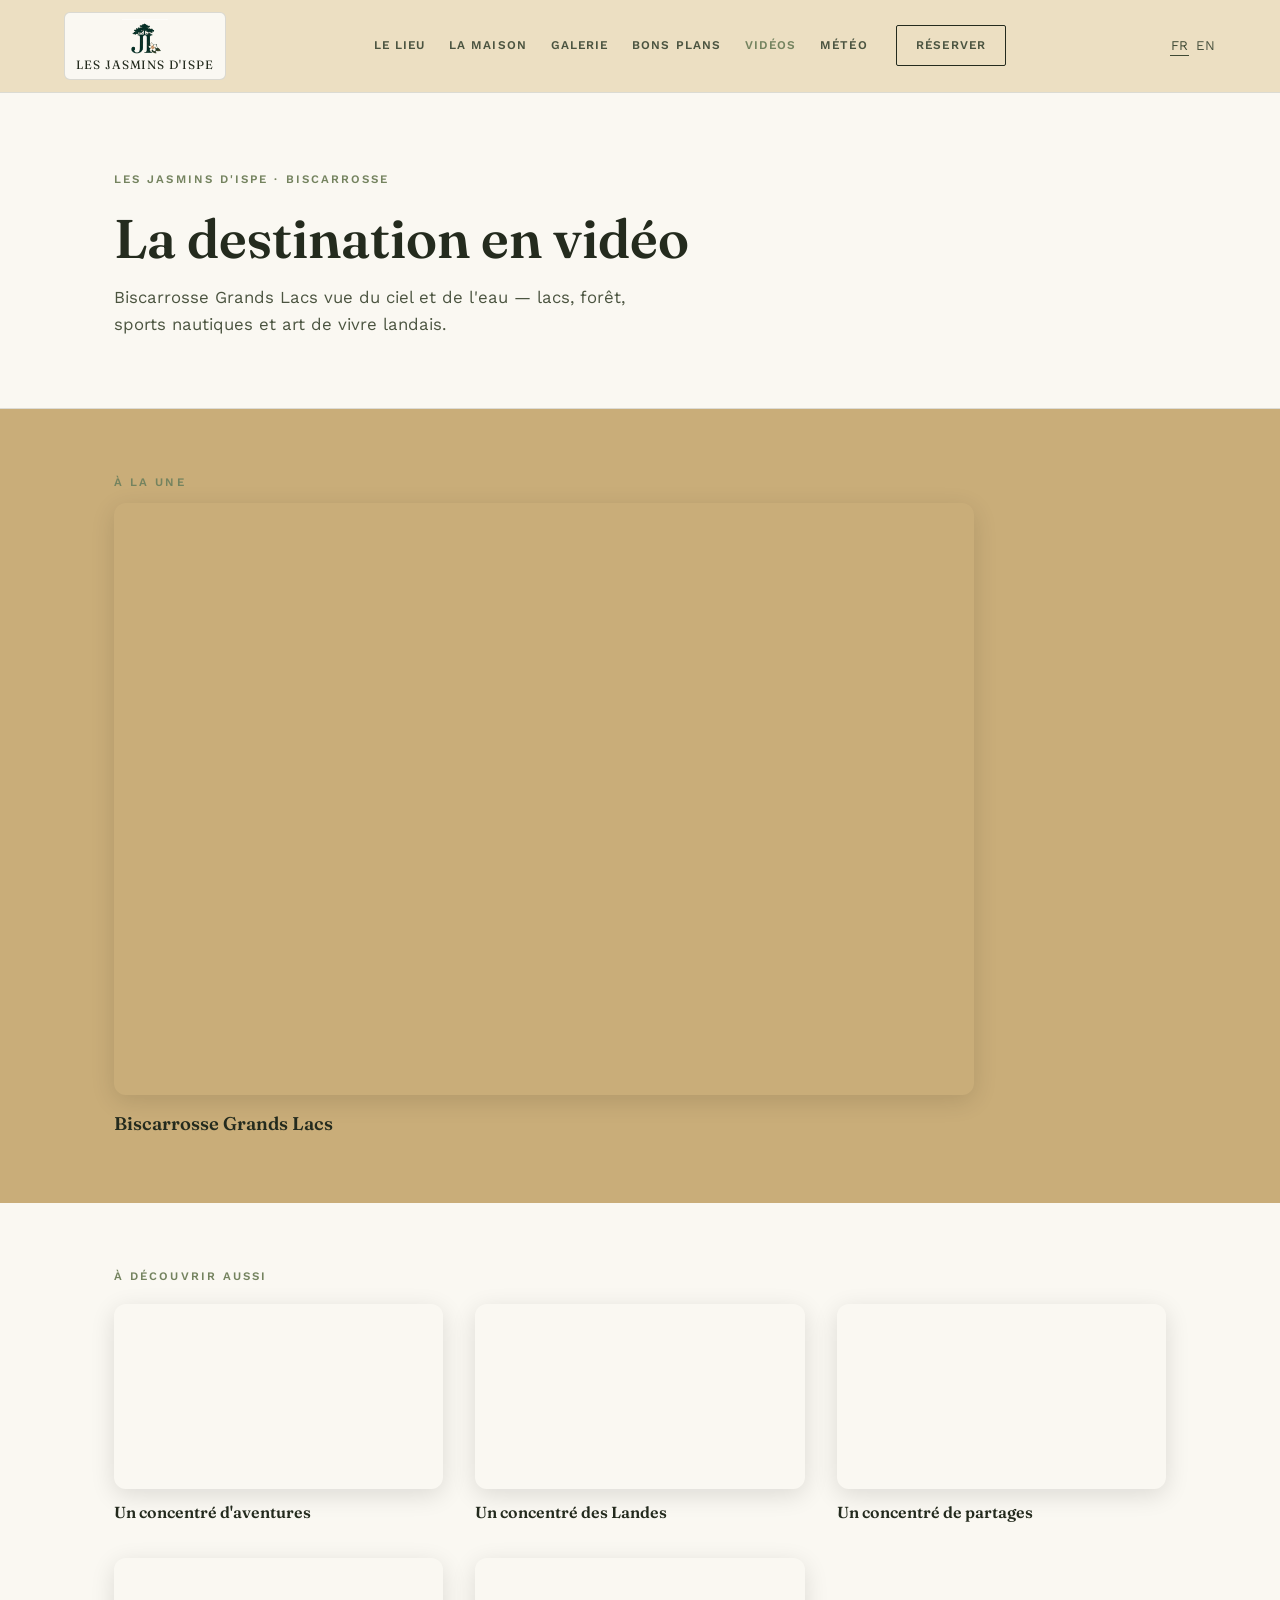
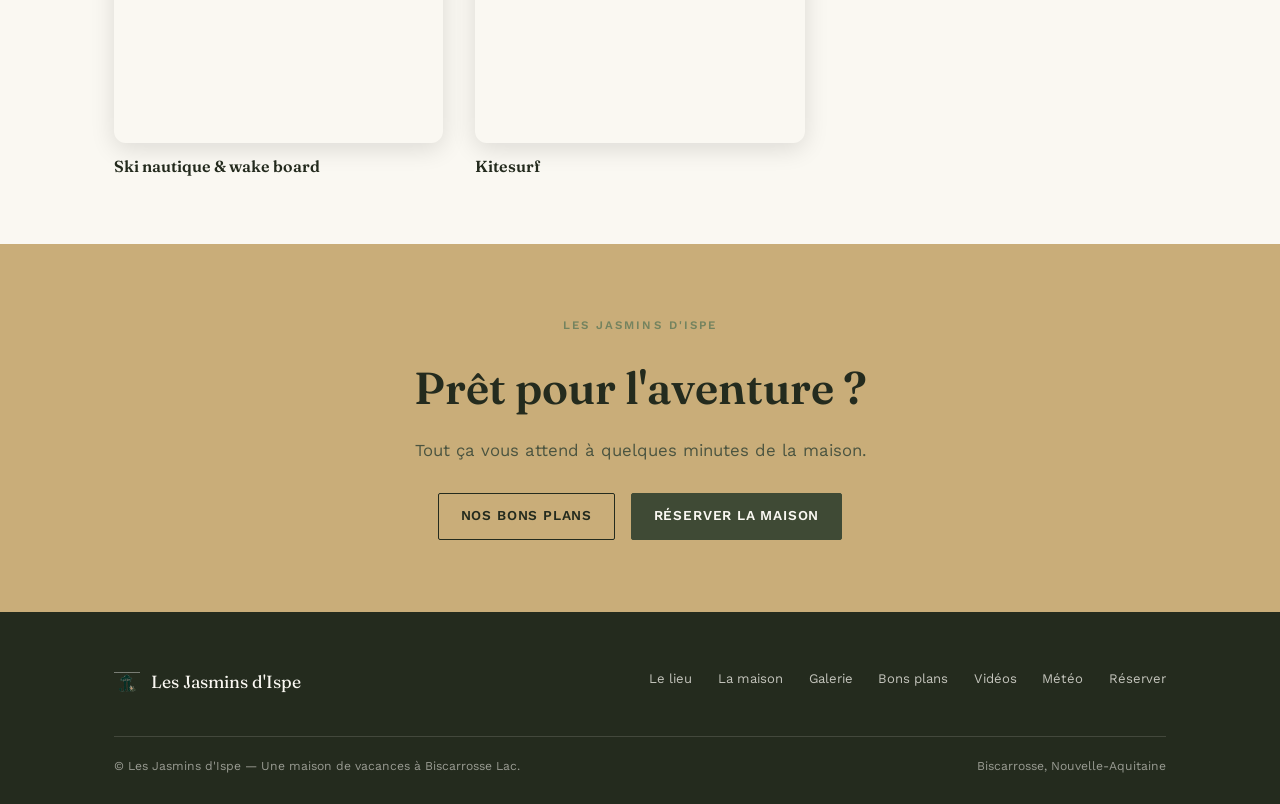
<file: videos.html>
<!DOCTYPE html>
<html lang="fr">
<head>
<meta charset="UTF-8">
<meta name="viewport" content="width=device-width, initial-scale=1.0">
<title>Vidéos — Les Jasmins d'Ispe · Biscarrosse</title>
<meta name="description" content="Découvrez Biscarrosse Grands Lacs en vidéo — aventures, nature, kitesurf, ski nautique et bien plus.">
<link rel="icon" href="images/favicon.ico" sizes="any">
<link rel="icon" type="image/png" sizes="32x32" href="images/favicon-32.png">
<link rel="icon" type="image/png" sizes="16x16" href="images/favicon-16.png">
<link rel="icon" type="image/png" sizes="192x192" href="images/favicon-192.png">
<link rel="apple-touch-icon" sizes="180x180" href="images/apple-touch-icon.png">
<link rel="preconnect" href="https://fonts.googleapis.com">
<link rel="preconnect" href="https://fonts.gstatic.com" crossorigin>
<link href="https://fonts.googleapis.com/css2?family=Fraunces:ital,opsz,wght@0,9..144,400;0,9..144,600;1,9..144,500&family=Work+Sans:wght@400;500;600;700&display=swap" rel="stylesheet">
<link rel="stylesheet" href="styles.css">
<style>
.video-hero{
  padding: 170px 0 70px;
  background: var(--blanc);
  border-bottom: 1px solid var(--line);
}
.video-featured{
  padding: 64px 0;
  background: var(--sable);
}
.video-grid-section{
  padding: 64px 0;
  background: var(--blanc);
}
.video-embed{
  position: relative;
  padding-bottom: 56.25%;
  height: 0;
  overflow: hidden;
  border-radius: 12px;
  box-shadow: 0 6px 24px rgba(0,0,0,.12);
}
.video-embed iframe{
  position: absolute;
  top: 0; left: 0;
  width: 100%; height: 100%;
}
.video-label{
  font-family: var(--display);
  font-size: 1rem;
  font-weight: 600;
  margin: .7em 0 0;
  color: var(--ink);
}
.video-grid{
  display: grid;
  grid-template-columns: repeat(auto-fill, minmax(300px, 1fr));
  gap: 32px;
}
</style>
</head>
<body>

<!-- ================= HEADER ================= -->
<header class="site-header scrolled" id="siteHeader">
  <a href="index.html#top" class="brand" style="color:var(--ink)">
    <img src="images/logo-mark.png" alt="" class="brand-mark">
    Les Jasmins d'Ispe
  </a>
  <nav class="main-nav" id="mainNav">
    <a href="index.html#lieu" data-lang="fr">Le lieu</a><a href="index.html#lieu" data-lang="en" hidden>The place</a>
    <a href="index.html#maison" data-lang="fr">La maison</a><a href="index.html#maison" data-lang="en" hidden>The house</a>
    <a href="gallery.html" data-lang="fr">Galerie</a><a href="gallery.html" data-lang="en" hidden>Gallery</a>
    <a href="conseils.html" data-lang="fr">Bons plans</a><a href="conseils.html" data-lang="en" hidden>Tips</a>
    <a href="videos.html" style="color:var(--sauge)" data-lang="fr">Vidéos</a><a href="videos.html" style="color:var(--sauge)" data-lang="en" hidden>Videos</a>
    <a href="meteo.html" data-lang="fr">Météo</a><a href="meteo.html" data-lang="en" hidden>Weather</a>
    <a href="index.html#reserver" class="btn btn-line" data-lang="fr">Réserver</a><a href="index.html#reserver" class="btn btn-line" data-lang="en" hidden>Book</a>
  </nav>
  <div class="lang-switch" role="group" aria-label="Language">
    <button type="button" data-set-lang="fr" class="active">FR</button><button type="button" data-set-lang="en">EN</button>
  </div>
  <button class="nav-toggle" id="navToggle" aria-label="Menu">
    <span></span><span></span><span></span>
  </button>
</header>

<!-- ================= HERO ================= -->
<section class="video-hero">
  <div class="container">
    <p class="eyebrow">Les Jasmins d'Ispe · Biscarrosse</p>
    <h1 style="font-family:var(--display); font-size:clamp(2.2rem,5vw,3.4rem); margin-top:.4em; line-height:1.05;">
      La destination en vidéo
    </h1>
    <p class="lede" style="margin-top:1em; max-width:560px;">
      Biscarrosse Grands Lacs vue du ciel et de l'eau — lacs, forêt, sports nautiques et art de vivre landais.
    </p>
  </div>
</section>

<!-- ================= VIDÉO PRINCIPALE ================= -->
<section class="video-featured">
  <div class="container">
    <p class="eyebrow" style="margin-bottom:1em;">À la une</p>
    <div class="video-embed" style="max-width:860px;">
      <iframe src="https://www.youtube.com/embed/nDcdccu1ciE" title="Biscarrosse Grands Lacs" frameborder="0" allow="accelerometer; autoplay; clipboard-write; encrypted-media; gyroscope; picture-in-picture" allowfullscreen></iframe>
    </div>
    <p class="video-label" style="font-size:1.15rem; margin-top:.8em;">Biscarrosse Grands Lacs</p>
  </div>
</section>

<!-- ================= GRILLE VIDÉOS ================= -->
<section class="video-grid-section">
  <div class="container">
    <p class="eyebrow" style="margin-bottom:1.6em;">À découvrir aussi</p>
    <div class="video-grid">

      <div>
        <div class="video-embed">
          <iframe src="https://www.youtube.com/embed/V3QLMwmXtcY" title="Un concentré d'aventures" frameborder="0" allow="accelerometer; autoplay; clipboard-write; encrypted-media; gyroscope; picture-in-picture" allowfullscreen></iframe>
        </div>
        <p class="video-label">Un concentré d'aventures</p>
      </div>

      <div>
        <div class="video-embed">
          <iframe src="https://www.youtube.com/embed/GlKfcjFZs38?start=3" title="Un concentré des Landes" frameborder="0" allow="accelerometer; autoplay; clipboard-write; encrypted-media; gyroscope; picture-in-picture" allowfullscreen></iframe>
        </div>
        <p class="video-label">Un concentré des Landes</p>
      </div>

      <div>
        <div class="video-embed">
          <iframe src="https://www.youtube.com/embed/BVEOjIiITUA?start=21" title="Un concentré de partages" frameborder="0" allow="accelerometer; autoplay; clipboard-write; encrypted-media; gyroscope; picture-in-picture" allowfullscreen></iframe>
        </div>
        <p class="video-label">Un concentré de partages</p>
      </div>

      <div>
        <div class="video-embed">
          <iframe src="https://www.youtube.com/embed/ASE6-OxNvAc?start=76" title="Ski nautique & wake board" frameborder="0" allow="accelerometer; autoplay; clipboard-write; encrypted-media; gyroscope; picture-in-picture" allowfullscreen></iframe>
        </div>
        <p class="video-label">Ski nautique & wake board</p>
      </div>

      <div>
        <div class="video-embed">
          <iframe src="https://www.youtube.com/embed/IbmxBM-w7ms" title="Kitesurf" frameborder="0" allow="accelerometer; autoplay; clipboard-write; encrypted-media; gyroscope; picture-in-picture" allowfullscreen></iframe>
        </div>
        <p class="video-label">Kitesurf</p>
      </div>

    </div>
  </div>
</section>

<!-- ================= CTA ================= -->
<section style="padding:72px 0; background:var(--sable); text-align:center;">
  <div class="container">
    <p class="eyebrow">Les Jasmins d'Ispe</p>
    <h2 style="font-family:var(--display); font-size:clamp(1.8rem,4vw,2.8rem); margin-top:.4em;">Prêt pour l'aventure ?</h2>
    <p class="lede" style="margin-top:.8em; max-width:480px; margin-left:auto; margin-right:auto;">Tout ça vous attend à quelques minutes de la maison.</p>
    <div style="display:flex; gap:1em; justify-content:center; flex-wrap:wrap; margin-top:1.8em;">
      <a href="conseils.html" class="btn btn-line">Nos bons plans</a>
      <a href="index.html#reserver" class="btn btn-primary">Réserver la maison</a>
    </div>
  </div>
</section>

<!-- ================= FOOTER ================= -->
<footer class="site-footer">
  <div class="container">
    <div class="footer-top">
      <div class="footer-brand">
        <img src="images/logo-mark.png" alt="" class="brand-mark">
        Les Jasmins d'Ispe
      </div>
      <nav class="footer-nav">
        <a href="index.html#lieu" data-lang="fr">Le lieu</a><a href="index.html#lieu" data-lang="en" hidden>The place</a>
        <a href="index.html#maison" data-lang="fr">La maison</a><a href="index.html#maison" data-lang="en" hidden>The house</a>
        <a href="gallery.html" data-lang="fr">Galerie</a><a href="gallery.html" data-lang="en" hidden>Gallery</a>
        <a href="conseils.html" data-lang="fr">Bons plans</a><a href="conseils.html" data-lang="en" hidden>Tips</a>
        <a href="videos.html" data-lang="fr">Vidéos</a><a href="videos.html" data-lang="en" hidden>Videos</a>
        <a href="meteo.html" data-lang="fr">Météo</a><a href="meteo.html" data-lang="en" hidden>Weather</a>
        <a href="index.html#reserver" data-lang="fr">Réserver</a><a href="index.html#reserver" data-lang="en" hidden>Book</a>
      </nav>
    </div>
    <div class="footer-bottom">
      <span data-lang="fr">© <span class="cur-year"></span> Les Jasmins d'Ispe — Une maison de vacances à Biscarrosse Lac.</span>
      <span data-lang="en" hidden>© <span class="cur-year"></span> Les Jasmins d'Ispe — A holiday home at Biscarrosse Lake.</span>
      <span>Biscarrosse, Nouvelle-Aquitaine</span>
    </div>
  </div>
</footer>

<script src="script.js"></script>
</body>
</html>
</file>
<file: styles.css>
/* ==========================================================================
   LES JASMINS D'ISPE — feuille de style
   Palette : vert sauge / beige sable / blanc cassé
   Display : Fraunces — Texte : Work Sans
   ========================================================================== */

:root{
  --ink:        #242b1e;
  --ink-soft:   #4b5440;
  --sauge-deep: #3f4a35;
  --sauge:      #74835f;
  --sauge-mid:  #97a482;
  --sauge-pale: #d8ddc9;
  --sable:      #c9ad79;
  --sable-pale: #ecdfc2;
  --blanc:      #faf8f2;
  --paper:      #fffdf9;
  --line:       rgba(36,43,30,.14);

  --display: "Fraunces", "Iowan Old Style", serif;
  --body: "Work Sans", "Helvetica Neue", Arial, sans-serif;

  --container: 1180px;
  --gutter: clamp(20px, 5vw, 64px);
  --radius: 2px;
}

[hidden]{ display:none !important; }

/* ---------- Reset ---------- */
*,*::before,*::after{ box-sizing:border-box; }
html{ scroll-behavior:smooth; }
body{
  margin:0;
  font-family:var(--body);
  color:var(--ink);
  background:var(--blanc);
  -webkit-font-smoothing:antialiased;
  line-height:1.6;
}
img{ max-width:100%; display:block; }
a{ color:inherit; text-decoration:none; }
h1,h2,h3,h4{ font-family:var(--display); margin:0; font-weight:600; }
p{ margin:0; }
ul{ margin:0; padding:0; list-style:none; }
button{ font-family:inherit; cursor:pointer; }
input,textarea,select{ font-family:inherit; font-size:1rem; }

@media (prefers-reduced-motion: reduce){
  html{ scroll-behavior:auto; }
  *{ animation-duration:.001ms !important; transition-duration:.001ms !important; }
}

/* ---------- Utility ---------- */
.container{ max-width:var(--container); margin:0 auto; padding:0 var(--gutter); }
.eyebrow{
  font-family:var(--body);
  text-transform:uppercase;
  letter-spacing:.18em;
  font-size:.72rem;
  font-weight:600;
  color:var(--sauge);
}
.eyebrow.on-dark{ color:var(--sauge-pale); }
.section-head{ max-width:640px; }
.section-head h2{
  font-size:clamp(1.9rem, 3.2vw, 2.6rem);
  line-height:1.12;
  margin-top:.5rem;
  color:var(--ink);
}
.section-head em{
  font-style:italic;
  color:var(--sauge);
}
.section-head p{
  margin-top:1.1rem;
  font-size:1.02rem;
  color:var(--ink-soft);
  max-width:46ch;
}
.lede{ font-size:1.05rem; color:var(--ink-soft); max-width:50ch; }

.btn{
  display:inline-flex;
  align-items:center;
  gap:.5em;
  padding:.85em 1.6em;
  border-radius:var(--radius);
  font-size:.85rem;
  letter-spacing:.06em;
  text-transform:uppercase;
  font-weight:600;
  border:1px solid currentColor;
  transition:background .25s ease, color .25s ease, transform .25s ease;
}
.btn-primary{
  background:var(--sauge-deep);
  border-color:var(--sauge-deep);
  color:var(--blanc);
}
.btn-primary:hover{ background:var(--ink); border-color:var(--ink); transform:translateY(-1px); }
.btn-ghost{
  background:transparent;
  color:var(--blanc);
  border-color:rgba(250,248,242,.55);
}
.btn-ghost:hover{ background:rgba(250,248,242,.12); }
.btn-line{
  background:transparent;
  color:var(--ink);
  border-color:var(--ink);
}
.btn-line:hover{ background:var(--ink); color:var(--blanc); }

/* divider: signature "lattes de pin" motif */
.lattes{
  height:34px;
  background-image:repeating-linear-gradient(
    90deg,
    var(--sable) 0, var(--sable) 3px,
    transparent 3px, transparent 38px
  );
  opacity:.55;
}
.lattes.deep{
  background-image:repeating-linear-gradient(
    90deg,
    var(--sauge-pale) 0, var(--sauge-pale) 3px,
    transparent 3px, transparent 38px
  );
  opacity:.18;
}

/* reveal-on-scroll — visible by default; only hidden+animated if JS actually runs */
.reveal{ opacity:1; transform:none; }
html.js-ready .reveal{ opacity:0; transform:translateY(18px); transition:opacity .7s ease, transform .7s ease; }
html.js-ready .reveal.is-visible{ opacity:1; transform:translateY(0); }

/* ==========================================================================
   HEADER
   ========================================================================== */
.site-header{
  position:fixed; top:0; left:0; right:0; z-index:100;
  display:flex; align-items:center; justify-content:space-between;
  padding:12px var(--gutter);
  background:var(--sable-pale);
  box-shadow:0 1px 0 var(--line);
  transition:box-shadow .35s ease;
}
.site-header.scrolled{
  background:var(--sable-pale);
  -webkit-backdrop-filter:blur(6px);
  backdrop-filter:blur(6px);
  box-shadow:0 2px 8px rgba(0,0,0,.08);
}
.brand{
  display:flex; flex-direction:column; align-items:center; gap:.3em;
  font-family:var(--display);
  font-size:.75rem;
  letter-spacing:.08em;
  text-transform:uppercase;
  color:var(--ink);
  background:var(--blanc);
  border:1px solid rgba(36,43,30,.15);
  border-radius:6px;
  padding:.5em .9em .55em;
  transition:box-shadow .25s ease;
  line-height:1.2;
}
.brand:hover{ box-shadow:0 2px 12px rgba(0,0,0,.10); }
.site-header.scrolled .brand{ color:var(--ink); }
.brand-mark{ width:46px; height:auto; flex:none; display:block; }

.main-nav{ display:flex; align-items:center; gap:1.5em; }
.main-nav a{
  font-size:.74rem;
  text-transform:uppercase;
  letter-spacing:.09em;
  font-weight:600;
  color:var(--ink-soft);
  transition:color .3s ease;
  position:relative;
}
.site-header.scrolled .main-nav a{ color:var(--ink-soft); }
.main-nav a:hover{ color:var(--sable); }
.main-nav .btn{ margin-left:.4em; }
.main-nav .btn-ghost{ color:var(--ink); border-color:var(--ink); }
.main-nav .btn-ghost:hover{ background:var(--ink); color:var(--blanc); }
.site-header.scrolled .btn-ghost{ color:var(--ink); border-color:var(--ink); }
.site-header.scrolled .btn-ghost:hover{ background:var(--ink); color:var(--blanc); }

.lang-switch{
  display:flex; align-items:center; gap:.5em;
  font-size:.74rem; font-weight:700; letter-spacing:.04em;
  margin-left:1.4em;
  position:relative; z-index:101;
}
.lang-switch button{
  background:none; border:none; padding:2px 1px;
  color:var(--ink-soft);
  transition:color .25s ease;
}
.site-header.scrolled .lang-switch button{ color:var(--ink-soft); }
.lang-switch button.active{
  color:var(--sauge-deep);
  border-bottom:1px solid var(--sauge-deep);
}
.site-header.scrolled .lang-switch button.active{
  color:var(--sauge-deep);
  border-bottom-color:var(--sauge-deep);
}
@media (max-width: 880px){
  .lang-switch{ margin-left:auto; margin-right:14px; }
}

.nav-toggle{
  display:none;
  width:30px; height:22px;
  position:relative;
  background:none; border:none; padding:0;
  z-index:101;
}
.nav-toggle span{
  position:absolute; left:0; right:0; height:2px; background:var(--blanc);
  transition:transform .3s ease, opacity .3s ease, background .3s ease;
}
.site-header.scrolled .nav-toggle span{ background:var(--ink); }
.nav-toggle span:nth-child(1){ top:0; }
.nav-toggle span:nth-child(2){ top:10px; }
.nav-toggle span:nth-child(3){ top:20px; }
.nav-open .nav-toggle span:nth-child(1){ transform:translateY(10px) rotate(45deg); }
.nav-open .nav-toggle span:nth-child(2){ opacity:0; }
.nav-open .nav-toggle span:nth-child(3){ transform:translateY(-10px) rotate(-45deg); }

@media (max-width: 880px){
  .main-nav{
    position:fixed; inset:0; z-index:99;
    background:var(--sauge-deep);
    flex-direction:column; justify-content:center; gap:1.8em;
    transform:translateY(-100%); opacity:0;
    transition:transform .4s ease, opacity .3s ease;
  }
  .nav-open .main-nav{ transform:translateY(0); opacity:1; }
  .main-nav a{ color:var(--blanc); font-size:1rem; }
  .main-nav .btn{ margin-left:0; margin-top:1em; }
  .nav-toggle{ display:block; }
}

/* ==========================================================================
   HERO
   ========================================================================== */
.hero{
  position:relative;
  min-height:100vh;
  display:flex;
  align-items:flex-end;
  background:#1c2117;
  overflow:hidden;
}
.hero img{
  position:absolute; inset:0; width:100%; height:100%; object-fit:cover;
  object-position:42% 35%;
}
.hero::after{
  content:"";
  position:absolute; inset:0;
  background:
    linear-gradient(95deg, rgba(20,24,15,.78) 0%, rgba(20,24,15,.42) 38%, rgba(20,24,15,.08) 62%),
    linear-gradient(to top, rgba(15,18,11,.55) 0%, rgba(15,18,11,0) 42%);
}
.hero-content{
  position:relative; z-index:2;
  width:100%;
  padding:0 var(--gutter) 0;
  padding-bottom:0;
  color:var(--blanc);
  display:flex; flex-direction:column; gap:0;
}
.hero-text{
  max-width:760px;
  padding-top:160px;
  padding-bottom:64px;
}
.hero-text .eyebrow{ color:var(--sable); }
.hero-text h1{
  font-size:clamp(2.8rem, 7.5vw, 5.6rem);
  line-height:.98;
  margin-top:.4em;
  letter-spacing:-.01em;
}
.hero-text h1 small{
  display:block;
  font-size:.46em;
  font-weight:400;
  letter-spacing:.32em;
  text-transform:uppercase;
  color:var(--sauge-pale);
  margin-bottom:.18em;
}
.hero-text .sub{
  font-family:var(--display);
  font-style:italic;
  font-size:clamp(1.05rem,2vw,1.4rem);
  color:var(--sauge-pale);
  margin-top:.7em;
}
.hero-facts{
  position:relative; z-index:2;
  display:grid;
  grid-template-columns:repeat(4,1fr);
  background:rgba(20,24,15,.78);
  border-top:1px solid rgba(250,248,242,.18);
  -webkit-backdrop-filter:blur(4px);
  backdrop-filter:blur(4px);
}
.hero-fact{
  display:flex; align-items:center; gap:.7em;
  padding:18px var(--gutter);
  color:var(--blanc);
  font-size:.82rem;
  letter-spacing:.03em;
  border-right:1px solid rgba(250,248,242,.14);
}
.hero-fact:last-child{ border-right:none; }
.hero-fact svg{ width:20px; height:20px; flex:none; stroke:var(--sable); }
.hero-fact strong{ display:block; font-weight:600; }
.hero-fact span{ color:rgba(250,248,242,.7); font-size:.84em; }

.scroll-cue{
  position:absolute; right:var(--gutter); bottom:118px; z-index:2;
  display:flex; flex-direction:column; align-items:center; gap:8px;
  color:rgba(250,248,242,.75);
  font-size:.68rem; letter-spacing:.2em; text-transform:uppercase;
  writing-mode:vertical-rl;
}
.scroll-cue .line{
  writing-mode:horizontal-tb;
  width:1px; height:46px; background:rgba(250,248,242,.5);
  animation:cue 2.2s ease-in-out infinite;
}
@keyframes cue{ 0%,100%{ transform:scaleY(.4); opacity:.4 } 50%{ transform:scaleY(1); opacity:1 } }

@media (max-width: 720px){
  .hero-facts{ grid-template-columns:repeat(2,1fr); }
  .hero-fact{ border-bottom:1px solid rgba(250,248,242,.14); padding:14px var(--gutter); }
  .hero-text{ padding-top:120px; padding-bottom:40px; }
  .scroll-cue{ display:none; }
}

/* ==========================================================================
   INTRO / LE LAC  (deep sage band)
   ========================================================================== */
.intro{
  background:var(--sauge-deep);
  color:var(--blanc);
  padding:110px 0 0;
  text-align:center;
}
.intro .container{ display:flex; flex-direction:column; align-items:center; }
.intro .eyebrow{ color:var(--sable); }
.intro h2{
  color:var(--blanc);
  font-size:clamp(2.1rem,4vw,3.1rem);
  margin-top:.5em;
}
.intro h2 em{ color:var(--sauge-pale); font-style:italic; }
.intro p{
  margin-top:1.3em; max-width:54ch;
  color:rgba(250,248,242,.82);
  font-size:1.05rem;
}
.intro p + p{ margin-top:1em; }
.intro-strip{
  margin-top:64px;
  display:grid; grid-template-columns:1.4fr 1fr 1fr;
}
.intro-strip img{ width:100%; height:230px; object-fit:cover; }

@media (max-width: 720px){
  .intro{ padding-top:80px; }
  .intro-strip{ grid-template-columns:1fr; }
  .intro-strip img{ height:190px; }
}

/* ==========================================================================
   ESPRIT + SITUATION (split)
   ========================================================================== */
.esprit{
  background:var(--blanc);
  padding:110px 0;
}
.esprit .grid{
  display:grid;
  grid-template-columns: 1fr 1fr;
  gap:var(--gutter);
  align-items:start;
}
.esprit-list{ margin-top:2.2em; display:flex; flex-direction:column; gap:1.1em; }
.esprit-list li{
  display:flex; gap:.9em; align-items:flex-start;
  font-size:.96rem; color:var(--ink-soft);
  padding-bottom:1.05em;
  border-bottom:1px solid var(--line);
}
.esprit-list li:last-child{ border-bottom:none; }
.esprit-list svg{ width:18px; height:18px; flex:none; margin-top:2px; stroke:var(--sauge); }
.esprit-photos{ display:grid; grid-template-columns:1fr 1fr; gap:14px; }
.esprit-photos img{ width:100%; height:280px; object-fit:cover; }
.esprit-photos .full{ grid-column:1 / -1; height:240px; }

@media (max-width: 880px){
  .esprit .grid{ grid-template-columns:1fr; }
  .esprit-photos img{ height:220px; }
}

/* ==========================================================================
   MAISON (split, image left text right reversed alt)
   ========================================================================== */
.split{
  padding:110px 0;
}
.split.alt{ background:var(--sable-pale); }
.split-grid{
  display:grid;
  grid-template-columns: 1.1fr .9fr;
  gap:var(--gutter);
  align-items:center;
}
.split-grid.reverse{ grid-template-columns: .9fr 1.1fr; }
.split-grid.reverse .split-media{ order:2; }
.split-media{ position:relative; }
.split-media .hero-shot{
  width:100%; height:460px; object-fit:cover;
}
.split-media .pair{
  display:grid; grid-template-columns:1fr 1fr; gap:12px; margin-top:12px;
}
.split-media .pair img{ width:100%; height:190px; object-fit:cover; }
.split-text .tag-list{
  display:flex; gap:.6em; flex-wrap:wrap; margin-top:1.6em;
}
.split-text .tag-list span{
  font-size:.74rem; text-transform:uppercase; letter-spacing:.08em;
  padding:.45em .9em; border:1px solid var(--line); color:var(--ink-soft);
}

@media (max-width: 880px){
  .split-grid, .split-grid.reverse{ grid-template-columns:1fr; }
  .split-grid.reverse .split-media{ order:0; }
  .split-media .hero-shot{ height:320px; }
}

/* ==========================================================================
   CHAMBRES
   ========================================================================== */
.chambres{ padding:110px 0; background:var(--blanc); }
.room-grid{
  margin-top:56px;
  display:grid; grid-template-columns:repeat(3,1fr); gap:28px;
}
.room-card{ position:relative; }
.room-frame{
  position:relative;
  padding:10px;
}
.room-frame::before, .room-frame::after{
  content:""; position:absolute; top:0; bottom:0; width:6px;
  background-image:repeating-linear-gradient(180deg, var(--sable) 0 8px, transparent 8px 18px);
}
.room-frame::before{ left:0; }
.room-frame::after{ right:0; }
.room-card figure{ margin:0; overflow:hidden; }
.room-card img{ width:100%; height:340px; object-fit:cover; transition:transform .6s ease; }
.room-card:hover img{ transform:scale(1.045); }
.room-card .room-num{
  font-family:var(--display); font-style:italic; color:var(--sauge);
  font-size:.85rem;
}
.room-card h3{ font-size:1.3rem; margin-top:.3em; }
.room-card p{ margin-top:.5em; color:var(--ink-soft); font-size:.92rem; }
.room-card .meta{
  margin-top:10px; padding-top:10px; border-top:1px solid var(--line);
}

@media (max-width: 880px){
  .room-grid{ grid-template-columns:1fr; gap:40px; }
}

/* ==========================================================================
   VIVRE DEHORS — gallery
   ========================================================================== */
.dehors{ padding:110px 0; background:var(--sauge-pale); }
.dehors-gallery{
  margin-top:56px;
  display:grid;
  grid-template-columns: 1.3fr 1fr;
  grid-template-rows: 1fr 1fr;
  gap:14px;
  height:560px;
}
.dehors-gallery .big{ grid-row:1 / 3; position:relative; }
.dehors-gallery img{ width:100%; height:100%; object-fit:cover; }
.dehors-gallery .big .tag{
  position:absolute; left:24px; bottom:24px;
  background:rgba(250,248,242,.92);
  padding:.7em 1.1em;
  font-family:var(--display); font-style:italic; color:var(--sauge-deep);
  font-size:.95rem;
}

@media (max-width: 880px){
  .dehors-gallery{ grid-template-columns:1fr; grid-template-rows:none; height:auto; }
  .dehors-gallery .big{ grid-row:auto; height:320px; }
  .dehors-gallery > div:not(.big) img{ height:220px; }
}

/* ==========================================================================
   EXPERIENCES — icon grid, no filler photos
   ========================================================================== */
.experiences{ padding:110px 0; background:var(--blanc); }
.exp-grid{
  margin-top:56px;
  display:grid; grid-template-columns:repeat(6,1fr); gap:0;
  border-top:1px solid var(--line);
  border-left:1px solid var(--line);
}
.exp-card{
  border-right:1px solid var(--line);
  border-bottom:1px solid var(--line);
  padding:30px 22px;
  min-height:200px;
}
.exp-card svg{ width:26px; height:26px; stroke:var(--sauge); }
.exp-card h4{
  margin-top:1em; font-size:.78rem; text-transform:uppercase; letter-spacing:.09em;
  font-family:var(--body); font-weight:700;
}
.exp-card p{ margin-top:.6em; font-size:.84rem; color:var(--ink-soft); }

@media (max-width: 980px){
  .exp-grid{ grid-template-columns:repeat(3,1fr); }
}
@media (max-width: 600px){
  .exp-grid{ grid-template-columns:repeat(2,1fr); }
}

/* ==========================================================================
   EQUIPEMENTS — checklist + photo
   ========================================================================== */
.equip{ padding:110px 0; background:var(--sauge-deep); color:var(--blanc); }
.equip .grid{
  display:grid; grid-template-columns:1fr 1fr; gap:var(--gutter); align-items:center;
}
.equip .section-head h2{ color:var(--blanc); }
.equip .eyebrow{ color:var(--sable); }
.check-list{
  margin-top:2em;
  display:grid; grid-template-columns:1fr 1fr; gap:.9em 1.4em;
}
.check-list li{
  display:flex; gap:.6em; align-items:flex-start;
  font-size:.92rem; color:rgba(250,248,242,.88);
}
.check-list svg{ width:16px; height:16px; flex:none; margin-top:3px; stroke:var(--sable); }
.equip-media img{ width:100%; height:480px; object-fit:cover; object-position:50% 30%; }

@media (max-width: 880px){
  .equip .grid{ grid-template-columns:1fr; }
  .equip-media{ order:-1; }
  .equip-media img{ height:340px; }
  .check-list{ grid-template-columns:1fr; }
}

/* ==========================================================================
   RESERVER — form + infos + carte
   ========================================================================== */
.reserver{ padding:110px 0; background:var(--blanc); }
.reserver .grid{
  display:grid; grid-template-columns:1fr 1fr; gap:64px;
}
.form-field{ margin-bottom:1.2em; }
.form-row{ display:grid; grid-template-columns:1fr 1fr; gap:1em; }
.form-field label{
  display:block; font-size:.74rem; text-transform:uppercase; letter-spacing:.08em;
  color:var(--ink-soft); margin-bottom:.5em; font-weight:600;
}
.form-field input, .form-field textarea{
  width:100%; border:none; border-bottom:1px solid var(--line);
  background:transparent; padding:.6em 0; color:var(--ink);
  border-radius:0;
}
.form-field input:focus, .form-field textarea:focus{
  outline:none; border-bottom-color:var(--sauge);
}
.form-field textarea{ resize:vertical; min-height:90px; }
.form-note{ margin-top:1em; font-size:.82rem; color:var(--ink-soft); }
.form-success{
  display:none; margin-top:1em; padding:1em 1.2em; background:var(--sauge-pale); font-size:.9rem;
}
.form-success.show{ display:block; }

.info-card{
  background:var(--sable-pale); padding:36px;
}
.info-card h3{ font-size:1.15rem; }
.info-line{ display:flex; gap:.8em; margin-top:1.1em; font-size:.92rem; align-items:flex-start; }
.info-line svg{ width:17px; height:17px; flex:none; margin-top:3px; stroke:var(--sauge-deep); }
.map-embed{ margin-top:24px; border:1px solid var(--line); height:230px; overflow:hidden; }
.map-embed iframe{ width:100%; height:100%; border:0; filter:saturate(.85); }
.platform-links{ margin-top:24px; display:flex; gap:.8em; flex-wrap:wrap; }
.platform-links a{
  font-size:.78rem; text-transform:uppercase; letter-spacing:.06em; font-weight:700;
  padding:.6em 1.1em; border:1px solid var(--ink); transition:.25s;
}
.platform-links a:hover{ background:var(--ink); color:var(--blanc); }

@media (max-width: 880px){
  .reserver .grid{ grid-template-columns:1fr; gap:48px; }
  .form-row{ grid-template-columns:1fr; }
}

/* ==========================================================================
   FOOTER
   ========================================================================== */
.site-footer{
  background:var(--ink); color:rgba(250,248,242,.75);
  padding:56px 0 28px;
}
.footer-top{
  display:flex; justify-content:space-between; align-items:flex-start; gap:2em; flex-wrap:wrap;
}
.footer-brand{ display:flex; align-items:center; gap:.6em; color:var(--blanc); font-family:var(--display); font-size:1.1rem; }
.footer-brand .brand-mark{ width:26px; }
.footer-nav{ display:flex; gap:1.6em; flex-wrap:wrap; }
.footer-nav a{ font-size:.82rem; color:rgba(250,248,242,.75); }
.footer-nav a:hover{ color:var(--sable); }
.footer-bottom{
  margin-top:40px; padding-top:20px; border-top:1px solid rgba(250,248,242,.14);
  display:flex; justify-content:space-between; gap:1em; flex-wrap:wrap;
  font-size:.76rem; color:rgba(250,248,242,.55);
}

/* generic section padding rhythm for small screens */
@media (max-width: 720px){
  .intro, .esprit, .split, .chambres, .dehors, .experiences, .equip, .reserver{
    padding-top:72px; padding-bottom:72px;
  }
}

/* ==========================================================================
   GALERIE
   ========================================================================== */
.gallery-grid{
  column-count:3;
  column-gap:18px;
}
.gallery-item{
  display:block; width:100%; margin:0 0 18px;
  border:none; background:none; padding:0; cursor:zoom-in;
  break-inside:avoid;
  position:relative; overflow:hidden;
}
.gallery-item img{
  width:100%; display:block;
  transition:transform .5s ease, filter .5s ease;
}
.gallery-item::after{
  content:"";
  position:absolute; inset:0;
  background:linear-gradient(to top, rgba(36,43,30,.38), transparent 40%);
  opacity:0; transition:opacity .35s ease;
}
.gallery-item:hover img{ transform:scale(1.035); }
.gallery-item:hover::after{ opacity:1; }
.gallery-item:focus-visible{ outline:2px solid var(--sauge); outline-offset:3px; }

@media (max-width: 980px){ .gallery-grid{ column-count:2; } }
@media (max-width: 560px){ .gallery-grid{ column-count:1; } }

.lightbox{
  position:fixed; inset:0; z-index:200;
  background:rgba(20,24,15,.94);
  display:flex; align-items:center; justify-content:center;
  opacity:0; visibility:hidden;
  transition:opacity .3s ease;
  padding:5vh 5vw;
}
.lightbox.open{ opacity:1; visibility:visible; }
.lightbox figure{ margin:0; max-width:1100px; max-height:90vh; text-align:center; }
.lightbox img{
  max-width:100%; max-height:78vh; object-fit:contain;
  margin:0 auto; box-shadow:0 30px 70px rgba(0,0,0,.45);
}
.lightbox figcaption{
  margin-top:18px; color:var(--blanc-casse,#faf8f2);
  font-family:var(--display); font-style:italic; font-size:1.02rem;
}
.lightbox-close, .lightbox-nav{
  position:absolute; background:none; border:none; color:var(--blanc);
  font-size:2.4rem; line-height:1; cursor:pointer;
  opacity:.85; transition:opacity .2s ease;
}
.lightbox-close:hover, .lightbox-nav:hover{ opacity:1; }
.lightbox-close{ top:22px; right:30px; font-size:2.2rem; }
.lightbox-nav{ top:50%; transform:translateY(-50%); font-size:3rem; padding:0 14px; }
.lightbox-nav.prev{ left:10px; }
.lightbox-nav.next{ right:10px; }
@media (max-width:600px){
  .lightbox-nav{ font-size:2.2rem; }
  .lightbox-close{ top:14px; right:18px; }
}
</file>
<file: jasmins-ispe-site/styles.css>
/* ==========================================================================
   LES JASMINS D'ISPE — feuille de style
   Palette : vert sauge / beige sable / blanc cassé
   Display : Fraunces — Texte : Work Sans
   ========================================================================== */

:root{
  --ink:        #242b1e;
  --ink-soft:   #4b5440;
  --sauge-deep: #3f4a35;
  --sauge:      #74835f;
  --sauge-mid:  #97a482;
  --sauge-pale: #d8ddc9;
  --sable:      #c9ad79;
  --sable-pale: #ecdfc2;
  --blanc:      #faf8f2;
  --paper:      #fffdf9;
  --line:       rgba(36,43,30,.14);

  --display: "Fraunces", "Iowan Old Style", serif;
  --body: "Work Sans", "Helvetica Neue", Arial, sans-serif;

  --container: 1180px;
  --gutter: clamp(20px, 5vw, 64px);
  --radius: 2px;
}

/* ---------- Reset ---------- */
*,*::before,*::after{ box-sizing:border-box; }
html{ scroll-behavior:smooth; }
body{
  margin:0;
  font-family:var(--body);
  color:var(--ink);
  background:var(--blanc);
  -webkit-font-smoothing:antialiased;
  line-height:1.6;
}
img{ max-width:100%; display:block; }
a{ color:inherit; text-decoration:none; }
h1,h2,h3,h4{ font-family:var(--display); margin:0; font-weight:600; }
p{ margin:0; }
ul{ margin:0; padding:0; list-style:none; }
button{ font-family:inherit; cursor:pointer; }
input,textarea,select{ font-family:inherit; font-size:1rem; }

@media (prefers-reduced-motion: reduce){
  html{ scroll-behavior:auto; }
  *{ animation-duration:.001ms !important; transition-duration:.001ms !important; }
}

/* ---------- Utility ---------- */
.container{ max-width:var(--container); margin:0 auto; padding:0 var(--gutter); }
.eyebrow{
  font-family:var(--body);
  text-transform:uppercase;
  letter-spacing:.18em;
  font-size:.72rem;
  font-weight:600;
  color:var(--sauge);
}
.eyebrow.on-dark{ color:var(--sauge-pale); }
.section-head{ max-width:640px; }
.section-head h2{
  font-size:clamp(1.9rem, 3.2vw, 2.6rem);
  line-height:1.12;
  margin-top:.5rem;
  color:var(--ink);
}
.section-head em{
  font-style:italic;
  color:var(--sauge);
}
.section-head p{
  margin-top:1.1rem;
  font-size:1.02rem;
  color:var(--ink-soft);
  max-width:46ch;
}
.lede{ font-size:1.05rem; color:var(--ink-soft); max-width:50ch; }

.btn{
  display:inline-flex;
  align-items:center;
  gap:.5em;
  padding:.85em 1.6em;
  border-radius:var(--radius);
  font-size:.85rem;
  letter-spacing:.06em;
  text-transform:uppercase;
  font-weight:600;
  border:1px solid currentColor;
  transition:background .25s ease, color .25s ease, transform .25s ease;
}
.btn-primary{
  background:var(--sauge-deep);
  border-color:var(--sauge-deep);
  color:var(--blanc);
}
.btn-primary:hover{ background:var(--ink); border-color:var(--ink); transform:translateY(-1px); }
.btn-ghost{
  background:transparent;
  color:var(--blanc);
  border-color:rgba(250,248,242,.55);
}
.btn-ghost:hover{ background:rgba(250,248,242,.12); }
.btn-line{
  background:transparent;
  color:var(--ink);
  border-color:var(--ink);
}
.btn-line:hover{ background:var(--ink); color:var(--blanc); }

/* divider: signature "lattes de pin" motif */
.lattes{
  height:34px;
  background-image:repeating-linear-gradient(
    90deg,
    var(--sable) 0, var(--sable) 3px,
    transparent 3px, transparent 38px
  );
  opacity:.55;
}
.lattes.deep{
  background-image:repeating-linear-gradient(
    90deg,
    var(--sauge-pale) 0, var(--sauge-pale) 3px,
    transparent 3px, transparent 38px
  );
  opacity:.18;
}

/* reveal-on-scroll — visible by default; only hidden+animated if JS actually runs */
.reveal{ opacity:1; transform:none; }
html.js-ready .reveal{ opacity:0; transform:translateY(18px); transition:opacity .7s ease, transform .7s ease; }
html.js-ready .reveal.is-visible{ opacity:1; transform:translateY(0); }

/* ==========================================================================
   HEADER
   ========================================================================== */
.site-header{
  position:fixed; top:0; left:0; right:0; z-index:100;
  display:flex; align-items:center; justify-content:space-between;
  padding:18px var(--gutter);
  background:transparent;
  transition:background .35s ease, padding .35s ease, box-shadow .35s ease;
}
.site-header.scrolled{
  background:rgba(250,248,242,.92);
  -webkit-backdrop-filter:blur(6px);
  backdrop-filter:blur(6px);
  padding:12px var(--gutter);
  box-shadow:0 1px 0 var(--line);
}
.brand{
  display:flex; align-items:center; gap:.6em;
  font-family:var(--display);
  font-size:1.05rem;
  letter-spacing:.03em;
  color:var(--blanc);
  transition:color .35s ease;
}
.site-header.scrolled .brand{ color:var(--ink); }
.brand svg{ width:22px; height:22px; flex:none; }
.brand .mark{ stroke:currentColor; }

.main-nav{ display:flex; align-items:center; gap:2.1em; }
.main-nav a{
  font-size:.78rem;
  text-transform:uppercase;
  letter-spacing:.11em;
  font-weight:600;
  color:rgba(250,248,242,.88);
  transition:color .3s ease;
  position:relative;
}
.site-header.scrolled .main-nav a{ color:var(--ink-soft); }
.main-nav a:hover{ color:var(--sable); }
.main-nav .btn{ margin-left:.4em; }
.main-nav .btn-ghost{ }
.site-header.scrolled .btn-ghost{
  color:var(--ink); border-color:var(--ink);
}
.site-header.scrolled .btn-ghost:hover{ background:var(--ink); color:var(--blanc); }

.nav-toggle{
  display:none;
  width:30px; height:22px;
  position:relative;
  background:none; border:none; padding:0;
  z-index:101;
}
.nav-toggle span{
  position:absolute; left:0; right:0; height:2px; background:var(--blanc);
  transition:transform .3s ease, opacity .3s ease, background .3s ease;
}
.site-header.scrolled .nav-toggle span{ background:var(--ink); }
.nav-toggle span:nth-child(1){ top:0; }
.nav-toggle span:nth-child(2){ top:10px; }
.nav-toggle span:nth-child(3){ top:20px; }
.nav-open .nav-toggle span:nth-child(1){ transform:translateY(10px) rotate(45deg); }
.nav-open .nav-toggle span:nth-child(2){ opacity:0; }
.nav-open .nav-toggle span:nth-child(3){ transform:translateY(-10px) rotate(-45deg); }

@media (max-width: 880px){
  .main-nav{
    position:fixed; inset:0; z-index:99;
    background:var(--sauge-deep);
    flex-direction:column; justify-content:center; gap:1.8em;
    transform:translateY(-100%); opacity:0;
    transition:transform .4s ease, opacity .3s ease;
  }
  .nav-open .main-nav{ transform:translateY(0); opacity:1; }
  .main-nav a{ color:var(--blanc); font-size:1rem; }
  .main-nav .btn{ margin-left:0; margin-top:1em; }
  .nav-toggle{ display:block; }
}

/* ==========================================================================
   HERO
   ========================================================================== */
.hero{
  position:relative;
  min-height:100vh;
  display:flex;
  align-items:flex-end;
  background:#1c2117;
  overflow:hidden;
}
.hero img{
  position:absolute; inset:0; width:100%; height:100%; object-fit:cover;
  object-position:42% 35%;
}
.hero::after{
  content:"";
  position:absolute; inset:0;
  background:
    linear-gradient(95deg, rgba(20,24,15,.78) 0%, rgba(20,24,15,.42) 38%, rgba(20,24,15,.08) 62%),
    linear-gradient(to top, rgba(15,18,11,.55) 0%, rgba(15,18,11,0) 42%);
}
.hero-content{
  position:relative; z-index:2;
  width:100%;
  padding:0 var(--gutter) 0;
  padding-bottom:0;
  color:var(--blanc);
  display:flex; flex-direction:column; gap:0;
}
.hero-text{
  max-width:760px;
  padding-top:160px;
  padding-bottom:64px;
}
.hero-text .eyebrow{ color:var(--sable); }
.hero-text h1{
  font-size:clamp(2.8rem, 7.5vw, 5.6rem);
  line-height:.98;
  margin-top:.4em;
  letter-spacing:-.01em;
}
.hero-text h1 small{
  display:block;
  font-size:.46em;
  font-weight:400;
  letter-spacing:.32em;
  text-transform:uppercase;
  color:var(--sauge-pale);
  margin-bottom:.18em;
}
.hero-text .sub{
  font-family:var(--display);
  font-style:italic;
  font-size:clamp(1.05rem,2vw,1.4rem);
  color:var(--sauge-pale);
  margin-top:.7em;
}
.hero-facts{
  position:relative; z-index:2;
  display:grid;
  grid-template-columns:repeat(4,1fr);
  background:rgba(20,24,15,.78);
  border-top:1px solid rgba(250,248,242,.18);
  -webkit-backdrop-filter:blur(4px);
  backdrop-filter:blur(4px);
}
.hero-fact{
  display:flex; align-items:center; gap:.7em;
  padding:18px var(--gutter);
  color:var(--blanc);
  font-size:.82rem;
  letter-spacing:.03em;
  border-right:1px solid rgba(250,248,242,.14);
}
.hero-fact:last-child{ border-right:none; }
.hero-fact svg{ width:20px; height:20px; flex:none; stroke:var(--sable); }
.hero-fact strong{ display:block; font-weight:600; }
.hero-fact span{ color:rgba(250,248,242,.7); font-size:.84em; }

.scroll-cue{
  position:absolute; right:var(--gutter); bottom:118px; z-index:2;
  display:flex; flex-direction:column; align-items:center; gap:8px;
  color:rgba(250,248,242,.75);
  font-size:.68rem; letter-spacing:.2em; text-transform:uppercase;
  writing-mode:vertical-rl;
}
.scroll-cue .line{
  writing-mode:horizontal-tb;
  width:1px; height:46px; background:rgba(250,248,242,.5);
  animation:cue 2.2s ease-in-out infinite;
}
@keyframes cue{ 0%,100%{ transform:scaleY(.4); opacity:.4 } 50%{ transform:scaleY(1); opacity:1 } }

@media (max-width: 720px){
  .hero-facts{ grid-template-columns:repeat(2,1fr); }
  .hero-fact{ border-bottom:1px solid rgba(250,248,242,.14); padding:14px var(--gutter); }
  .hero-text{ padding-top:120px; padding-bottom:40px; }
  .scroll-cue{ display:none; }
}

/* ==========================================================================
   INTRO / LE LAC  (deep sage band)
   ========================================================================== */
.intro{
  background:var(--sauge-deep);
  color:var(--blanc);
  padding:110px 0 0;
  text-align:center;
}
.intro .container{ display:flex; flex-direction:column; align-items:center; }
.intro .eyebrow{ color:var(--sable); }
.intro h2{
  color:var(--blanc);
  font-size:clamp(2.1rem,4vw,3.1rem);
  margin-top:.5em;
}
.intro h2 em{ color:var(--sauge-pale); font-style:italic; }
.intro p{
  margin-top:1.3em; max-width:54ch;
  color:rgba(250,248,242,.82);
  font-size:1.05rem;
}
.intro p + p{ margin-top:1em; }
.intro-strip{
  margin-top:64px;
  display:grid; grid-template-columns:1.4fr 1fr 1fr;
}
.intro-strip img{ width:100%; height:230px; object-fit:cover; }

@media (max-width: 720px){
  .intro{ padding-top:80px; }
  .intro-strip{ grid-template-columns:1fr; }
  .intro-strip img{ height:190px; }
}

/* ==========================================================================
   ESPRIT + SITUATION (split)
   ========================================================================== */
.esprit{
  background:var(--blanc);
  padding:110px 0;
}
.esprit .grid{
  display:grid;
  grid-template-columns: 1fr 1fr;
  gap:var(--gutter);
  align-items:start;
}
.esprit-list{ margin-top:2.2em; display:flex; flex-direction:column; gap:1.1em; }
.esprit-list li{
  display:flex; gap:.9em; align-items:flex-start;
  font-size:.96rem; color:var(--ink-soft);
  padding-bottom:1.05em;
  border-bottom:1px solid var(--line);
}
.esprit-list li:last-child{ border-bottom:none; }
.esprit-list svg{ width:18px; height:18px; flex:none; margin-top:2px; stroke:var(--sauge); }
.esprit-photos{ display:grid; grid-template-columns:1fr 1fr; gap:14px; }
.esprit-photos img{ width:100%; height:280px; object-fit:cover; }
.esprit-photos .full{ grid-column:1 / -1; height:240px; }

@media (max-width: 880px){
  .esprit .grid{ grid-template-columns:1fr; }
  .esprit-photos img{ height:220px; }
}

/* ==========================================================================
   MAISON (split, image left text right reversed alt)
   ========================================================================== */
.split{
  padding:110px 0;
}
.split.alt{ background:var(--sable-pale); }
.split-grid{
  display:grid;
  grid-template-columns: 1.1fr .9fr;
  gap:var(--gutter);
  align-items:center;
}
.split-grid.reverse{ grid-template-columns: .9fr 1.1fr; }
.split-grid.reverse .split-media{ order:2; }
.split-media{ position:relative; }
.split-media .hero-shot{
  width:100%; height:460px; object-fit:cover;
}
.split-media .pair{
  display:grid; grid-template-columns:1fr 1fr; gap:12px; margin-top:12px;
}
.split-media .pair img{ width:100%; height:190px; object-fit:cover; }
.split-text .tag-list{
  display:flex; gap:.6em; flex-wrap:wrap; margin-top:1.6em;
}
.split-text .tag-list span{
  font-size:.74rem; text-transform:uppercase; letter-spacing:.08em;
  padding:.45em .9em; border:1px solid var(--line); color:var(--ink-soft);
}

@media (max-width: 880px){
  .split-grid, .split-grid.reverse{ grid-template-columns:1fr; }
  .split-grid.reverse .split-media{ order:0; }
  .split-media .hero-shot{ height:320px; }
}

/* ==========================================================================
   CHAMBRES
   ========================================================================== */
.chambres{ padding:110px 0; background:var(--blanc); }
.room-grid{
  margin-top:56px;
  display:grid; grid-template-columns:repeat(3,1fr); gap:28px;
}
.room-card{ position:relative; }
.room-frame{
  position:relative;
  padding:10px;
}
.room-frame::before, .room-frame::after{
  content:""; position:absolute; top:0; bottom:0; width:6px;
  background-image:repeating-linear-gradient(180deg, var(--sable) 0 8px, transparent 8px 18px);
}
.room-frame::before{ left:0; }
.room-frame::after{ right:0; }
.room-card figure{ margin:0; overflow:hidden; }
.room-card img{ width:100%; height:340px; object-fit:cover; transition:transform .6s ease; }
.room-card:hover img{ transform:scale(1.045); }
.room-card .room-num{
  font-family:var(--display); font-style:italic; color:var(--sauge);
  font-size:.85rem;
}
.room-card h3{ font-size:1.3rem; margin-top:.3em; }
.room-card p{ margin-top:.5em; color:var(--ink-soft); font-size:.92rem; }
.room-card .meta{
  margin-top:10px; padding-top:10px; border-top:1px solid var(--line);
}

@media (max-width: 880px){
  .room-grid{ grid-template-columns:1fr; gap:40px; }
}

/* ==========================================================================
   VIVRE DEHORS — gallery
   ========================================================================== */
.dehors{ padding:110px 0; background:var(--sauge-pale); }
.dehors-gallery{
  margin-top:56px;
  display:grid;
  grid-template-columns: 1.3fr 1fr;
  grid-template-rows: 1fr 1fr;
  gap:14px;
  height:560px;
}
.dehors-gallery .big{ grid-row:1 / 3; position:relative; }
.dehors-gallery img{ width:100%; height:100%; object-fit:cover; }
.dehors-gallery .big .tag{
  position:absolute; left:24px; bottom:24px;
  background:rgba(250,248,242,.92);
  padding:.7em 1.1em;
  font-family:var(--display); font-style:italic; color:var(--sauge-deep);
  font-size:.95rem;
}

@media (max-width: 880px){
  .dehors-gallery{ grid-template-columns:1fr; grid-template-rows:none; height:auto; }
  .dehors-gallery .big{ grid-row:auto; height:320px; }
  .dehors-gallery > div:not(.big) img{ height:220px; }
}

/* ==========================================================================
   EXPERIENCES — icon grid, no filler photos
   ========================================================================== */
.experiences{ padding:110px 0; background:var(--blanc); }
.exp-grid{
  margin-top:56px;
  display:grid; grid-template-columns:repeat(6,1fr); gap:0;
  border-top:1px solid var(--line);
  border-left:1px solid var(--line);
}
.exp-card{
  border-right:1px solid var(--line);
  border-bottom:1px solid var(--line);
  padding:30px 22px;
  min-height:200px;
}
.exp-card svg{ width:26px; height:26px; stroke:var(--sauge); }
.exp-card h4{
  margin-top:1em; font-size:.78rem; text-transform:uppercase; letter-spacing:.09em;
  font-family:var(--body); font-weight:700;
}
.exp-card p{ margin-top:.6em; font-size:.84rem; color:var(--ink-soft); }

@media (max-width: 980px){
  .exp-grid{ grid-template-columns:repeat(3,1fr); }
}
@media (max-width: 600px){
  .exp-grid{ grid-template-columns:repeat(2,1fr); }
}

/* ==========================================================================
   EQUIPEMENTS — checklist + photo
   ========================================================================== */
.equip{ padding:110px 0; background:var(--sauge-deep); color:var(--blanc); }
.equip .grid{
  display:grid; grid-template-columns:1fr 1fr; gap:var(--gutter); align-items:center;
}
.equip .section-head h2{ color:var(--blanc); }
.equip .eyebrow{ color:var(--sable); }
.check-list{
  margin-top:2em;
  display:grid; grid-template-columns:1fr 1fr; gap:.9em 1.4em;
}
.check-list li{
  display:flex; gap:.6em; align-items:flex-start;
  font-size:.92rem; color:rgba(250,248,242,.88);
}
.check-list svg{ width:16px; height:16px; flex:none; margin-top:3px; stroke:var(--sable); }
.equip-media img{ width:100%; height:480px; object-fit:cover; object-position:60% 40%; }

@media (max-width: 880px){
  .equip .grid{ grid-template-columns:1fr; }
  .equip-media{ order:-1; }
  .equip-media img{ height:340px; }
  .check-list{ grid-template-columns:1fr; }
}

/* ==========================================================================
   RESERVER — form + infos + carte
   ========================================================================== */
.reserver{ padding:110px 0; background:var(--blanc); }
.reserver .grid{
  display:grid; grid-template-columns:1fr 1fr; gap:64px;
}
.form-field{ margin-bottom:1.2em; }
.form-row{ display:grid; grid-template-columns:1fr 1fr; gap:1em; }
.form-field label{
  display:block; font-size:.74rem; text-transform:uppercase; letter-spacing:.08em;
  color:var(--ink-soft); margin-bottom:.5em; font-weight:600;
}
.form-field input, .form-field textarea{
  width:100%; border:none; border-bottom:1px solid var(--line);
  background:transparent; padding:.6em 0; color:var(--ink);
  border-radius:0;
}
.form-field input:focus, .form-field textarea:focus{
  outline:none; border-bottom-color:var(--sauge);
}
.form-field textarea{ resize:vertical; min-height:90px; }
.form-note{ margin-top:1em; font-size:.82rem; color:var(--ink-soft); }
.form-success{
  display:none; margin-top:1em; padding:1em 1.2em; background:var(--sauge-pale); font-size:.9rem;
}
.form-success.show{ display:block; }

.info-card{
  background:var(--sable-pale); padding:36px;
}
.info-card h3{ font-size:1.15rem; }
.info-line{ display:flex; gap:.8em; margin-top:1.1em; font-size:.92rem; align-items:flex-start; }
.info-line svg{ width:17px; height:17px; flex:none; margin-top:3px; stroke:var(--sauge-deep); }
.map-embed{ margin-top:24px; border:1px solid var(--line); height:230px; overflow:hidden; }
.map-embed iframe{ width:100%; height:100%; border:0; filter:saturate(.85); }
.platform-links{ margin-top:24px; display:flex; gap:.8em; flex-wrap:wrap; }
.platform-links a{
  font-size:.78rem; text-transform:uppercase; letter-spacing:.06em; font-weight:700;
  padding:.6em 1.1em; border:1px solid var(--ink); transition:.25s;
}
.platform-links a:hover{ background:var(--ink); color:var(--blanc); }

@media (max-width: 880px){
  .reserver .grid{ grid-template-columns:1fr; gap:48px; }
  .form-row{ grid-template-columns:1fr; }
}

/* ==========================================================================
   FOOTER
   ========================================================================== */
.site-footer{
  background:var(--ink); color:rgba(250,248,242,.75);
  padding:56px 0 28px;
}
.footer-top{
  display:flex; justify-content:space-between; align-items:flex-start; gap:2em; flex-wrap:wrap;
}
.footer-brand{ display:flex; align-items:center; gap:.6em; color:var(--blanc); font-family:var(--display); font-size:1.1rem; }
.footer-brand svg{ width:20px; height:20px; }
.footer-nav{ display:flex; gap:1.6em; flex-wrap:wrap; }
.footer-nav a{ font-size:.82rem; color:rgba(250,248,242,.75); }
.footer-nav a:hover{ color:var(--sable); }
.footer-bottom{
  margin-top:40px; padding-top:20px; border-top:1px solid rgba(250,248,242,.14);
  display:flex; justify-content:space-between; gap:1em; flex-wrap:wrap;
  font-size:.76rem; color:rgba(250,248,242,.55);
}

/* generic section padding rhythm for small screens */
@media (max-width: 720px){
  .intro, .esprit, .split, .chambres, .dehors, .experiences, .equip, .reserver{
    padding-top:72px; padding-bottom:72px;
  }
}
</file>
